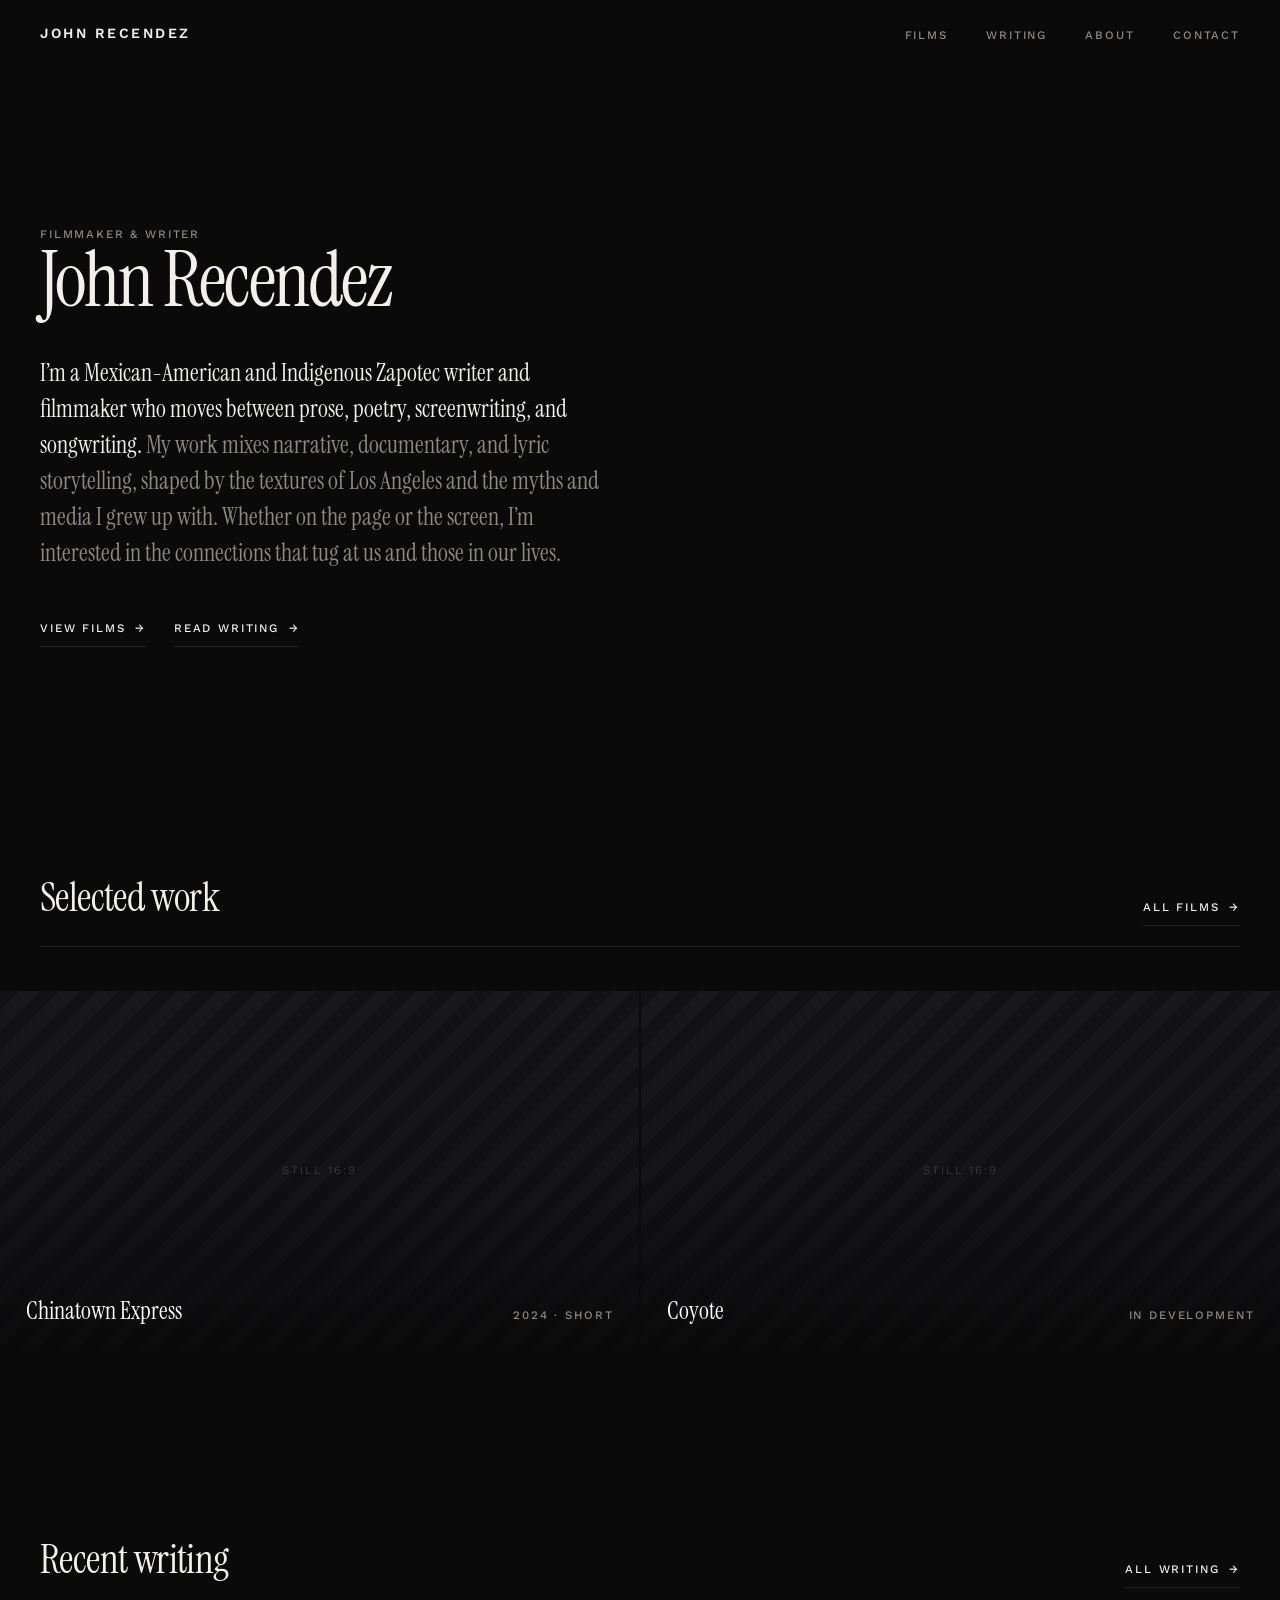
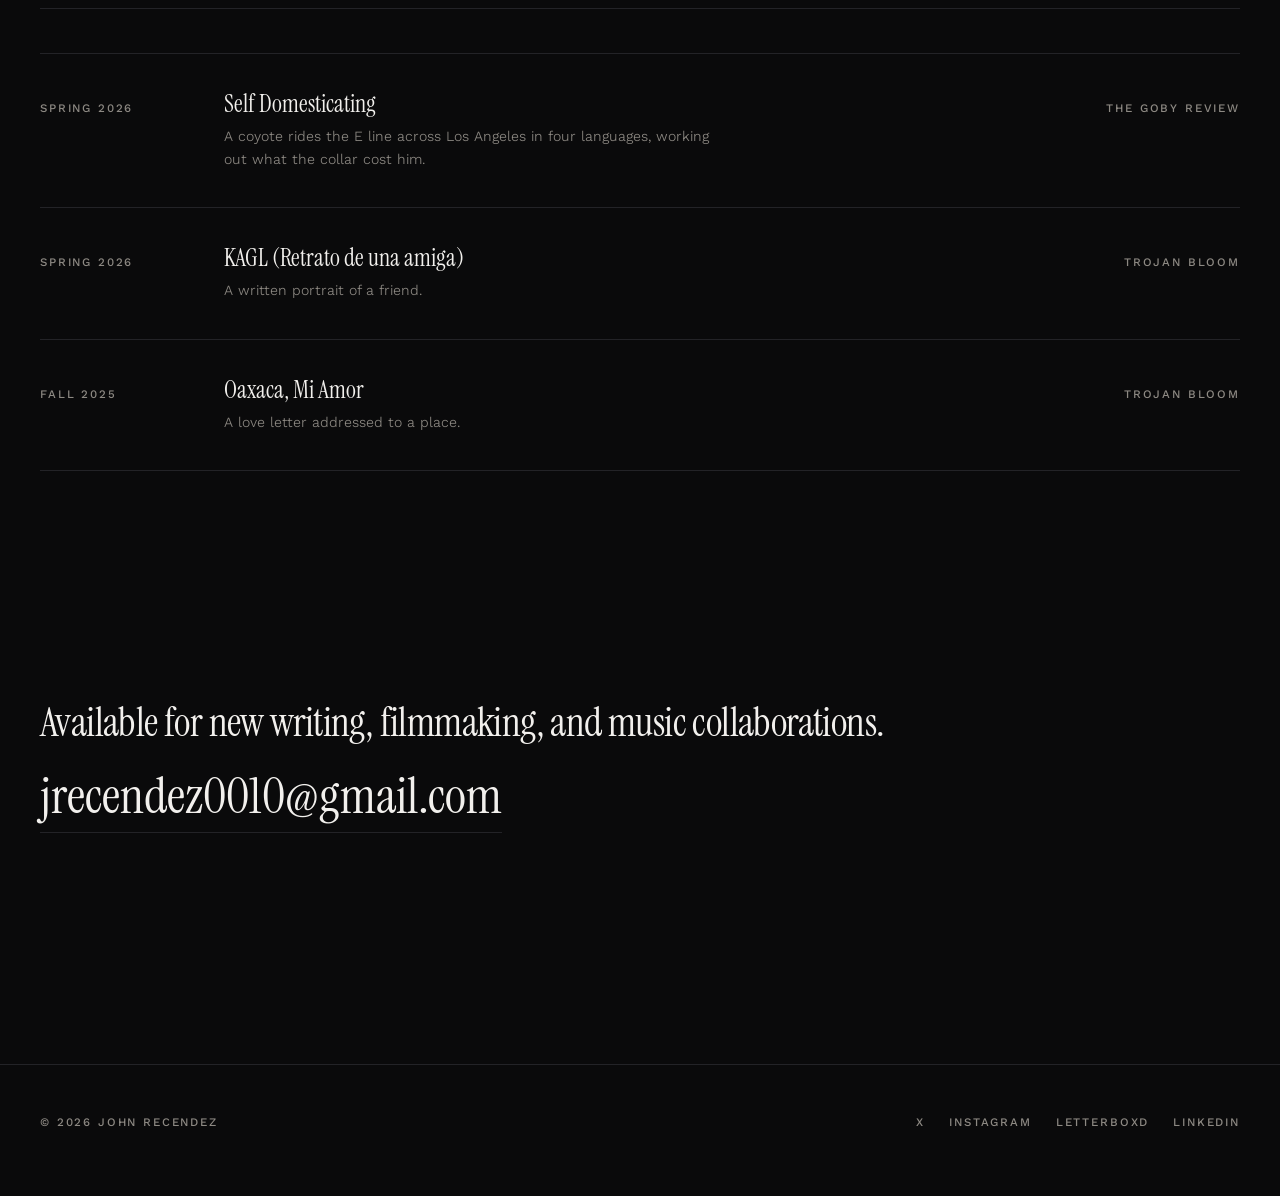
<file: index.html>
<!doctype html>
<html lang="en">
<head>
<meta charset="utf-8">
<meta name="viewport" content="width=device-width, initial-scale=1">

<title>John Recendez — Filmmaker &amp; Writer</title>
<meta name="description" content="John Recendez is a filmmaker and writer. Selected films, poems, and contact.">
<meta name="author" content="John Recendez">
<meta name="theme-color" content="#0a0a0b">

<meta property="og:type" content="website">
<meta property="og:title" content="John Recendez — Filmmaker &amp; Writer">
<meta property="og:description" content="Selected films, poems, and contact.">
<meta property="og:url" content="https://johnrecendez.github.io/John-Portfolio/">
<meta property="og:image" content="https://johnrecendez.github.io/John-Portfolio/assets/img/og.jpg">
<meta name="twitter:card" content="summary_large_image">
<link rel="canonical" href="https://johnrecendez.github.io/John-Portfolio/">

<link rel="icon" href="data:image/svg+xml,<svg xmlns='http://www.w3.org/2000/svg' viewBox='0 0 100 100'><rect width='100' height='100' fill='%230a0a0b'/><text x='50' y='72' font-size='64' font-family='Georgia,serif' fill='%23f2f0ed' text-anchor='middle'>R</text></svg>">

<link rel="preconnect" href="https://fonts.googleapis.com">
<link rel="preconnect" href="https://fonts.gstatic.com" crossorigin>
<link rel="stylesheet" href="https://fonts.googleapis.com/css2?family=Instrument+Serif:ital@0;1&family=Work+Sans:wght@300;400;500;600&display=swap">
<link rel="stylesheet" href="./assets/css/style.css">
</head>

<body>
<a class="skip-link" href="#main">Skip to content</a>

<header class="site-header">
  <nav class="nav wrap" aria-label="Primary">
    <a class="nav__brand" href="./">John Recendez</a>
    <button class="nav__toggle" type="button" aria-expanded="false" aria-controls="nav-menu">
      <span class="nav__toggle-bar" aria-hidden="true"></span>
      <span class="sr-only">Menu</span>
    </button>
    <ul class="nav__menu" id="nav-menu">
      <li><a href="./films.html">Films</a></li>
      <li><a href="./writing.html">Writing</a></li>
      <li><a href="./about.html">About</a></li>
      <li><a href="./about.html#contact">Contact</a></li>
    </ul>
  </nav>
</header>

<main id="main">

  <!-- ── HERO ───────────────────────────────────────────────── -->
  <section class="hero">
    <div class="wrap">
      <p class="label" data-reveal>Filmmaker &amp; Writer</p>
      <h1 class="hero__name" data-reveal>John Recendez</h1>
      <p class="hero__lede" data-reveal style="max-width:52ch">
        <em>I&rsquo;m a Mexican-American and Indigenous Zapotec writer and filmmaker
        who moves between prose, poetry, screenwriting, and songwriting.</em>
        My work mixes narrative, documentary, and lyric storytelling, shaped by
        the textures of Los Angeles and the myths and media I grew up with.
        Whether on the page or the screen, I&rsquo;m interested in the connections
        that tug at us and those in our lives.
      </p>
      <div class="hero__actions" data-reveal>
        <a class="arrow" href="./films.html">View films</a>
        <a class="arrow" href="./writing.html">Read writing</a>
      </div>
    </div>
  </section>

  <!-- ── SELECTED FILMS ─────────────────────────────────────── -->
  <section class="section section--tight" aria-labelledby="sel-title">
    <div class="wrap">
      <div class="section__head" data-reveal>
        <h2 class="section__title" id="sel-title">Selected work</h2>
        <a class="arrow" href="./films.html">All films</a>
      </div>
    </div>

    <!-- Full-bleed: intentionally outside .wrap -->
    <div class="film-grid film-grid--two" data-reveal>

      <!-- Add one <a> per film. Swap the placeholder for:
           <img src="./assets/img/films/still-name.jpg" alt="" loading="lazy" width="1600" height="900"> -->
      <a class="tile" href="./chinatown-express.html">
        <span class="tile__placeholder">Still 16:9</span>
        <span class="tile__scrim" aria-hidden="true"></span>
        <span class="tile__caption">
          <span class="tile__title">Chinatown Express</span>
          <span class="tile__meta label">2024 &middot; Short</span>
        </span>
      </a>

      <!-- Coyote: placeholder until the film is ready. Swap this <span> for
           <a class="tile" href="./coyote.html"> once it has a page. -->
      <span class="tile">
        <span class="tile__placeholder">Still 16:9</span>
        <span class="tile__scrim" aria-hidden="true"></span>
        <span class="tile__caption">
          <span class="tile__title">Coyote</span>
          <span class="tile__meta label">In development</span>
        </span>
      </span>

    </div>
  </section>

  <!-- ── RECENT WRITING ─────────────────────────────────────── -->
  <section class="section" aria-labelledby="wr-title">
    <div class="wrap">
      <div class="section__head" data-reveal>
        <h2 class="section__title" id="wr-title">Recent writing</h2>
        <a class="arrow" href="./writing.html">All writing</a>
      </div>

      <ul class="entries">
        <!-- EDIT: three most recent pieces; full list on writing.html -->
        <li data-reveal>
          <a class="entry" href="./writing/self-domesticating.html">
            <span class="label">Spring 2026</span>
            <span>
              <span class="entry__title">Self Domesticating</span>
              <span class="entry__excerpt">A coyote rides the E line across Los Angeles in four languages, working out what the collar cost him.</span>
            </span>
            <span class="entry__where label">The Goby Review</span>
          </a>
        </li>
        <li data-reveal>
          <a class="entry" href="./writing/kagl.html">
            <span class="label">Spring 2026</span>
            <span>
              <span class="entry__title">KAGL (Retrato de una amiga)</span>
              <span class="entry__excerpt">A written portrait of a friend.</span>
            </span>
            <span class="entry__where label">Trojan Bloom</span>
          </a>
        </li>
        <li data-reveal>
          <a class="entry" href="./writing/oaxaca-mi-amor.html">
            <span class="label">Fall 2025</span>
            <span>
              <span class="entry__title">Oaxaca, Mi Amor</span>
              <span class="entry__excerpt">A love letter addressed to a place.</span>
            </span>
            <span class="entry__where label">Trojan Bloom</span>
          </a>
        </li>
      </ul>
    </div>
  </section>

  <!-- ── CONTACT ────────────────────────────────────────────── -->
  <section class="section" id="contact" aria-labelledby="ct-title">
    <div class="wrap">
      <h2 class="section__title" id="ct-title" data-reveal style="margin-bottom:1.5rem">Available for new writing, filmmaking, and music collaborations.</h2>
      <p data-reveal>
        <a class="contact-email" href="mailto:jrecendez0010@gmail.com">jrecendez0010@gmail.com</a>
      </p>
    </div>
  </section>

</main>

<footer class="site-footer">
  <div class="wrap site-footer__inner">
    <p class="label">&copy; <span data-year>2026</span> John Recendez</p>
    <ul class="social label">
      <li><a href="https://x.com/guseofname" rel="me noopener" target="_blank">X</a></li>
      <li><a href="https://www.instagram.com/jjohner_" rel="me noopener" target="_blank">Instagram</a></li>
      <li><a href="https://letterboxd.com/johner_/" rel="me noopener" target="_blank">Letterboxd</a></li>
      <li><a href="https://www.linkedin.com/in/john-recendez/" rel="me noopener" target="_blank">LinkedIn</a></li>
    </ul>
  </div>
</footer>

<script src="./assets/js/main.js" defer></script>
</body>
</html>
</file>
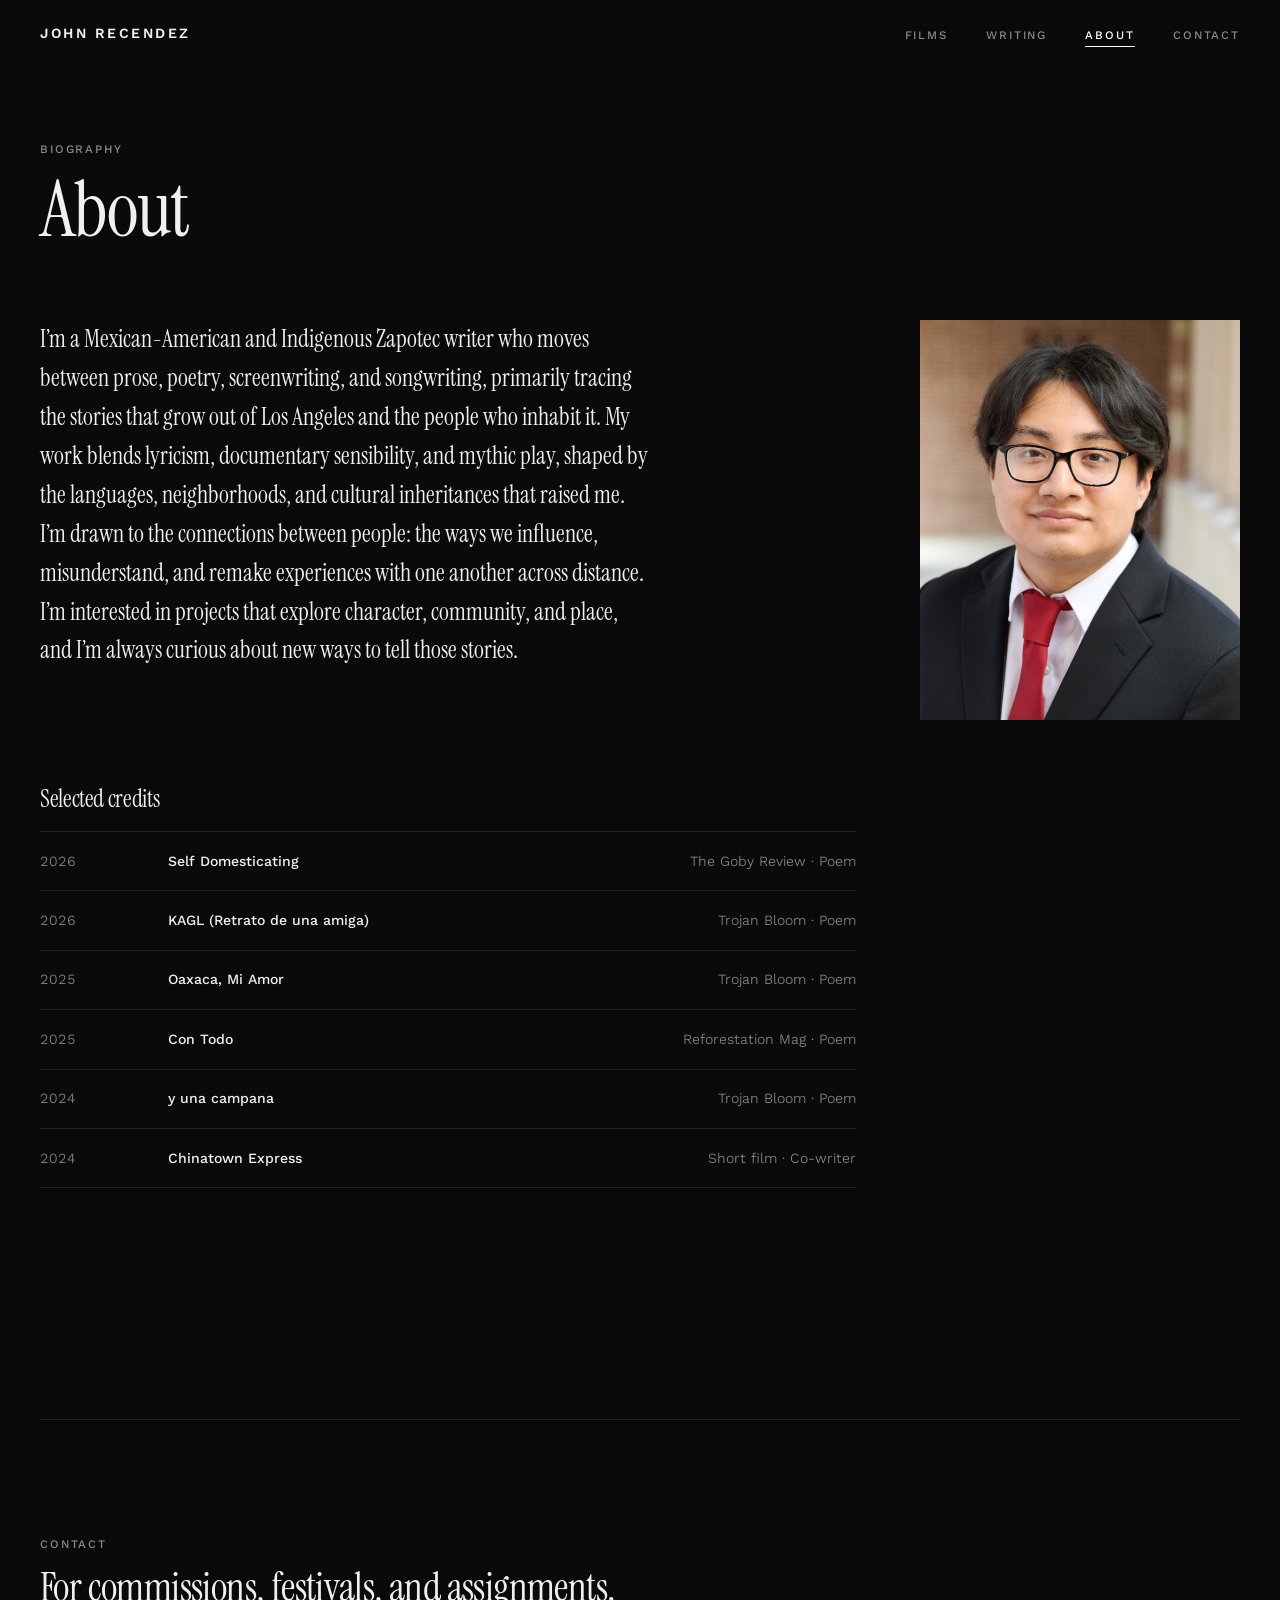
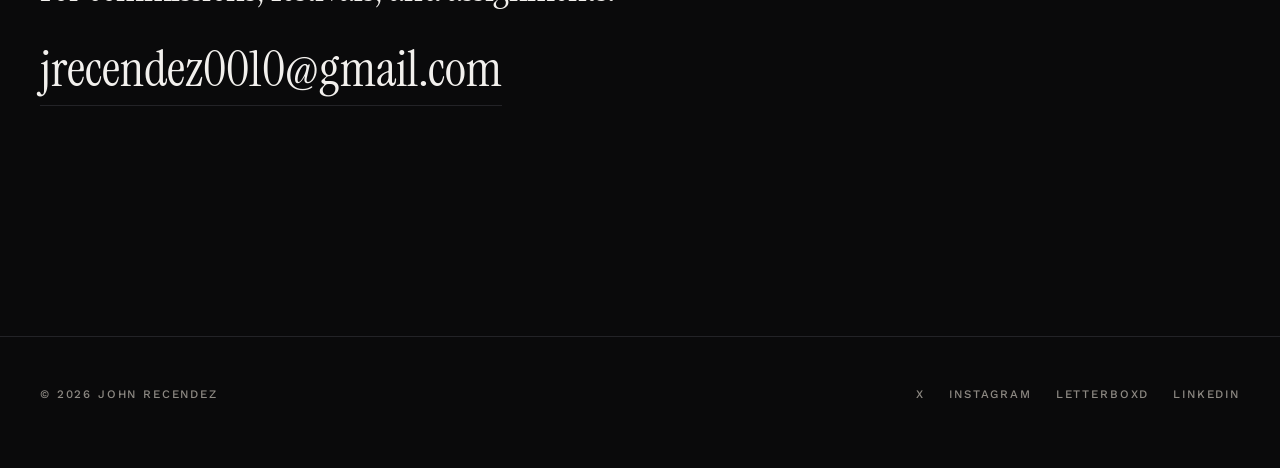
<file: about.html>
<!doctype html>
<html lang="en">
<head>
<meta charset="utf-8">
<meta name="viewport" content="width=device-width, initial-scale=1">

<title>About — John Recendez</title>
<meta name="description" content="About John Recendez — filmmaker and writer. Biography, credits, and contact.">
<meta name="theme-color" content="#0a0a0b">
<meta property="og:type" content="profile">
<meta property="og:title" content="About — John Recendez">
<meta property="og:description" content="Biography, credits, and contact.">
<meta property="og:url" content="https://johnrecendez.github.io/John-Portfolio/about.html">
<meta property="og:image" content="https://johnrecendez.github.io/John-Portfolio/assets/img/og.jpg">
<meta name="twitter:card" content="summary_large_image">
<link rel="canonical" href="https://johnrecendez.github.io/John-Portfolio/about.html">

<link rel="icon" href="data:image/svg+xml,<svg xmlns='http://www.w3.org/2000/svg' viewBox='0 0 100 100'><rect width='100' height='100' fill='%230a0a0b'/><text x='50' y='72' font-size='64' font-family='Georgia,serif' fill='%23f2f0ed' text-anchor='middle'>R</text></svg>">
<link rel="preconnect" href="https://fonts.googleapis.com">
<link rel="preconnect" href="https://fonts.gstatic.com" crossorigin>
<link rel="stylesheet" href="https://fonts.googleapis.com/css2?family=Instrument+Serif:ital@0;1&family=Work+Sans:wght@300;400;500;600&display=swap">
<link rel="stylesheet" href="./assets/css/style.css">
</head>

<body>
<a class="skip-link" href="#main">Skip to content</a>

<header class="site-header">
  <nav class="nav wrap" aria-label="Primary">
    <a class="nav__brand" href="./">John Recendez</a>
    <button class="nav__toggle" type="button" aria-expanded="false" aria-controls="nav-menu">
      <span class="nav__toggle-bar" aria-hidden="true"></span>
      <span class="sr-only">Menu</span>
    </button>
    <ul class="nav__menu" id="nav-menu">
      <li><a href="./films.html">Films</a></li>
      <li><a href="./writing.html">Writing</a></li>
      <li><a href="./about.html" aria-current="page">About</a></li>
      <li><a href="#contact">Contact</a></li>
    </ul>
  </nav>
</header>

<main id="main">

  <section class="section section--tight">
    <div class="wrap">
      <p class="label" data-reveal>Biography</p>
      <h1 class="section__title" data-reveal style="font-size:var(--step-3);line-height:1;margin-top:.75rem">About</h1>
    </div>
  </section>

  <section class="section" style="padding-top:0">
    <div class="wrap about">

      <div data-reveal>
        <div class="prose" style="max-width:var(--measure)">
          <p>
            I&rsquo;m a Mexican-American and Indigenous Zapotec writer who moves between
            prose, poetry, screenwriting, and songwriting, primarily tracing the
            stories that grow out of Los Angeles and the people who inhabit it. My
            work blends lyricism, documentary sensibility, and mythic play, shaped
            by the languages, neighborhoods, and cultural inheritances that raised
            me. I&rsquo;m drawn to the connections between people: the ways we influence,
            misunderstand, and remake experiences with one another across distance.
            I&rsquo;m interested in projects that explore character, community, and place,
            and I&rsquo;m always curious about new ways to tell those stories.
          </p>
        </div>

        <h2 class="section__title" style="font-size:var(--step-1);margin:var(--section-y) 0 0">Selected credits</h2>
        <dl class="cv" style="margin-top:1.25rem">
          <!-- One row per credit: Year · What · Role/Note.
               Rows with no year are undated on the site; fill them in as they land. -->
          <div class="cv__row">
            <dt class="cv__year">2026</dt>
            <dd><strong style="font-weight:500">Self Domesticating</strong></dd>
            <dd class="cv__note">The Goby Review &middot; Poem</dd>
          </div>
          <div class="cv__row">
            <dt class="cv__year">2026</dt>
            <dd><strong style="font-weight:500">KAGL (Retrato de una amiga)</strong></dd>
            <dd class="cv__note">Trojan Bloom &middot; Poem</dd>
          </div>
          <div class="cv__row">
            <dt class="cv__year">2025</dt>
            <dd><strong style="font-weight:500">Oaxaca, Mi Amor</strong></dd>
            <dd class="cv__note">Trojan Bloom &middot; Poem</dd>
          </div>
          <div class="cv__row">
            <dt class="cv__year">2025</dt>
            <dd><strong style="font-weight:500">Con Todo</strong></dd>
            <dd class="cv__note">Reforestation Mag &middot; Poem</dd>
          </div>
          <div class="cv__row">
            <dt class="cv__year">2024</dt>
            <dd><strong style="font-weight:500">y una campana</strong></dd>
            <dd class="cv__note">Trojan Bloom &middot; Poem</dd>
          </div>
          <div class="cv__row">
            <dt class="cv__year">2024</dt>
            <dd><strong style="font-weight:500">Chinatown Express</strong></dd>
            <dd class="cv__note">Short film &middot; Co-writer</dd>
          </div>
        </dl>
        <!-- Drop a PDF at assets/resume.pdf and uncomment to offer it:
        <p style="margin-top:2.5rem">
          <a class="arrow" href="./assets/resume.pdf">Download full CV</a>
        </p>
        -->
      </div>

      <aside data-reveal>
        <div class="about__portrait">
          <!-- Source is square; the 4:5 frame crops the sides via object-fit. -->
          <img src="./assets/img/portrait.jpg" alt="Portrait of John Recendez"
               width="800" height="800">
        </div>
        <!-- <p class="label" style="margin-top:1rem">Photo &mdash; Name</p> -->
      </aside>

    </div>
  </section>

  <!-- ── CONTACT ────────────────────────────────────────────── -->
  <section class="section" id="contact" aria-labelledby="ct-title">
    <div class="wrap">
      <hr class="rule" style="margin-bottom:var(--section-y)">
      <p class="label" data-reveal>Contact</p>
      <h2 class="section__title" id="ct-title" data-reveal style="margin:.75rem 0 2rem">
        For commissions, festivals, and assignments.
      </h2>
      <p data-reveal>
        <a class="contact-email" href="mailto:jrecendez0010@gmail.com">jrecendez0010@gmail.com</a>
      </p>
    </div>
  </section>

</main>

<footer class="site-footer">
  <div class="wrap site-footer__inner">
    <p class="label">&copy; <span data-year>2026</span> John Recendez</p>
    <ul class="social label">
      <li><a href="https://x.com/guseofname" rel="me noopener" target="_blank">X</a></li>
      <li><a href="https://www.instagram.com/jjohner_" rel="me noopener" target="_blank">Instagram</a></li>
      <li><a href="https://letterboxd.com/johner_/" rel="me noopener" target="_blank">Letterboxd</a></li>
      <li><a href="https://www.linkedin.com/in/john-recendez/" rel="me noopener" target="_blank">LinkedIn</a></li>
    </ul>
  </div>
</footer>

<script src="./assets/js/main.js" defer></script>
</body>
</html>
</file>
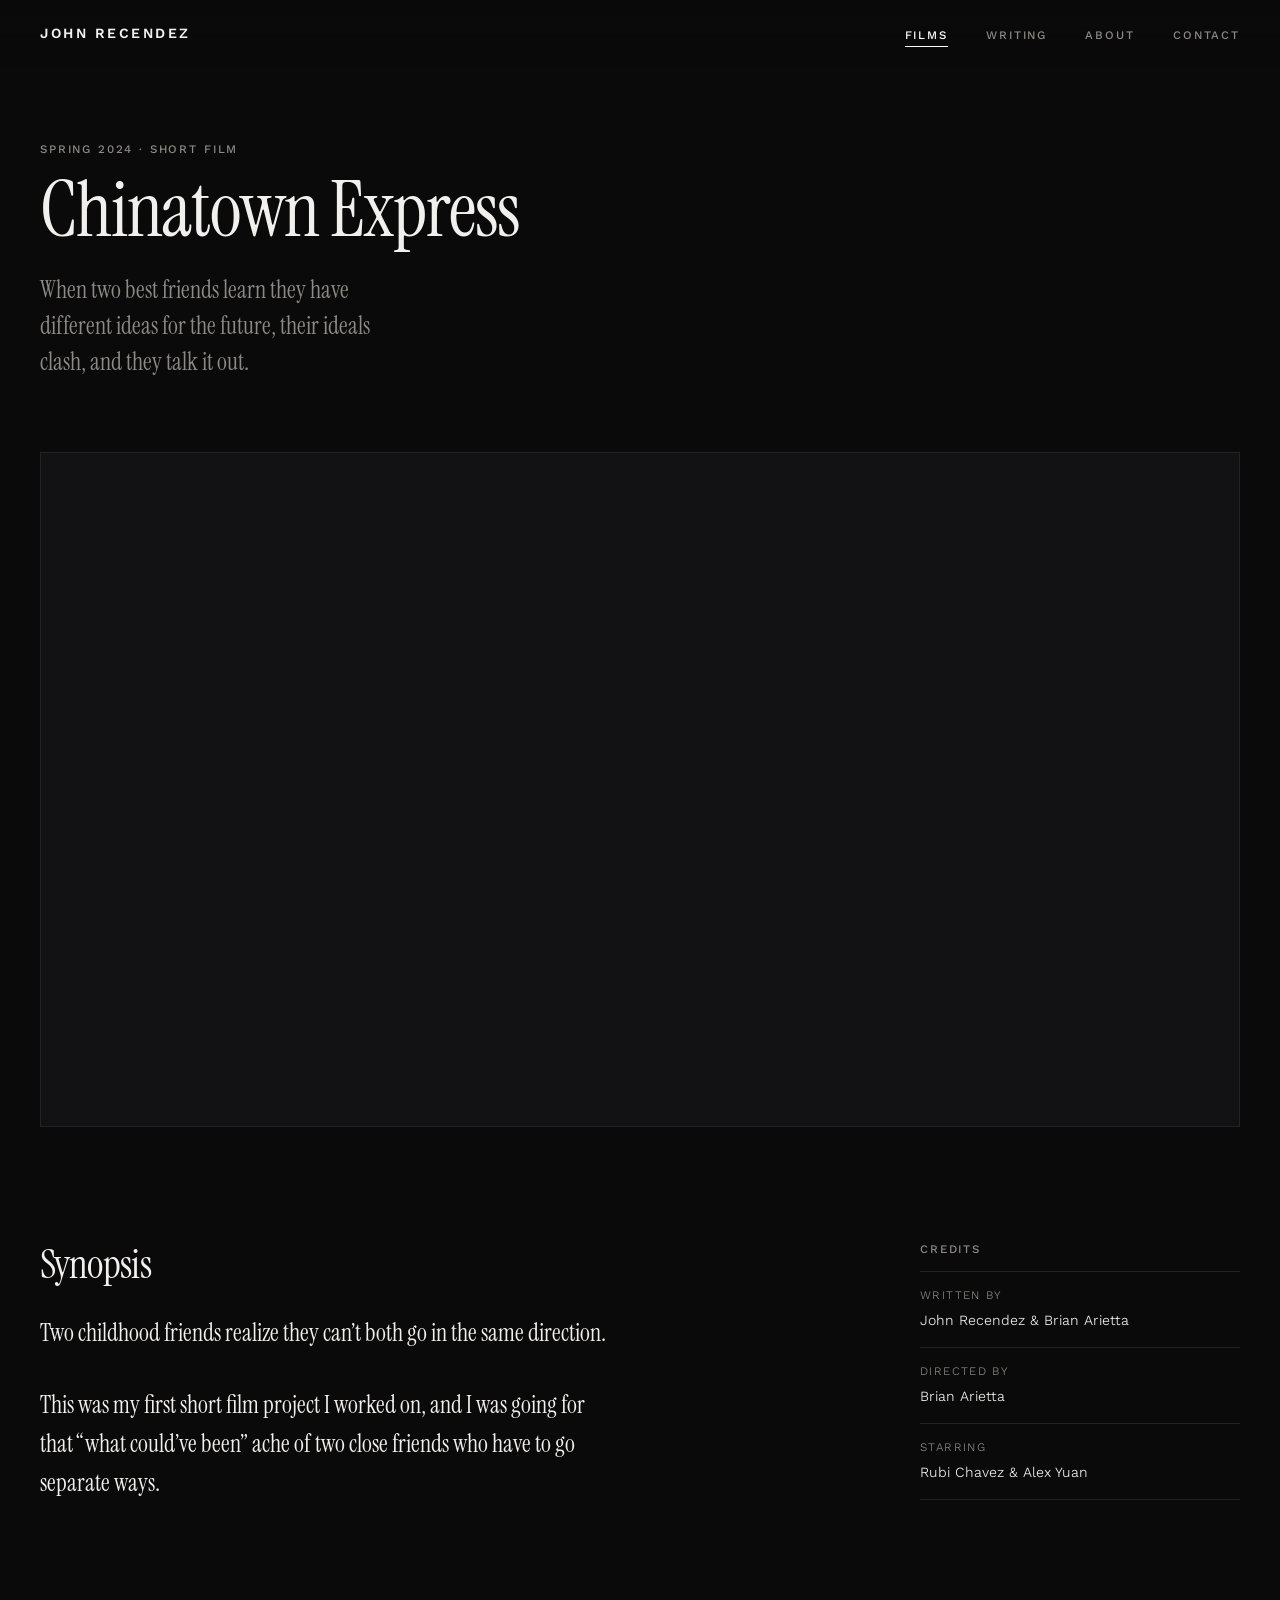
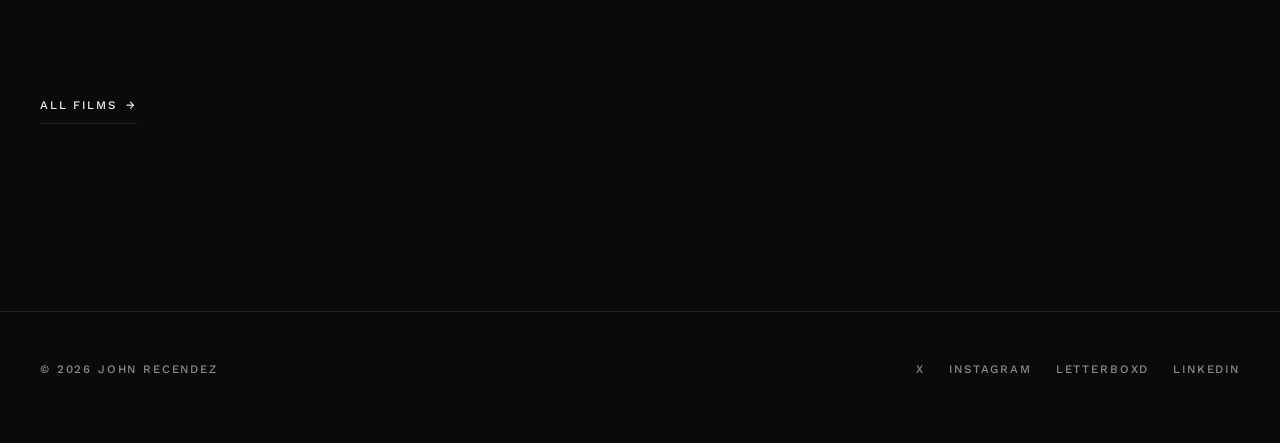
<file: chinatown-express.html>
<!doctype html>
<html lang="en">
<head>
<meta charset="utf-8">
<meta name="viewport" content="width=device-width, initial-scale=1">

<title>Chinatown Express — John Recendez</title>
<meta name="description" content="Chinatown Express (2024), a short film written by John Recendez and Brian Arietta, directed by Brian Arietta.">
<meta name="theme-color" content="#0a0a0b">
<meta property="og:type" content="video.movie">
<meta property="og:title" content="Chinatown Express — John Recendez">
<meta property="og:description" content="When two best friends learn they have different ideas for the future, their ideals clash, and they talk it out.">
<meta property="og:url" content="https://johnrecendez.github.io/John-Portfolio/chinatown-express.html">
<meta property="og:image" content="https://johnrecendez.github.io/John-Portfolio/assets/img/og.jpg"><!-- swap for this film's still once one exists -->
<meta name="twitter:card" content="summary_large_image">
<link rel="canonical" href="https://johnrecendez.github.io/John-Portfolio/chinatown-express.html">

<link rel="icon" href="data:image/svg+xml,<svg xmlns='http://www.w3.org/2000/svg' viewBox='0 0 100 100'><rect width='100' height='100' fill='%230a0a0b'/><text x='50' y='72' font-size='64' font-family='Georgia,serif' fill='%23f2f0ed' text-anchor='middle'>R</text></svg>">
<link rel="preconnect" href="https://fonts.googleapis.com">
<link rel="preconnect" href="https://fonts.gstatic.com" crossorigin>
<link rel="stylesheet" href="https://fonts.googleapis.com/css2?family=Instrument+Serif:ital@0;1&family=Work+Sans:wght@300;400;500;600&display=swap">
<link rel="stylesheet" href="./assets/css/style.css">
</head>

<body>
<a class="skip-link" href="#main">Skip to content</a>

<header class="site-header">
  <nav class="nav wrap" aria-label="Primary">
    <a class="nav__brand" href="./">John Recendez</a>
    <button class="nav__toggle" type="button" aria-expanded="false" aria-controls="nav-menu">
      <span class="nav__toggle-bar" aria-hidden="true"></span>
      <span class="sr-only">Menu</span>
    </button>
    <ul class="nav__menu" id="nav-menu">
      <li><a href="./films.html" aria-current="page">Films</a></li>
      <li><a href="./writing.html">Writing</a></li>
      <li><a href="./about.html">About</a></li>
      <li><a href="./about.html#contact">Contact</a></li>
    </ul>
  </nav>
</header>

<main id="main">

  <!-- No hero still yet. Drop a 21:9 image in assets/img/films/ and uncomment:
  <div class="film-hero__still">
    <img src="./assets/img/films/chinatown-express-hero.jpg" alt="" width="2100" height="900">
  </div>
  -->

  <section class="section section--tight">
    <div class="wrap">
      <p class="label" data-reveal>Spring 2024 &middot; Short Film</p><!-- add runtime here once confirmed -->
      <h1 data-reveal style="font-family:var(--serif);font-size:var(--step-3);line-height:1;margin-top:.75rem">
        Chinatown Express
      </h1>
      <p class="hero__lede" data-reveal style="margin-top:1.5rem">
        When two best friends learn they have different ideas for the future,
        their ideals clash, and they talk it out.
      </p>
    </div>
  </section>

  <!-- ── PLAYER ─────────────────────────────────────────────── -->
  <section class="section" style="padding-top:0">
    <div class="wrap">
      <div class="embed" data-reveal>
        <iframe src="https://www.youtube-nocookie.com/embed/2XXYaEnXWBc"
                title="Chinatown Express — short film"
                allow="accelerometer; clipboard-write; encrypted-media; picture-in-picture"
                allowfullscreen></iframe>
      </div>
    </div>
  </section>

  <!-- ── SYNOPSIS + CREDITS ─────────────────────────────────── -->
  <section class="section" style="padding-top:0">
    <div class="wrap about">

      <div class="prose" data-reveal style="max-width:var(--measure)">
        <h2 style="margin-top:0;font-size:var(--step-2)">Synopsis</h2>
        <p>
          Two childhood friends realize they can&rsquo;t both go in the same direction.
        </p>
        <p>
          This was my first short film project I worked on, and I was going for
          that &ldquo;what could&rsquo;ve been&rdquo; ache of two close friends who have to go
          separate ways.
        </p>
      </div>

      <aside data-reveal>
        <h2 class="label" style="margin-bottom:1rem">Credits</h2>
        <dl class="credits">
          <div class="credit"><dt>Written by</dt><dd>John Recendez &amp; Brian Arietta</dd></div>
          <div class="credit"><dt>Directed by</dt><dd>Brian Arietta</dd></div>
          <div class="credit"><dt>Starring</dt><dd>Rubi Chavez &amp; Alex Yuan</dd></div>
        </dl>
      </aside>

    </div>
  </section>

  <section class="section--tight">
    <div class="wrap">
      <a class="arrow" href="./films.html">All films</a>
    </div>
  </section>

</main>

<footer class="site-footer">
  <div class="wrap site-footer__inner">
    <p class="label">&copy; <span data-year>2026</span> John Recendez</p>
    <ul class="social label">
      <li><a href="https://x.com/guseofname" rel="me noopener" target="_blank">X</a></li>
      <li><a href="https://www.instagram.com/jjohner_" rel="me noopener" target="_blank">Instagram</a></li>
      <li><a href="https://letterboxd.com/johner_/" rel="me noopener" target="_blank">Letterboxd</a></li>
      <li><a href="https://www.linkedin.com/in/john-recendez/" rel="me noopener" target="_blank">LinkedIn</a></li>
    </ul>
  </div>
</footer>

<script src="./assets/js/main.js" defer></script>
</body>
</html>
</file>
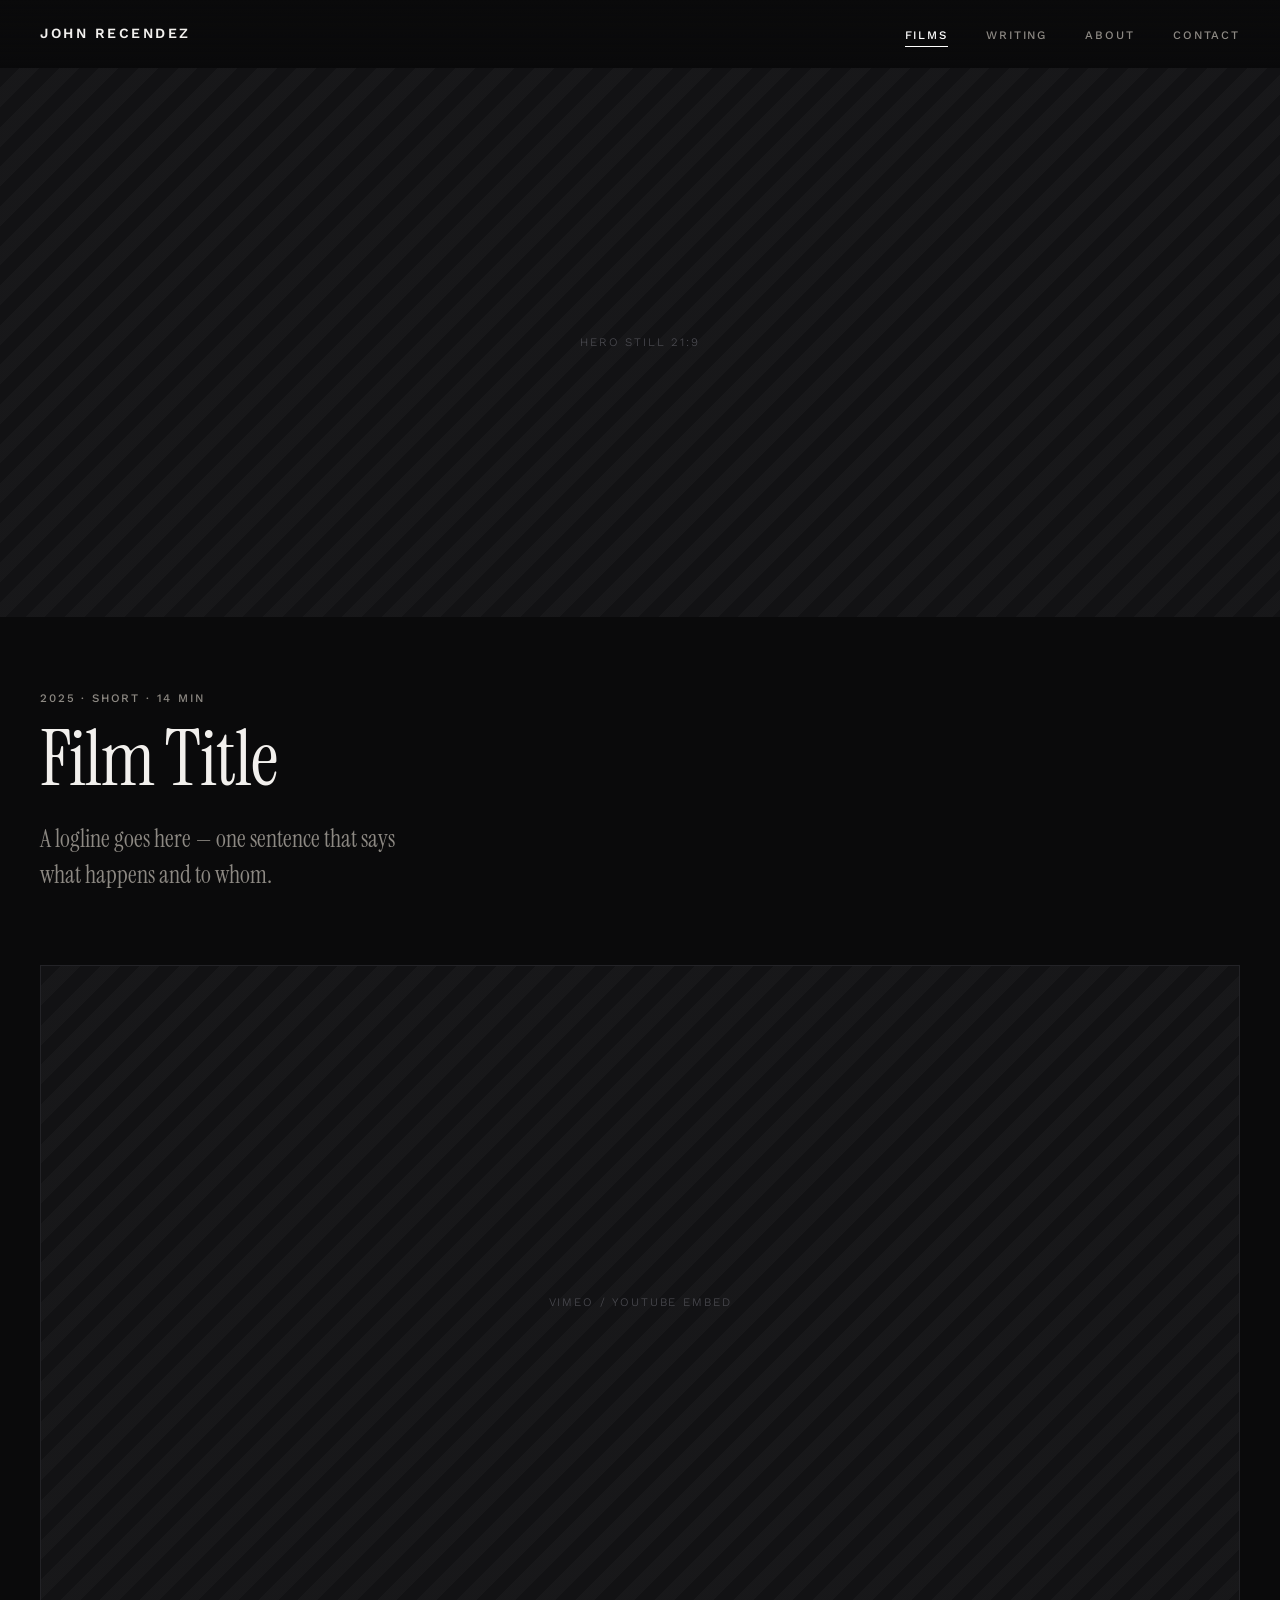
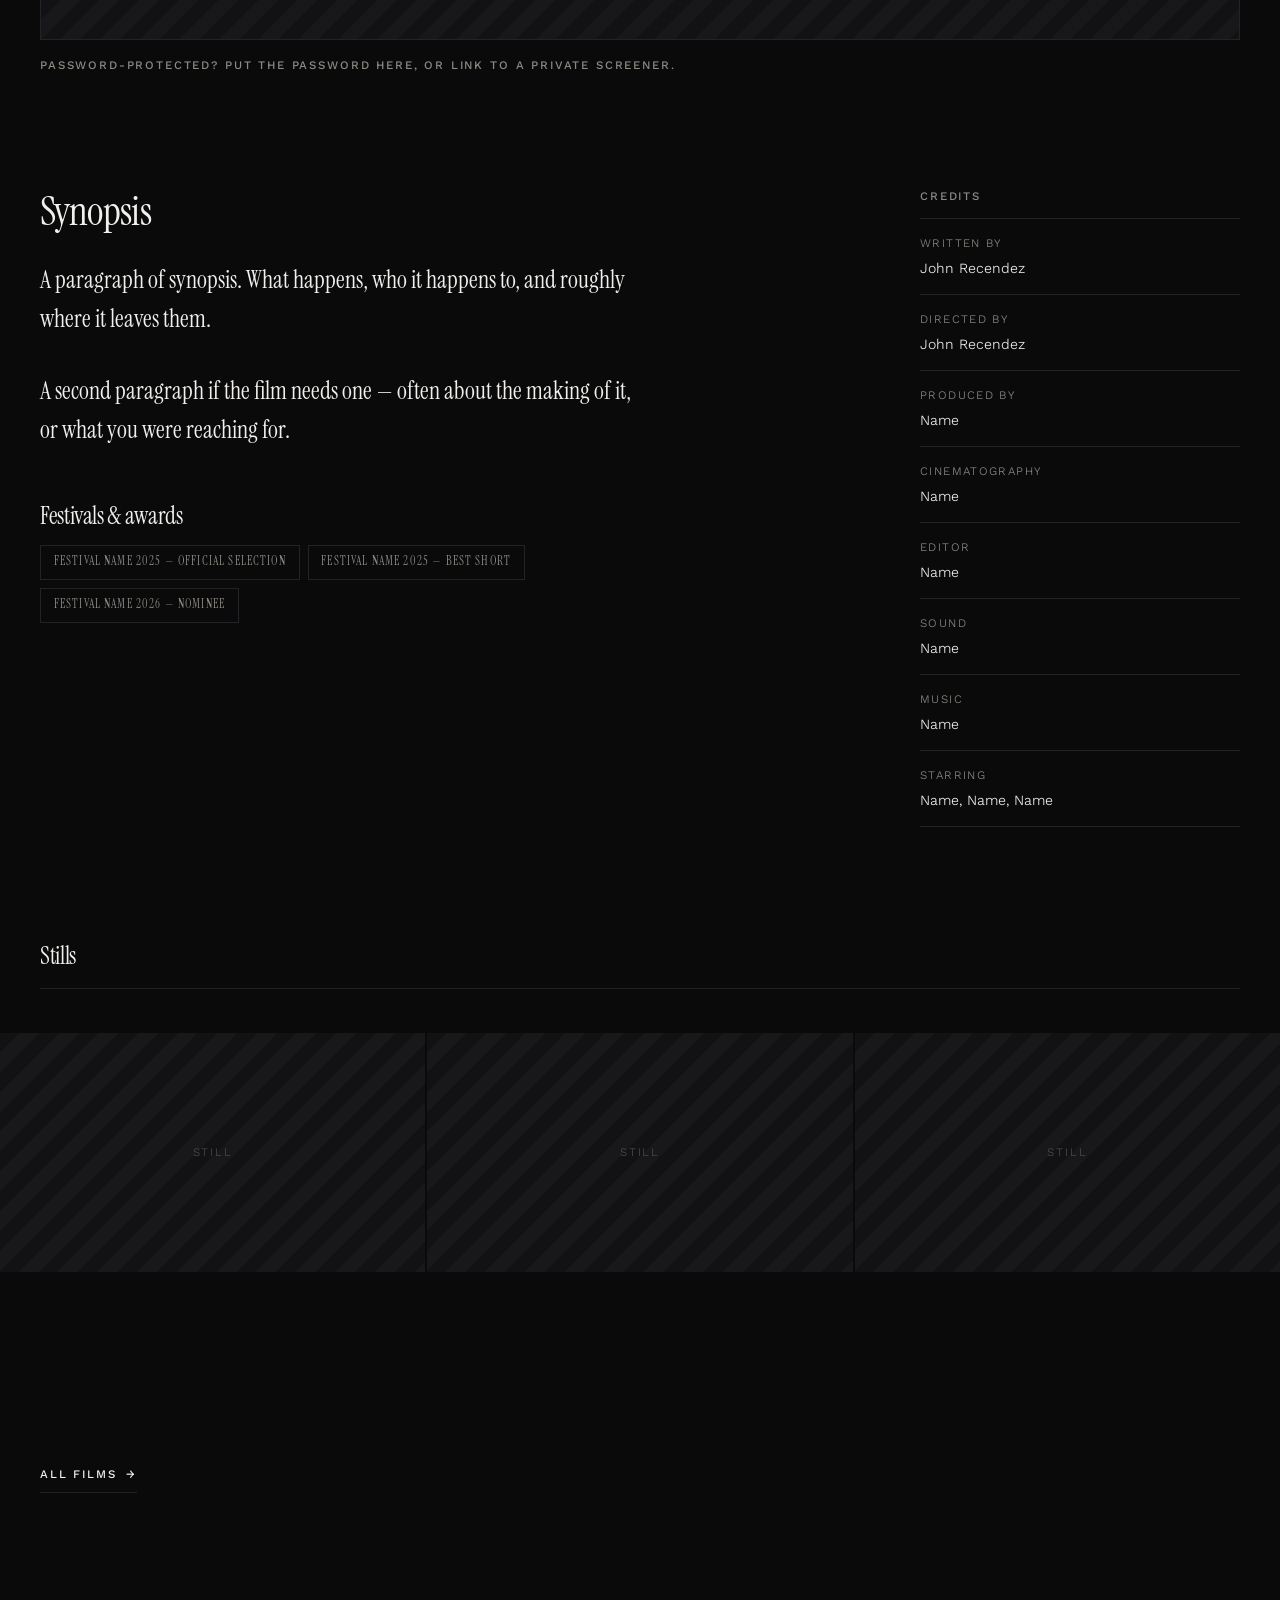
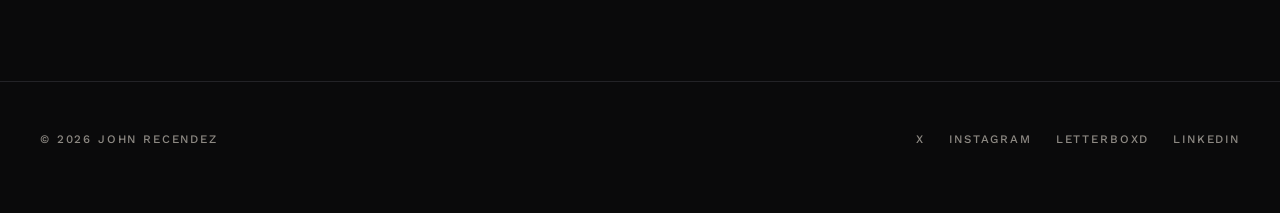
<file: film-template.html>
<!doctype html>
<html lang="en">
<head>
<meta charset="utf-8">
<meta name="viewport" content="width=device-width, initial-scale=1">

<!-- ============================================================
     FILM PAGE TEMPLATE
     Copy this file once per film — e.g. films/the-quiet-part.html —
     then replace every EDIT: marker. Keep the file name url-safe.
     ============================================================ -->

<title>Film Title — John Recendez</title><!-- EDIT -->
<meta name="description" content="Film Title (2025), a short film written and directed by John Recendez."><!-- EDIT -->
<meta name="theme-color" content="#0a0a0b">
<meta property="og:type" content="video.movie">
<meta property="og:title" content="Film Title — John Recendez"><!-- EDIT -->
<meta property="og:description" content="A short film written and directed by John Recendez."><!-- EDIT -->
<meta property="og:url" content="https://johnrecendez.github.io/John-Portfolio/film-template.html"><!-- EDIT -->
<meta property="og:image" content="https://johnrecendez.github.io/John-Portfolio/assets/img/og.jpg"><!-- EDIT: this film's still -->
<meta name="twitter:card" content="summary_large_image">
<link rel="canonical" href="https://johnrecendez.github.io/John-Portfolio/film-template.html"><!-- EDIT -->

<link rel="icon" href="data:image/svg+xml,<svg xmlns='http://www.w3.org/2000/svg' viewBox='0 0 100 100'><rect width='100' height='100' fill='%230a0a0b'/><text x='50' y='72' font-size='64' font-family='Georgia,serif' fill='%23f2f0ed' text-anchor='middle'>R</text></svg>">
<link rel="preconnect" href="https://fonts.googleapis.com">
<link rel="preconnect" href="https://fonts.gstatic.com" crossorigin>
<link rel="stylesheet" href="https://fonts.googleapis.com/css2?family=Instrument+Serif:ital@0;1&family=Work+Sans:wght@300;400;500;600&display=swap">
<link rel="stylesheet" href="./assets/css/style.css">
</head>

<body>
<a class="skip-link" href="#main">Skip to content</a>

<header class="site-header">
  <nav class="nav wrap" aria-label="Primary">
    <a class="nav__brand" href="./">John Recendez</a>
    <button class="nav__toggle" type="button" aria-expanded="false" aria-controls="nav-menu">
      <span class="nav__toggle-bar" aria-hidden="true"></span>
      <span class="sr-only">Menu</span>
    </button>
    <ul class="nav__menu" id="nav-menu">
      <li><a href="./films.html" aria-current="page">Films</a></li>
      <li><a href="./writing.html">Writing</a></li>
      <li><a href="./about.html">About</a></li>
      <li><a href="./about.html#contact">Contact</a></li>
    </ul>
  </nav>
</header>

<main id="main">

  <!-- ── HERO STILL — full-bleed, 21:9 ──────────────────────── -->
  <div class="film-hero__still">
    <!-- EDIT: <img src="./assets/img/films/title-hero.jpg" alt="" width="2100" height="900"> -->
    <span class="tile__placeholder">Hero still 21:9</span>
  </div>

  <section class="section section--tight">
    <div class="wrap">
      <p class="label" data-reveal>2025 · Short · 14 min</p><!-- EDIT -->
      <h1 data-reveal style="font-family:var(--serif);font-size:var(--step-3);line-height:1;margin-top:.75rem">
        Film Title<!-- EDIT -->
      </h1>
      <p class="hero__lede" data-reveal style="margin-top:1.5rem">
        <!-- EDIT: the logline. One sentence. -->
        A logline goes here — one sentence that says what happens and to whom.
      </p>
    </div>
  </section>

  <!-- ── PLAYER ─────────────────────────────────────────────── -->
  <section class="section" style="padding-top:0">
    <div class="wrap">
      <div class="embed" data-reveal>
        <!-- EDIT: paste the Vimeo or YouTube embed. Keep title= for screen readers.
             Vimeo:  <iframe src="https://player.vimeo.com/video/VIDEO_ID" title="Film Title" allow="autoplay; fullscreen; picture-in-picture" allowfullscreen></iframe>
             YouTube: <iframe src="https://www.youtube-nocookie.com/embed/VIDEO_ID" title="Film Title" allow="accelerometer; clipboard-write; encrypted-media; picture-in-picture" allowfullscreen></iframe>
             Until then, the placeholder below stands in. -->
        <span class="tile__placeholder">Vimeo / YouTube embed</span>
      </div>
      <p class="label" data-reveal style="margin-top:1rem">
        Password-protected? Put the password here, or link to a private screener.
      </p>
    </div>
  </section>

  <!-- ── SYNOPSIS + CREDITS ─────────────────────────────────── -->
  <section class="section" style="padding-top:0">
    <div class="wrap about">

      <div class="prose" data-reveal style="max-width:var(--measure)">
        <h2 style="margin-top:0;font-size:var(--step-2)">Synopsis</h2>
        <p>
          <!-- EDIT: two or three paragraphs. What the film is about, and what
               you were after. Resist explaining it. -->
          A paragraph of synopsis. What happens, who it happens to, and roughly
          where it leaves them.
        </p>
        <p>
          A second paragraph if the film needs one — often about the making of
          it, or what you were reaching for.
        </p>

        <h2 style="font-size:var(--step-1)">Festivals &amp; awards</h2>
        <ul class="laurels" style="margin-top:1rem">
          <!-- EDIT: one <li> per selection; delete the section if empty -->
          <li>Festival Name 2025 — Official Selection</li>
          <li>Festival Name 2025 — Best Short</li>
          <li>Festival Name 2026 — Nominee</li>
        </ul>
      </div>

      <aside data-reveal>
        <h2 class="label" style="margin-bottom:1rem">Credits</h2>
        <dl class="credits">
          <!-- EDIT: one block per credit line -->
          <div class="credit"><dt>Written by</dt><dd>John Recendez</dd></div>
          <div class="credit"><dt>Directed by</dt><dd>John Recendez</dd></div>
          <div class="credit"><dt>Produced by</dt><dd>Name</dd></div>
          <div class="credit"><dt>Cinematography</dt><dd>Name</dd></div>
          <div class="credit"><dt>Editor</dt><dd>Name</dd></div>
          <div class="credit"><dt>Sound</dt><dd>Name</dd></div>
          <div class="credit"><dt>Music</dt><dd>Name</dd></div>
          <div class="credit"><dt>Starring</dt><dd>Name, Name, Name</dd></div>
        </dl>
      </aside>

    </div>
  </section>

  <!-- ── STILLS ─────────────────────────────────────────────── -->
  <section class="section" style="padding-top:0">
    <div class="wrap">
      <div class="section__head" data-reveal>
        <h2 class="section__title" style="font-size:var(--step-1)">Stills</h2>
      </div>
    </div>
    <div class="film-grid" data-reveal>
      <!-- EDIT: replace each with <img src="..." alt="" loading="lazy"> inside .tile -->
      <span class="tile"><span class="tile__placeholder">Still</span></span>
      <span class="tile"><span class="tile__placeholder">Still</span></span>
      <span class="tile"><span class="tile__placeholder">Still</span></span>
    </div>
  </section>

  <section class="section--tight">
    <div class="wrap">
      <a class="arrow" href="./films.html">All films</a>
    </div>
  </section>

</main>

<footer class="site-footer">
  <div class="wrap site-footer__inner">
    <p class="label">&copy; <span data-year>2026</span> John Recendez</p>
    <ul class="social label">
      <li><a href="https://x.com/guseofname" rel="me noopener" target="_blank">X</a></li>
      <li><a href="https://www.instagram.com/jjohner_" rel="me noopener" target="_blank">Instagram</a></li>
      <li><a href="https://letterboxd.com/johner_/" rel="me noopener" target="_blank">Letterboxd</a></li>
      <li><a href="https://www.linkedin.com/in/john-recendez/" rel="me noopener" target="_blank">LinkedIn</a></li>
    </ul>
  </div>
</footer>

<script src="./assets/js/main.js" defer></script>
</body>
</html>
</file>
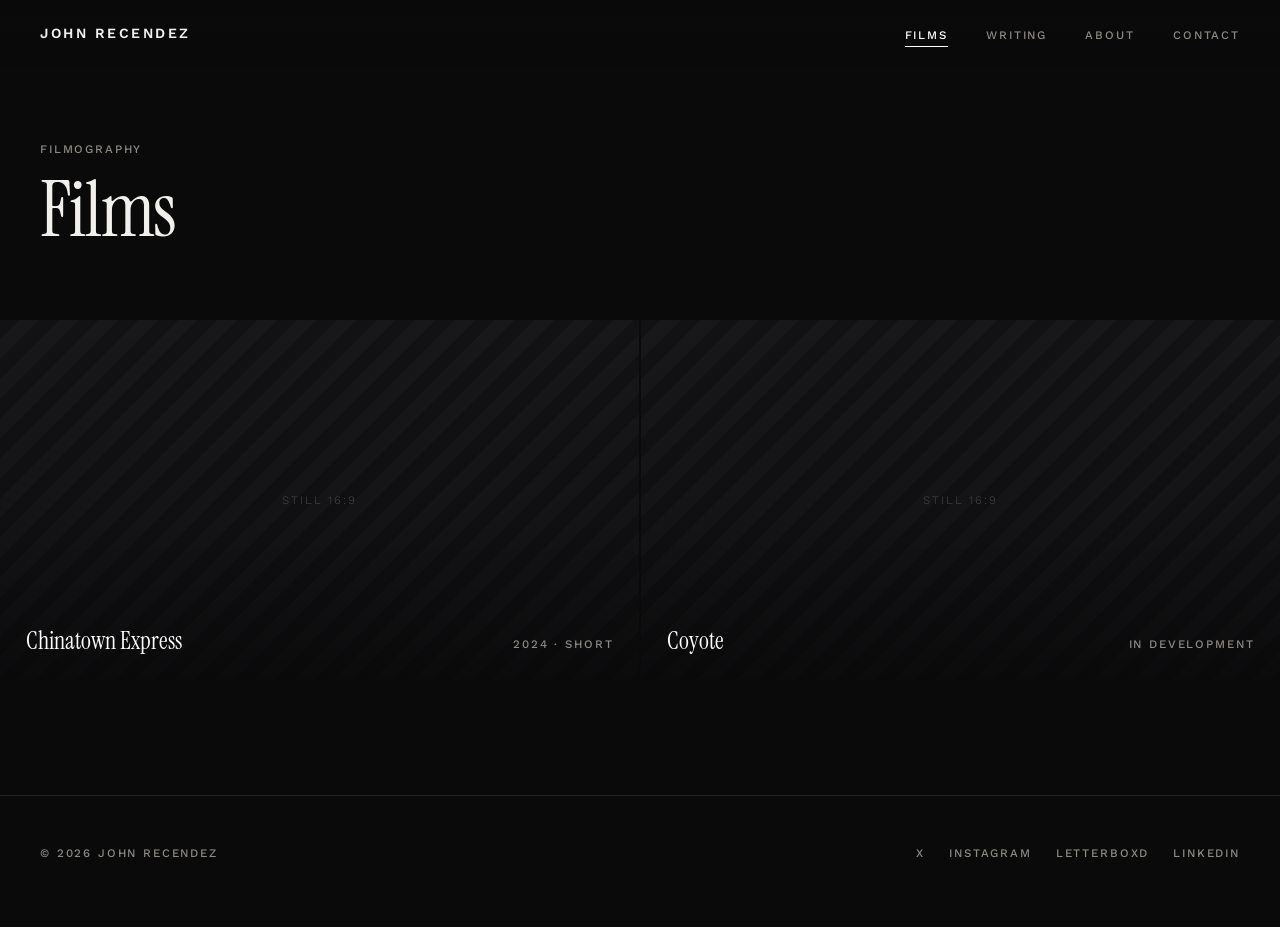
<file: films.html>
<!doctype html>
<html lang="en">
<head>
<meta charset="utf-8">
<meta name="viewport" content="width=device-width, initial-scale=1">

<title>Films — John Recendez</title>
<meta name="description" content="Complete filmography of John Recendez — narrative shorts and documentary work.">
<meta name="theme-color" content="#0a0a0b">
<meta property="og:type" content="website">
<meta property="og:title" content="Films — John Recendez">
<meta property="og:description" content="Narrative shorts and documentary work.">
<meta property="og:url" content="https://johnrecendez.github.io/John-Portfolio/films.html">
<meta property="og:image" content="https://johnrecendez.github.io/John-Portfolio/assets/img/og.jpg">
<meta name="twitter:card" content="summary_large_image">
<link rel="canonical" href="https://johnrecendez.github.io/John-Portfolio/films.html">

<link rel="icon" href="data:image/svg+xml,<svg xmlns='http://www.w3.org/2000/svg' viewBox='0 0 100 100'><rect width='100' height='100' fill='%230a0a0b'/><text x='50' y='72' font-size='64' font-family='Georgia,serif' fill='%23f2f0ed' text-anchor='middle'>R</text></svg>">
<link rel="preconnect" href="https://fonts.googleapis.com">
<link rel="preconnect" href="https://fonts.gstatic.com" crossorigin>
<link rel="stylesheet" href="https://fonts.googleapis.com/css2?family=Instrument+Serif:ital@0;1&family=Work+Sans:wght@300;400;500;600&display=swap">
<link rel="stylesheet" href="./assets/css/style.css">
</head>

<body>
<a class="skip-link" href="#main">Skip to content</a>

<header class="site-header">
  <nav class="nav wrap" aria-label="Primary">
    <a class="nav__brand" href="./">John Recendez</a>
    <button class="nav__toggle" type="button" aria-expanded="false" aria-controls="nav-menu">
      <span class="nav__toggle-bar" aria-hidden="true"></span>
      <span class="sr-only">Menu</span>
    </button>
    <ul class="nav__menu" id="nav-menu">
      <li><a href="./films.html" aria-current="page">Films</a></li>
      <li><a href="./writing.html">Writing</a></li>
      <li><a href="./about.html">About</a></li>
      <li><a href="./about.html#contact">Contact</a></li>
    </ul>
  </nav>
</header>

<main id="main">

  <section class="section section--tight">
    <div class="wrap">
      <p class="label" data-reveal>Filmography</p>
      <h1 class="section__title" data-reveal style="font-size:var(--step-3);line-height:1;margin-top:.75rem">Films</h1>
      <!-- Optional: one line framing the body of work.
      <p class="hero__lede" data-reveal style="margin-top:1.5rem">&hellip;</p>
      -->
    </div>
  </section>

  <!-- Full-bleed grid, denser than the home page -->
  <section aria-label="All films">
    <div class="film-grid film-grid--two" data-reveal>

      <!-- One <a> per film. Swap the placeholder for:
           <img src="./assets/img/films/still-name.jpg" alt="" loading="lazy" width="1600" height="900"> -->
      <a class="tile" href="./chinatown-express.html">
        <span class="tile__placeholder">Still 16:9</span>
        <span class="tile__scrim" aria-hidden="true"></span>
        <span class="tile__caption">
          <span class="tile__title">Chinatown Express</span>
          <span class="tile__meta label">2024 &middot; Short</span>
        </span>
      </a>

      <!-- Coyote: placeholder until the film is ready. Swap this <span> for
           <a class="tile" href="./coyote.html"> once it has a page. -->
      <span class="tile">
        <span class="tile__placeholder">Still 16:9</span>
        <span class="tile__scrim" aria-hidden="true"></span>
        <span class="tile__caption">
          <span class="tile__title">Coyote</span>
          <span class="tile__meta label">In development</span>
        </span>
      </span>

    </div>
  </section>

</main>

<footer class="site-footer">
  <div class="wrap site-footer__inner">
    <p class="label">&copy; <span data-year>2026</span> John Recendez</p>
    <ul class="social label">
      <li><a href="https://x.com/guseofname" rel="me noopener" target="_blank">X</a></li>
      <li><a href="https://www.instagram.com/jjohner_" rel="me noopener" target="_blank">Instagram</a></li>
      <li><a href="https://letterboxd.com/johner_/" rel="me noopener" target="_blank">Letterboxd</a></li>
      <li><a href="https://www.linkedin.com/in/john-recendez/" rel="me noopener" target="_blank">LinkedIn</a></li>
    </ul>
  </div>
</footer>

<script src="./assets/js/main.js" defer></script>
</body>
</html>
</file>
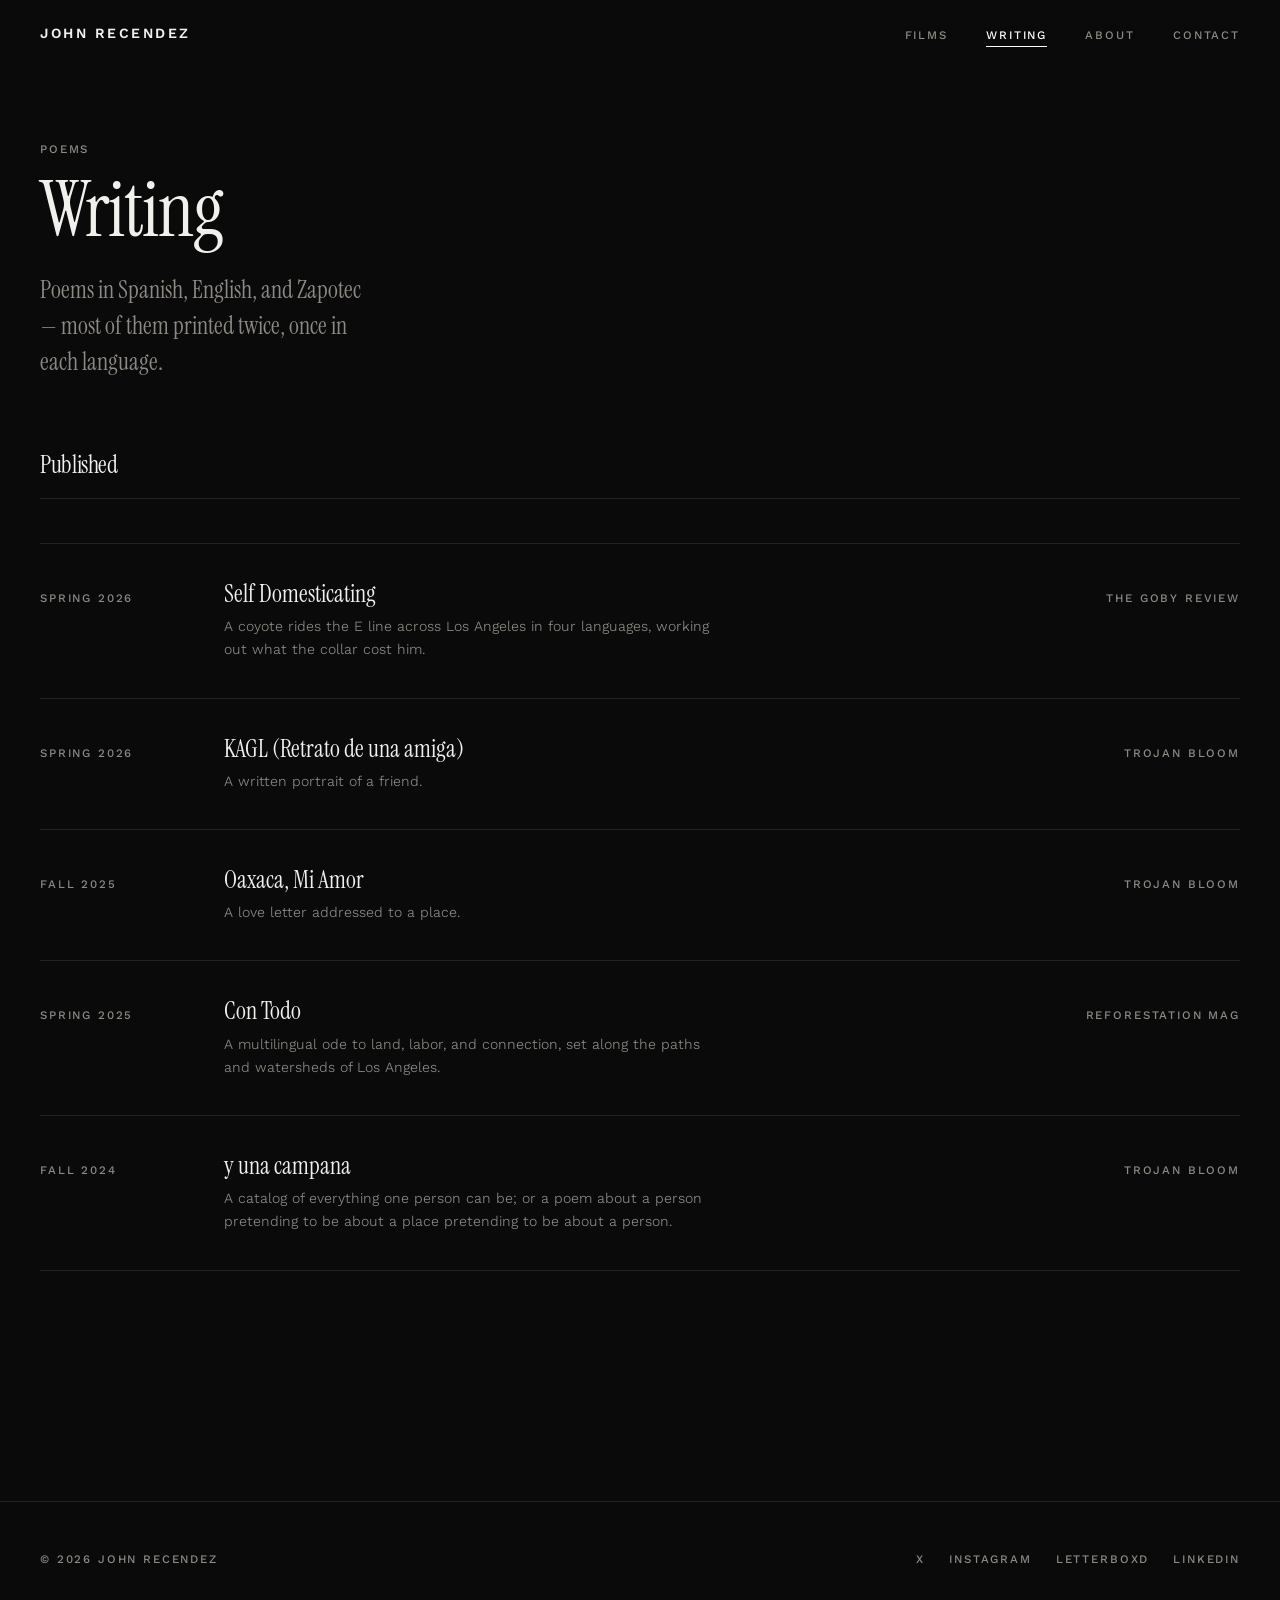
<file: writing.html>
<!doctype html>
<html lang="en">
<head>
<meta charset="utf-8">
<meta name="viewport" content="width=device-width, initial-scale=1">

<title>Writing — John Recendez</title>
<meta name="description" content="Poems by John Recendez, published in Trojan Bloom, The Goby Review, and Reforestation Mag.">
<meta name="theme-color" content="#0a0a0b">
<meta property="og:type" content="website">
<meta property="og:title" content="Writing — John Recendez">
<meta property="og:description" content="Poems published in Trojan Bloom, The Goby Review, and Reforestation Mag.">
<meta property="og:url" content="https://johnrecendez.github.io/John-Portfolio/writing.html">
<meta property="og:image" content="https://johnrecendez.github.io/John-Portfolio/assets/img/og.jpg">
<meta name="twitter:card" content="summary_large_image">
<link rel="canonical" href="https://johnrecendez.github.io/John-Portfolio/writing.html">

<link rel="icon" href="data:image/svg+xml,<svg xmlns='http://www.w3.org/2000/svg' viewBox='0 0 100 100'><rect width='100' height='100' fill='%230a0a0b'/><text x='50' y='72' font-size='64' font-family='Georgia,serif' fill='%23f2f0ed' text-anchor='middle'>R</text></svg>">
<link rel="preconnect" href="https://fonts.googleapis.com">
<link rel="preconnect" href="https://fonts.gstatic.com" crossorigin>
<link rel="stylesheet" href="https://fonts.googleapis.com/css2?family=Instrument+Serif:ital@0;1&family=Work+Sans:wght@300;400;500;600&display=swap">
<link rel="stylesheet" href="./assets/css/style.css">
</head>

<body>
<a class="skip-link" href="#main">Skip to content</a>

<header class="site-header">
  <nav class="nav wrap" aria-label="Primary">
    <a class="nav__brand" href="./">John Recendez</a>
    <button class="nav__toggle" type="button" aria-expanded="false" aria-controls="nav-menu">
      <span class="nav__toggle-bar" aria-hidden="true"></span>
      <span class="sr-only">Menu</span>
    </button>
    <ul class="nav__menu" id="nav-menu">
      <li><a href="./films.html">Films</a></li>
      <li><a href="./writing.html" aria-current="page">Writing</a></li>
      <li><a href="./about.html">About</a></li>
      <li><a href="./about.html#contact">Contact</a></li>
    </ul>
  </nav>
</header>

<main id="main">

  <section class="section section--tight">
    <div class="wrap">
      <p class="label" data-reveal>Poems</p>
      <h1 class="section__title" data-reveal style="font-size:var(--step-3);line-height:1;margin-top:.75rem">Writing</h1>
      <p class="hero__lede" data-reveal style="margin-top:1.5rem">
        <!-- EDIT: one line on what you write about. -->
        Poems in Spanish, English, and Zapotec — most of them printed twice,
        once in each language.
      </p>
    </div>
  </section>

  <section class="section" style="padding-top:0">
    <div class="wrap">

      <div class="section__head" data-reveal>
        <h2 class="section__title" style="font-size:var(--step-1)">Published</h2>
      </div>

      <!-- Order is newest first. -->
      <ul class="entries">
        <li data-reveal>
          <a class="entry" href="./writing/self-domesticating.html">
            <span class="label">Spring 2026</span>
            <span>
              <span class="entry__title">Self Domesticating</span>
              <span class="entry__excerpt">A coyote rides the E line across Los Angeles in four languages, working out what the collar cost him.</span>
            </span>
            <span class="entry__where label">The Goby Review</span>
          </a>
        </li>
        <li data-reveal>
          <a class="entry" href="./writing/kagl.html">
            <span class="label">Spring 2026</span>
            <span>
              <span class="entry__title">KAGL (Retrato de una amiga)</span>
              <span class="entry__excerpt">A written portrait of a friend.</span>
            </span>
            <span class="entry__where label">Trojan Bloom</span>
          </a>
        </li>
        <li data-reveal>
          <a class="entry" href="./writing/oaxaca-mi-amor.html">
            <span class="label">Fall 2025</span>
            <span>
              <span class="entry__title">Oaxaca, Mi Amor</span>
              <span class="entry__excerpt">A love letter addressed to a place.</span>
            </span>
            <span class="entry__where label">Trojan Bloom</span>
          </a>
        </li>
        <li data-reveal>
          <a class="entry" href="./writing/con-todo.html">
            <span class="label">Spring 2025</span>
            <span>
              <span class="entry__title">Con Todo</span>
              <span class="entry__excerpt">A multilingual ode to land, labor, and connection, set along the paths and watersheds of Los Angeles.</span>
            </span>
            <span class="entry__where label">Reforestation Mag</span>
          </a>
        </li>
        <li data-reveal>
          <a class="entry" href="./writing/y-una-campana.html">
            <span class="label">Fall 2024</span>
            <span>
              <span class="entry__title">y una campana</span>
              <span class="entry__excerpt">A catalog of everything one person can be; or a poem about a person pretending to be about a place pretending to be about a person.</span>
            </span>
            <span class="entry__where label">Trojan Bloom</span>
          </a>
        </li>
      </ul>

    </div>
  </section>

</main>

<footer class="site-footer">
  <div class="wrap site-footer__inner">
    <p class="label">&copy; <span data-year>2026</span> John Recendez</p>
    <ul class="social label">
      <li><a href="https://x.com/guseofname" rel="me noopener" target="_blank">X</a></li>
      <li><a href="https://www.instagram.com/jjohner_" rel="me noopener" target="_blank">Instagram</a></li>
      <li><a href="https://letterboxd.com/johner_/" rel="me noopener" target="_blank">Letterboxd</a></li>
      <li><a href="https://www.linkedin.com/in/john-recendez/" rel="me noopener" target="_blank">LinkedIn</a></li>
    </ul>
  </div>
</footer>

<script src="./assets/js/main.js" defer></script>
</body>
</html>
</file>
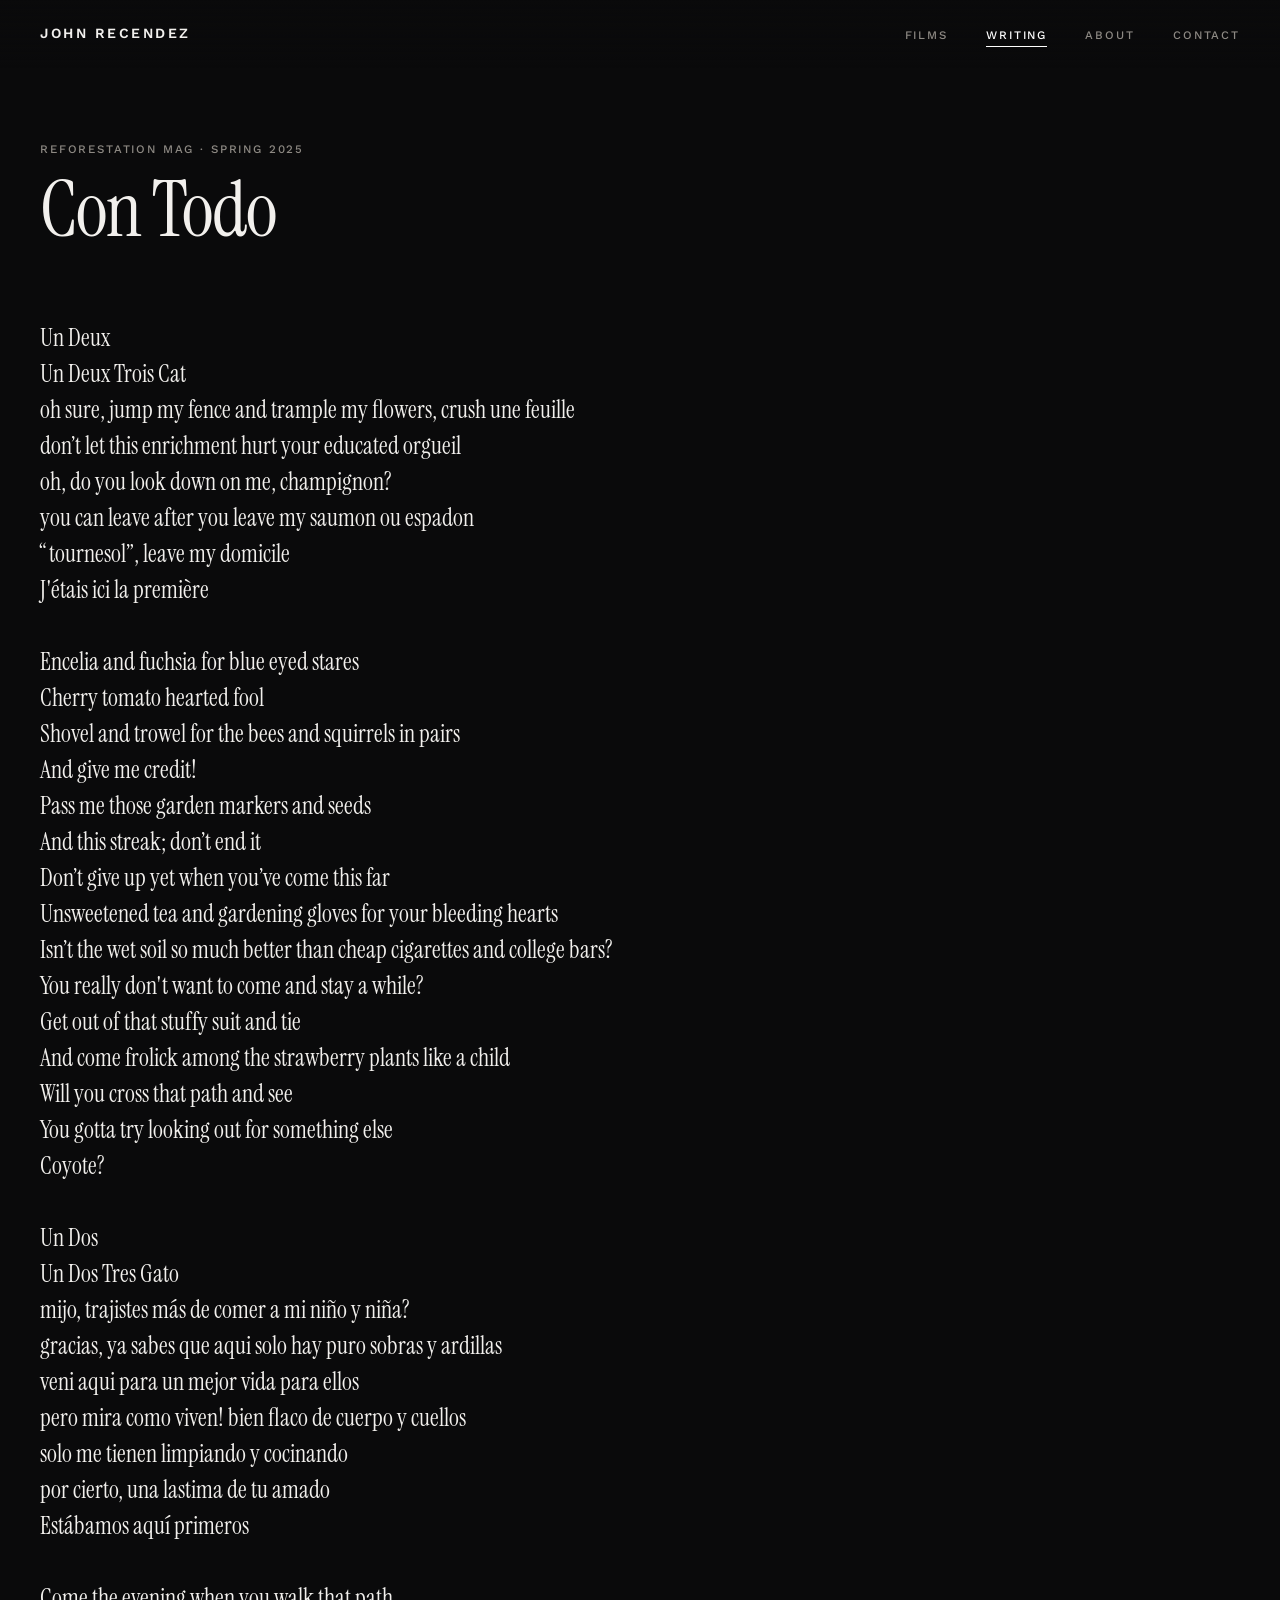
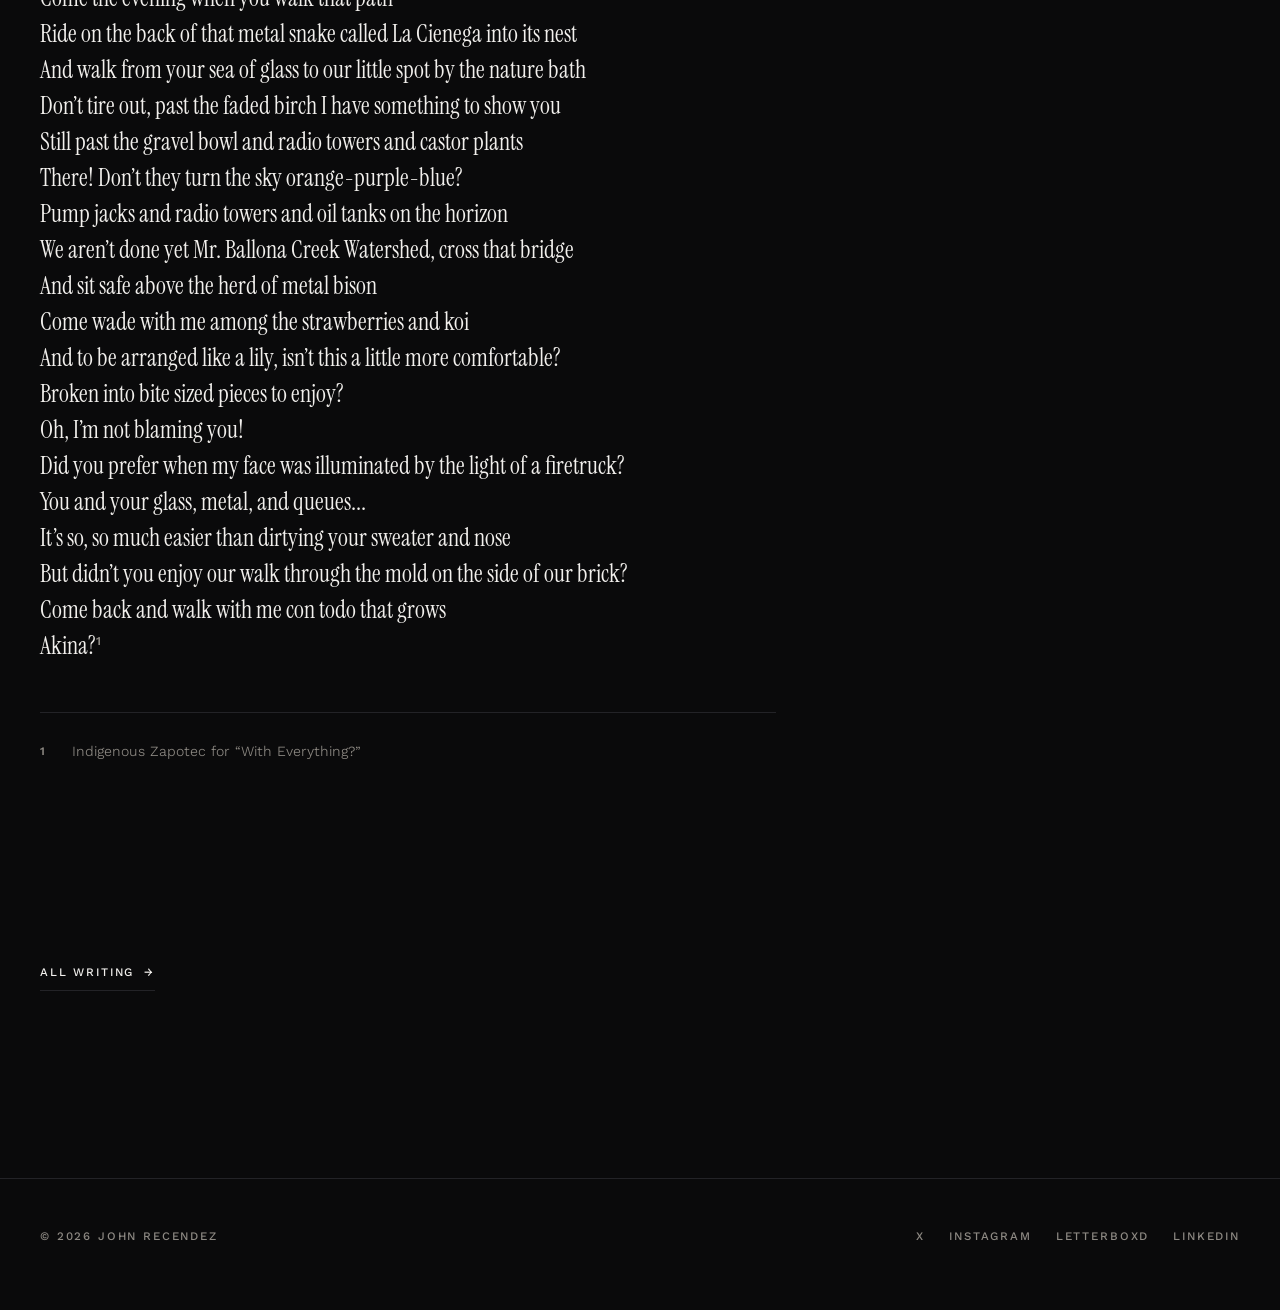
<file: writing/con-todo.html>
<!doctype html>
<html lang="en">
<head>
<meta charset="utf-8">
<meta name="viewport" content="width=device-width, initial-scale=1">

<title>Con Todo — John Recendez</title>
<meta name="description" content="A poem by John Recendez, featured in Reforestation Mag.">
<meta name="theme-color" content="#0a0a0b">
<meta property="og:type" content="article">
<meta property="og:title" content="Con Todo — John Recendez">
<meta property="og:description" content="A poem by John Recendez, featured in Reforestation Mag.">
<meta property="og:url" content="https://johnrecendez.github.io/John-Portfolio/writing/con-todo.html">
<meta property="og:image" content="https://johnrecendez.github.io/John-Portfolio/assets/img/og.jpg">
<meta name="twitter:card" content="summary_large_image">
<link rel="canonical" href="https://johnrecendez.github.io/John-Portfolio/writing/con-todo.html">

<link rel="icon" href="data:image/svg+xml,<svg xmlns='http://www.w3.org/2000/svg' viewBox='0 0 100 100'><rect width='100' height='100' fill='%230a0a0b'/><text x='50' y='72' font-size='64' font-family='Georgia,serif' fill='%23f2f0ed' text-anchor='middle'>R</text></svg>">
<link rel="preconnect" href="https://fonts.googleapis.com">
<link rel="preconnect" href="https://fonts.gstatic.com" crossorigin>
<link rel="stylesheet" href="https://fonts.googleapis.com/css2?family=Instrument+Serif:ital@0;1&family=Work+Sans:wght@300;400;500;600&display=swap">
<link rel="stylesheet" href="../assets/css/style.css">
</head>

<body>
<a class="skip-link" href="#main">Skip to content</a>

<header class="site-header">
  <nav class="nav wrap" aria-label="Primary">
    <a class="nav__brand" href="../">John Recendez</a>
    <button class="nav__toggle" type="button" aria-expanded="false" aria-controls="nav-menu">
      <span class="nav__toggle-bar" aria-hidden="true"></span>
      <span class="sr-only">Menu</span>
    </button>
    <ul class="nav__menu" id="nav-menu">
      <li><a href="../films.html">Films</a></li>
      <li><a href="../writing.html" aria-current="page">Writing</a></li>
      <li><a href="../about.html">About</a></li>
      <li><a href="../about.html#contact">Contact</a></li>
    </ul>
  </nav>
</header>

<main id="main">

  <section class="section section--tight">
    <div class="wrap">
      <p class="label" data-reveal>Reforestation Mag &middot; Spring 2025</p>
      <h1 class="piece__title" data-reveal>Con Todo</h1>
    </div>
  </section>

  <section class="section" style="padding-top:0">
    <div class="wrap">

      <article data-reveal>
        <div class="poem">
          <p class="poem__stanza">
            <span class="poem__line">Un Deux</span>
            <span class="poem__line">Un Deux Trois Cat</span>
            <span class="poem__line">oh sure, jump my fence and trample my flowers, crush une feuille</span>
            <span class="poem__line">don&rsquo;t let this enrichment hurt your educated orgueil</span>
            <span class="poem__line">oh, do you look down on me, champignon?</span>
            <span class="poem__line">you can leave after you leave my saumon ou espadon</span>
            <span class="poem__line">&ldquo;tournesol&rdquo;, leave my domicile</span>
            <span class="poem__line" lang="fr">J'&eacute;tais ici la premi&egrave;re</span>
          </p>
          <p class="poem__stanza">
            <span class="poem__line">Encelia and fuchsia for blue eyed stares</span>
            <span class="poem__line">Cherry tomato hearted fool</span>
            <span class="poem__line">Shovel and trowel for the bees and squirrels in pairs</span>
            <span class="poem__line">And give me credit!</span>
            <span class="poem__line">Pass me those garden markers and seeds</span>
            <span class="poem__line">And this streak; don&rsquo;t end it</span>
            <span class="poem__line">Don&rsquo;t give up yet when you&rsquo;ve come this far</span>
            <span class="poem__line">Unsweetened tea and gardening gloves for your bleeding hearts</span>
            <span class="poem__line">Isn&rsquo;t the wet soil so much better than cheap cigarettes and college bars?</span>
            <span class="poem__line">You really don't want to come and stay a while?</span>
            <span class="poem__line">Get out of that stuffy suit and tie</span>
            <span class="poem__line">And come frolick among the strawberry plants like a child</span>
            <span class="poem__line">Will you cross that path and see</span>
            <span class="poem__line">You gotta try looking out for something else</span>
            <span class="poem__line">Coyote?</span>
          </p>
          <p class="poem__stanza" lang="es">
            <span class="poem__line">Un Dos</span>
            <span class="poem__line">Un Dos Tres Gato</span>
            <span class="poem__line">mijo, trajistes m&aacute;s de comer a mi ni&ntilde;o y ni&ntilde;a?</span>
            <span class="poem__line">gracias, ya sabes que aqui solo hay puro sobras y ardillas</span>
            <span class="poem__line">veni aqui para un mejor vida para ellos</span>
            <span class="poem__line">pero mira como viven! bien flaco de cuerpo y cuellos</span>
            <span class="poem__line">solo me tienen limpiando y cocinando</span>
            <span class="poem__line">por cierto, una lastima de tu amado</span>
            <span class="poem__line">Est&aacute;bamos aqu&iacute; primeros</span>
          </p>
          <p class="poem__stanza">
            <span class="poem__line">Come the evening when you walk that path</span>
            <span class="poem__line">Ride on the back of that metal snake called La Cienega into its nest</span>
            <span class="poem__line">And walk from your sea of glass to our little spot by the nature bath</span>
            <span class="poem__line">Don&rsquo;t tire out, past the faded birch I have something to show you</span>
            <span class="poem__line">Still past the gravel bowl and radio towers and castor plants</span>
            <span class="poem__line">There! Don&rsquo;t they turn the sky orange-purple-blue?</span>
            <span class="poem__line">Pump jacks and radio towers and oil tanks on the horizon</span>
            <span class="poem__line">We aren&rsquo;t done yet Mr. Ballona Creek Watershed, cross that bridge</span>
            <span class="poem__line">And sit safe above the herd of metal bison</span>
            <span class="poem__line">Come wade with me among the strawberries and koi</span>
            <span class="poem__line">And to be arranged like a lily, isn&rsquo;t this a little more comfortable?</span>
            <span class="poem__line">Broken into bite sized pieces to enjoy?</span>
            <span class="poem__line">Oh, I&rsquo;m not blaming you!</span>
            <span class="poem__line">Did you prefer when my face was illuminated by the light of a firetruck?</span>
            <span class="poem__line">You and your glass, metal, and queues...</span>
            <span class="poem__line">It&rsquo;s so, so much easier than dirtying your sweater and nose</span>
            <span class="poem__line">But didn&rsquo;t you enjoy our walk through the mold on the side of our brick?</span>
            <span class="poem__line">Come back and walk with me con todo that grows</span>
            <span class="poem__line">Akina?<sup><a href="#n1">1</a></sup></span>
          </p>
        </div>

        <ol class="notes">
          <li id="n1">Indigenous Zapotec for &ldquo;With Everything?&rdquo;</li>
        </ol>
      </article>

    </div>
  </section>

  <section class="section--tight">
    <div class="wrap">
      <a class="arrow" href="../writing.html">All writing</a>
    </div>
  </section>

</main>

<footer class="site-footer">
  <div class="wrap site-footer__inner">
    <p class="label">&copy; <span data-year>2026</span> John Recendez</p>
    <ul class="social label">
      <li><a href="https://x.com/guseofname" rel="me noopener" target="_blank">X</a></li>
      <li><a href="https://www.instagram.com/jjohner_" rel="me noopener" target="_blank">Instagram</a></li>
      <li><a href="https://letterboxd.com/johner_/" rel="me noopener" target="_blank">Letterboxd</a></li>
      <li><a href="https://www.linkedin.com/in/john-recendez/" rel="me noopener" target="_blank">LinkedIn</a></li>
    </ul>
  </div>
</footer>

<script src="../assets/js/main.js" defer></script>
</body>
</html>
</file>
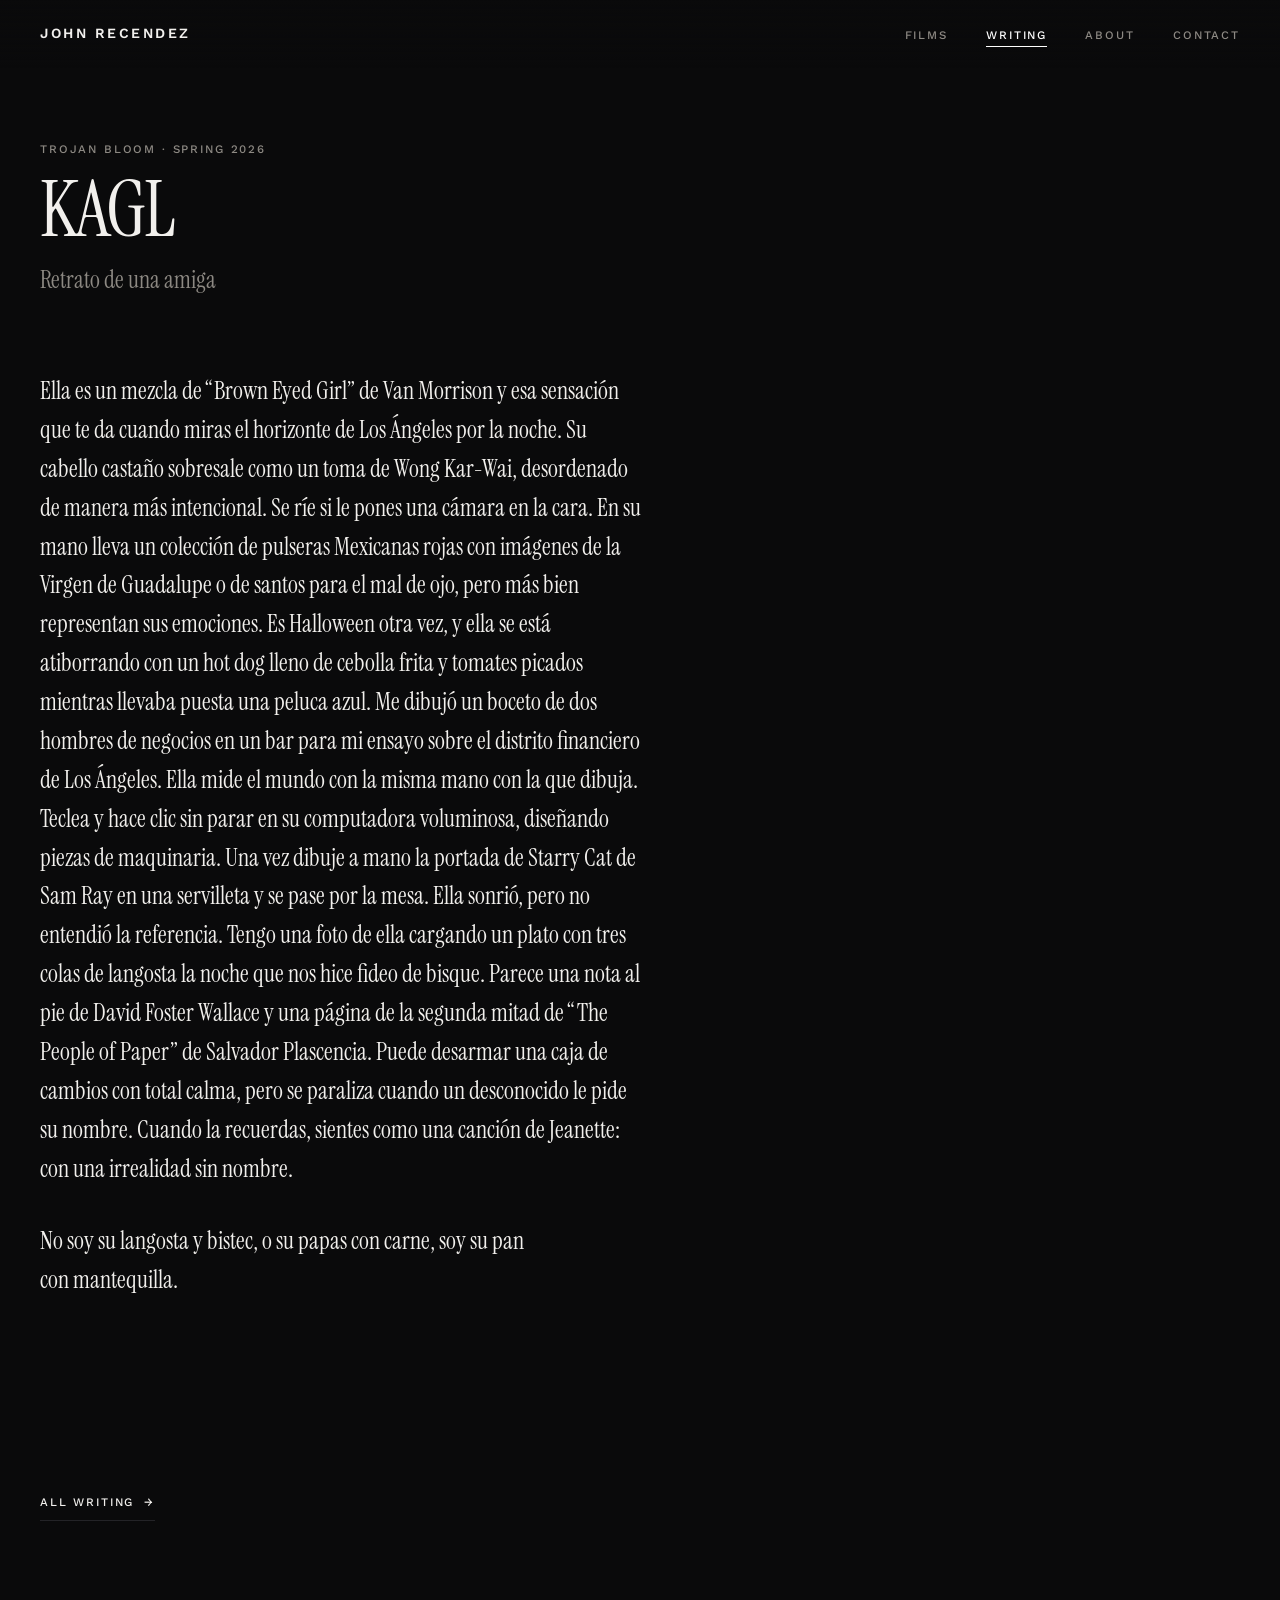
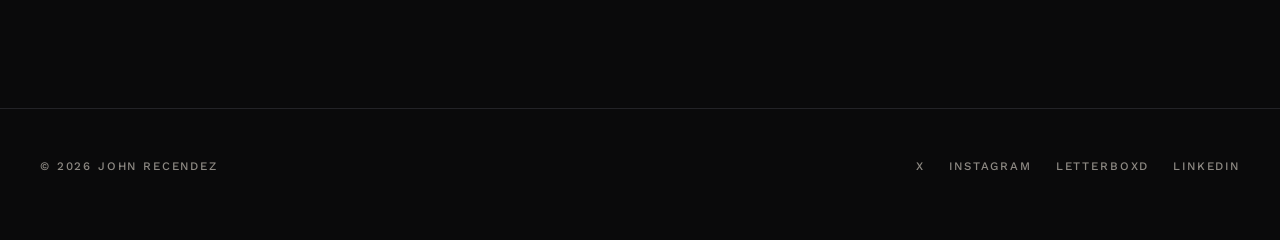
<file: writing/kagl.html>
<!doctype html>
<html lang="en">
<head>
<meta charset="utf-8">
<meta name="viewport" content="width=device-width, initial-scale=1">

<title>KAGL (Retrato de una amiga) — John Recendez</title>
<meta name="description" content="A prose poem by John Recendez, featured in Trojan Bloom, Spring 2026.">
<meta name="theme-color" content="#0a0a0b">
<meta property="og:type" content="article">
<meta property="og:title" content="KAGL (Retrato de una amiga) — John Recendez">
<meta property="og:description" content="A prose poem by John Recendez, featured in Trojan Bloom, Spring 2026.">
<meta property="og:url" content="https://johnrecendez.github.io/John-Portfolio/writing/kagl.html">
<meta property="og:image" content="https://johnrecendez.github.io/John-Portfolio/assets/img/og.jpg">
<meta name="twitter:card" content="summary_large_image">
<link rel="canonical" href="https://johnrecendez.github.io/John-Portfolio/writing/kagl.html">

<link rel="icon" href="data:image/svg+xml,<svg xmlns='http://www.w3.org/2000/svg' viewBox='0 0 100 100'><rect width='100' height='100' fill='%230a0a0b'/><text x='50' y='72' font-size='64' font-family='Georgia,serif' fill='%23f2f0ed' text-anchor='middle'>R</text></svg>">
<link rel="preconnect" href="https://fonts.googleapis.com">
<link rel="preconnect" href="https://fonts.gstatic.com" crossorigin>
<link rel="stylesheet" href="https://fonts.googleapis.com/css2?family=Instrument+Serif:ital@0;1&family=Work+Sans:wght@300;400;500;600&display=swap">
<link rel="stylesheet" href="../assets/css/style.css">
</head>

<body>
<a class="skip-link" href="#main">Skip to content</a>

<header class="site-header">
  <nav class="nav wrap" aria-label="Primary">
    <a class="nav__brand" href="../">John Recendez</a>
    <button class="nav__toggle" type="button" aria-expanded="false" aria-controls="nav-menu">
      <span class="nav__toggle-bar" aria-hidden="true"></span>
      <span class="sr-only">Menu</span>
    </button>
    <ul class="nav__menu" id="nav-menu">
      <li><a href="../films.html">Films</a></li>
      <li><a href="../writing.html" aria-current="page">Writing</a></li>
      <li><a href="../about.html">About</a></li>
      <li><a href="../about.html#contact">Contact</a></li>
    </ul>
  </nav>
</header>

<main id="main">

  <section class="section section--tight">
    <div class="wrap">
      <p class="label" data-reveal>Trojan Bloom &middot; Spring 2026</p>
      <h1 class="piece__title" data-reveal>KAGL</h1>
      <p class="piece__sub" data-reveal>Retrato de una amiga</p>
    </div>
  </section>

  <section class="section" style="padding-top:0">
    <div class="wrap">
      <article class="prose" data-reveal lang="es" style="max-width:var(--measure)">
        <p>
          Ella es un mezcla de &ldquo;Brown Eyed Girl&rdquo; de Van Morrison y esa sensaci&oacute;n
          que te da cuando miras el horizonte de Los &Aacute;ngeles por la noche. Su cabello
          casta&ntilde;o sobresale como un toma de Wong Kar-Wai, desordenado de manera m&aacute;s
          intencional. Se r&iacute;e si le pones una c&aacute;mara en la cara. En su mano lleva un
          colecci&oacute;n de pulseras Mexicanas rojas con im&aacute;genes de la Virgen de Guadalupe
          o de santos para el mal de ojo, pero m&aacute;s bien representan sus emociones. Es
          Halloween otra vez, y ella se est&aacute; atiborrando con un hot dog lleno de cebolla
          frita y tomates picados mientras llevaba puesta una peluca azul. Me dibuj&oacute; un
          boceto de dos hombres de negocios en un bar para mi ensayo sobre el distrito
          financiero de Los &Aacute;ngeles. Ella mide el mundo con la misma mano con la que
          dibuja. Teclea y hace clic sin parar en su computadora voluminosa, dise&ntilde;ando
          piezas de maquinaria. Una vez dibuje a mano la portada de Starry Cat de Sam Ray
          en una servilleta y se pase por la mesa. Ella sonri&oacute;, pero no entendi&oacute; la
          referencia. Tengo una foto de ella cargando un plato con tres colas de langosta
          la noche que nos hice fideo de bisque. Parece una nota al pie de David Foster
          Wallace y una p&aacute;gina de la segunda mitad de &ldquo;The People of Paper&rdquo; de Salvador
          Plascencia. Puede desarmar una caja de cambios con total calma, pero se paraliza
          cuando un desconocido le pide su nombre. Cuando la recuerdas, sientes como una
          canci&oacute;n de Jeanette: con una irrealidad sin nombre.
        </p>
        <p>
          No soy su langosta y bistec, o su papas con carne, soy su pan con mantequilla.
        </p>
      </article>
    </div>
  </section>

  <section class="section--tight">
    <div class="wrap">
      <a class="arrow" href="../writing.html">All writing</a>
    </div>
  </section>

</main>

<footer class="site-footer">
  <div class="wrap site-footer__inner">
    <p class="label">&copy; <span data-year>2026</span> John Recendez</p>
    <ul class="social label">
      <li><a href="https://x.com/guseofname" rel="me noopener" target="_blank">X</a></li>
      <li><a href="https://www.instagram.com/jjohner_" rel="me noopener" target="_blank">Instagram</a></li>
      <li><a href="https://letterboxd.com/johner_/" rel="me noopener" target="_blank">Letterboxd</a></li>
      <li><a href="https://www.linkedin.com/in/john-recendez/" rel="me noopener" target="_blank">LinkedIn</a></li>
    </ul>
  </div>
</footer>

<script src="../assets/js/main.js" defer></script>
</body>
</html>
</file>
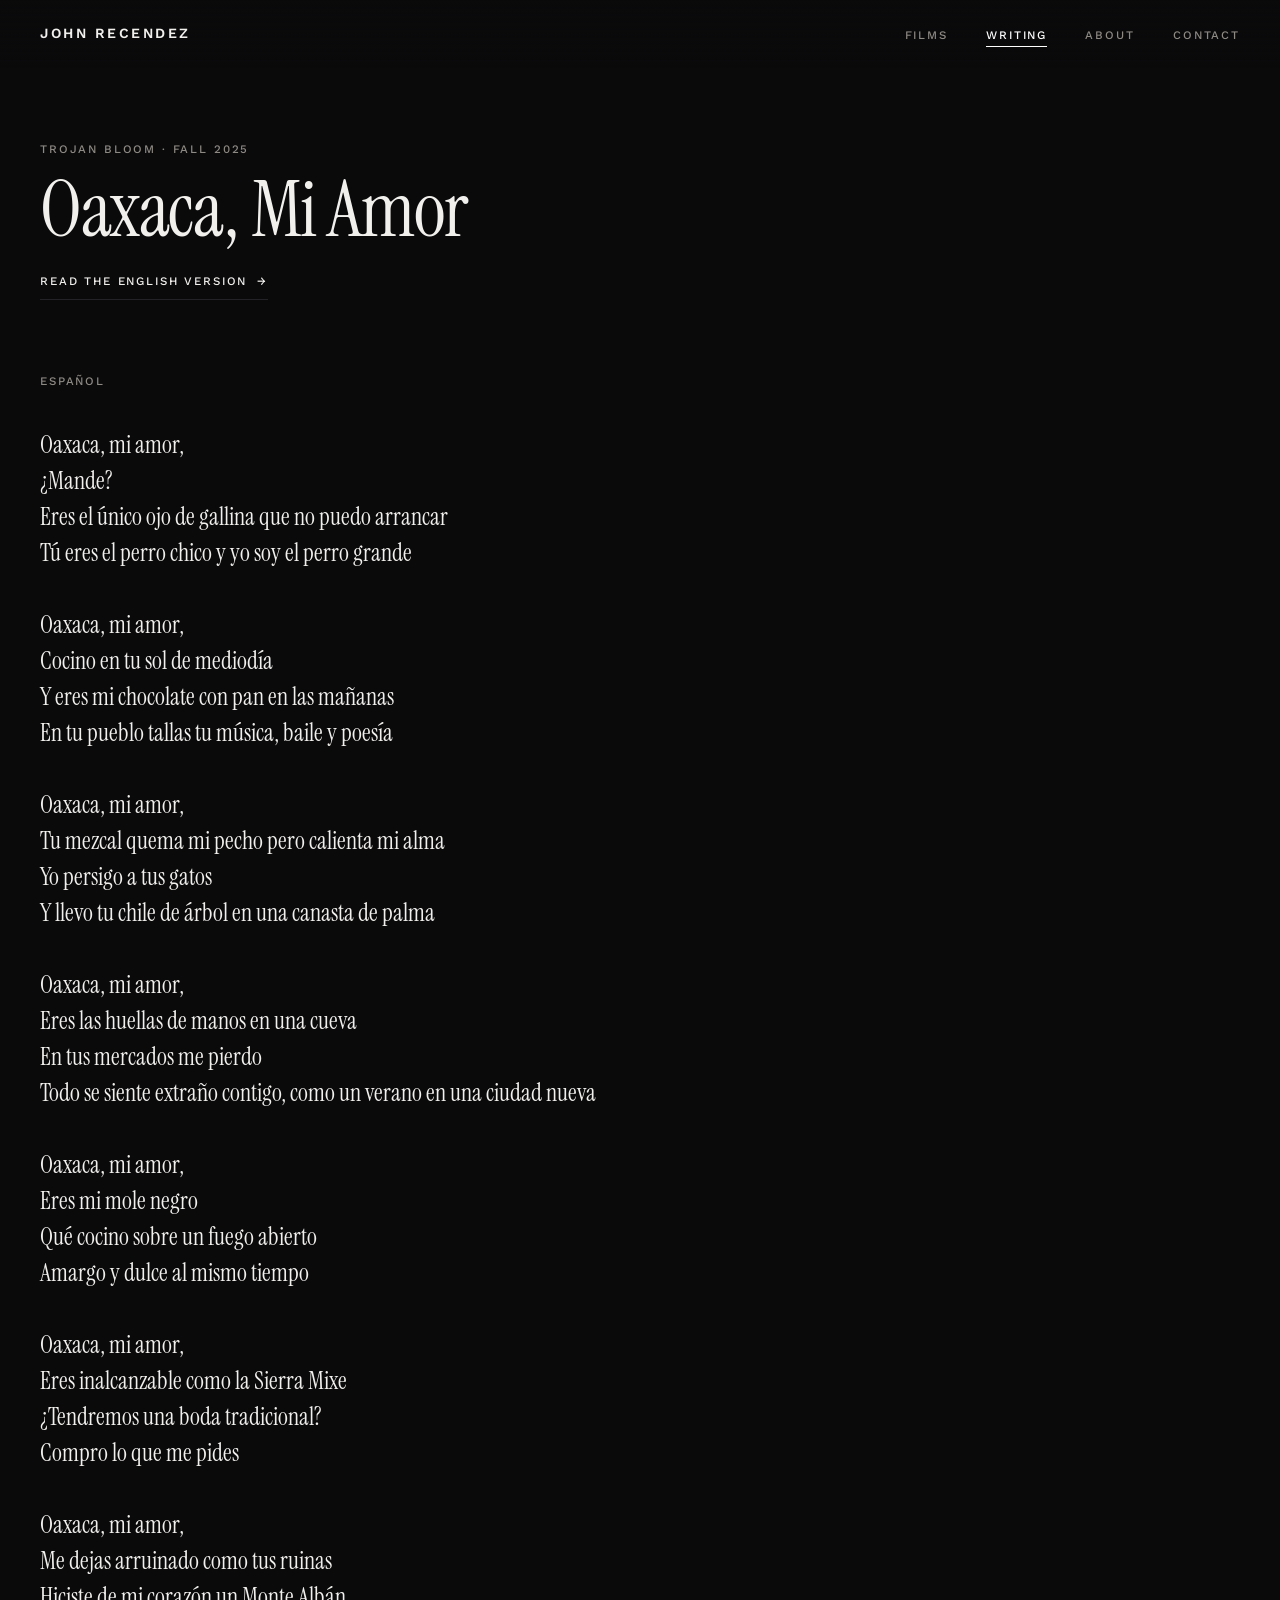
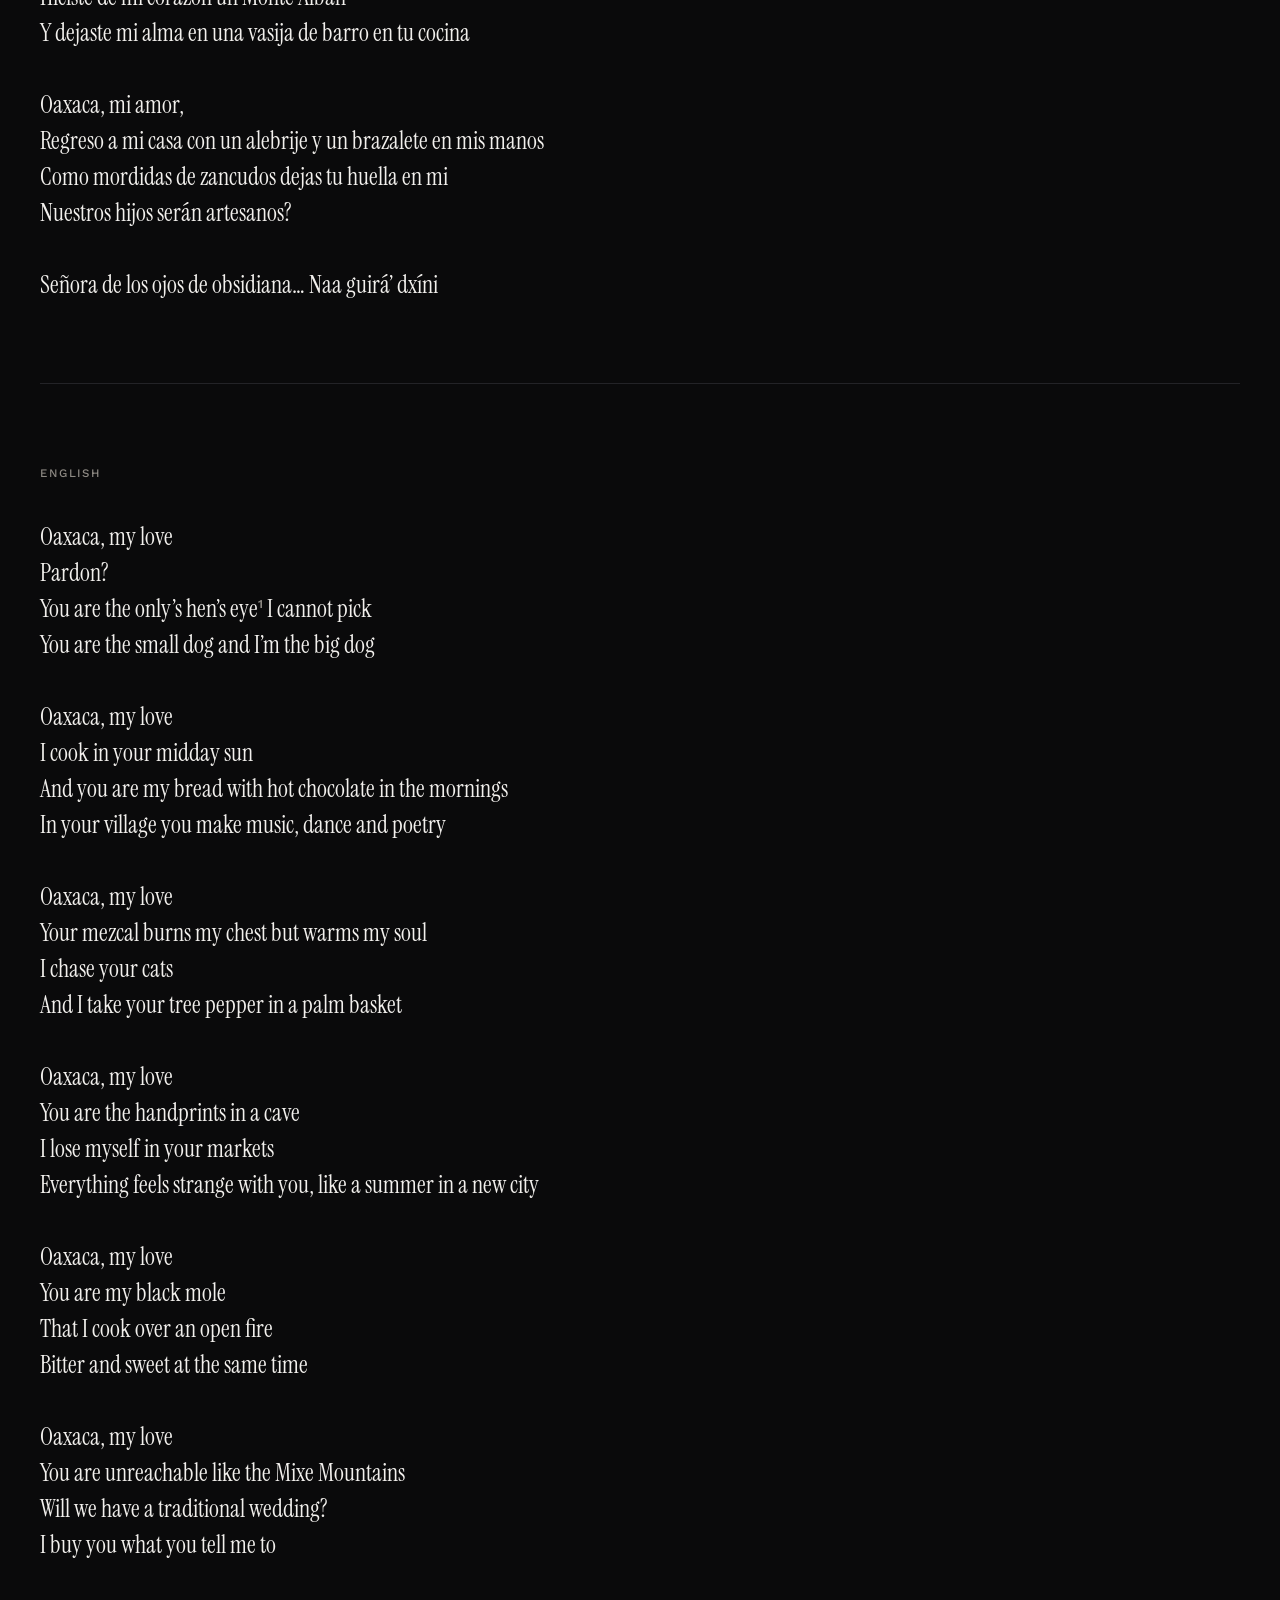
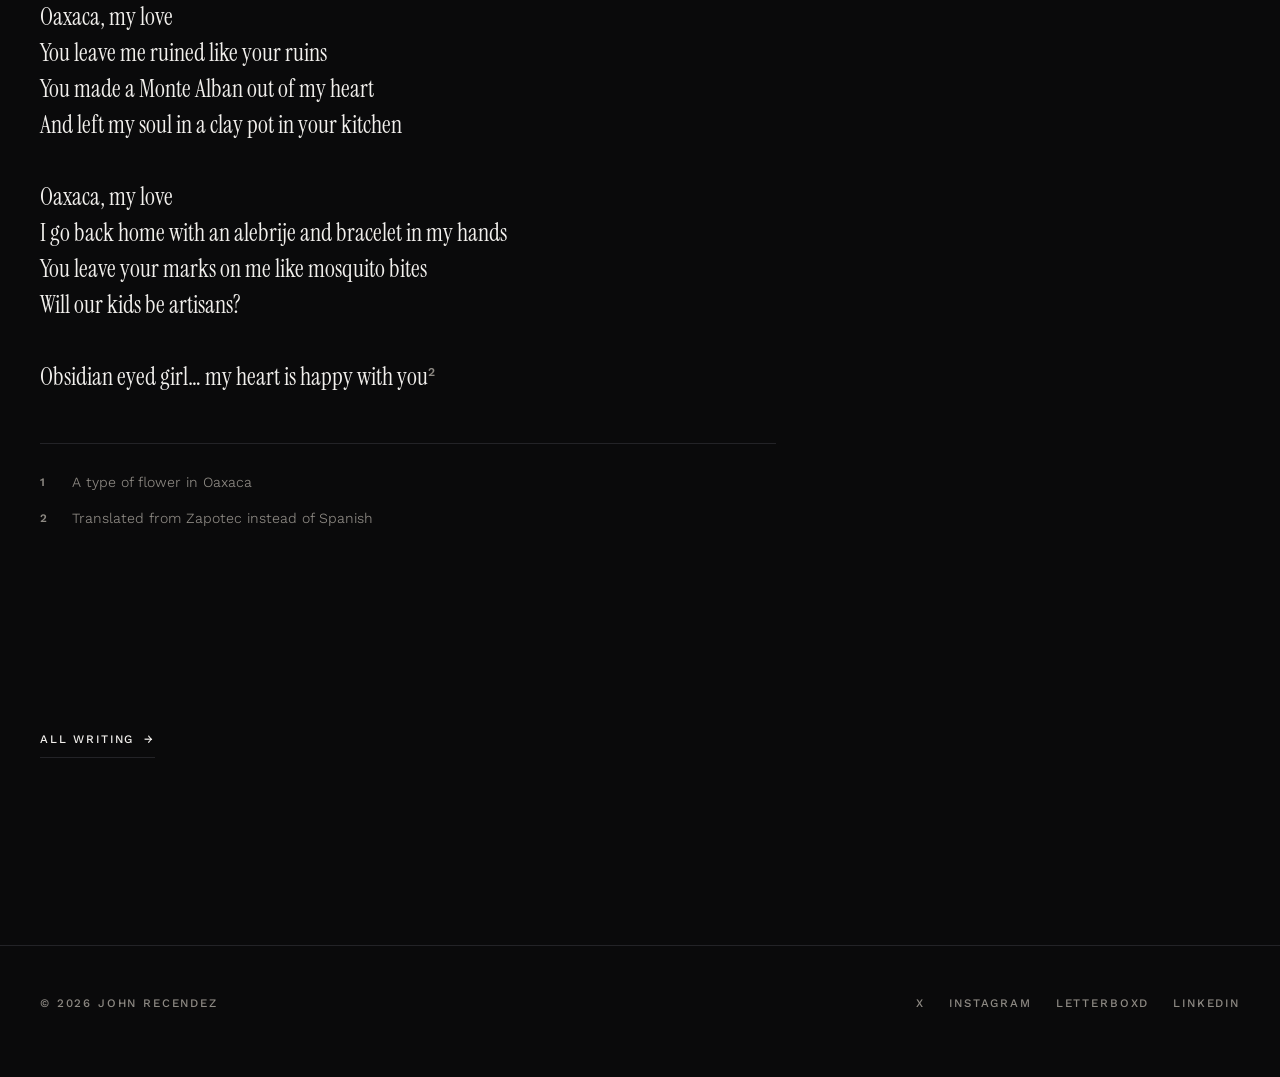
<file: writing/oaxaca-mi-amor.html>
<!doctype html>
<html lang="en">
<head>
<meta charset="utf-8">
<meta name="viewport" content="width=device-width, initial-scale=1">

<title>Oaxaca, Mi Amor — John Recendez</title>
<meta name="description" content="A poem by John Recendez, featured in Trojan Bloom, Fall 2025.">
<meta name="theme-color" content="#0a0a0b">
<meta property="og:type" content="article">
<meta property="og:title" content="Oaxaca, Mi Amor — John Recendez">
<meta property="og:description" content="A poem by John Recendez, featured in Trojan Bloom, Fall 2025.">
<meta property="og:url" content="https://johnrecendez.github.io/John-Portfolio/writing/oaxaca-mi-amor.html">
<meta property="og:image" content="https://johnrecendez.github.io/John-Portfolio/assets/img/og.jpg">
<meta name="twitter:card" content="summary_large_image">
<link rel="canonical" href="https://johnrecendez.github.io/John-Portfolio/writing/oaxaca-mi-amor.html">

<link rel="icon" href="data:image/svg+xml,<svg xmlns='http://www.w3.org/2000/svg' viewBox='0 0 100 100'><rect width='100' height='100' fill='%230a0a0b'/><text x='50' y='72' font-size='64' font-family='Georgia,serif' fill='%23f2f0ed' text-anchor='middle'>R</text></svg>">
<link rel="preconnect" href="https://fonts.googleapis.com">
<link rel="preconnect" href="https://fonts.gstatic.com" crossorigin>
<link rel="stylesheet" href="https://fonts.googleapis.com/css2?family=Instrument+Serif:ital@0;1&family=Work+Sans:wght@300;400;500;600&display=swap">
<link rel="stylesheet" href="../assets/css/style.css">
</head>

<body>
<a class="skip-link" href="#main">Skip to content</a>

<header class="site-header">
  <nav class="nav wrap" aria-label="Primary">
    <a class="nav__brand" href="../">John Recendez</a>
    <button class="nav__toggle" type="button" aria-expanded="false" aria-controls="nav-menu">
      <span class="nav__toggle-bar" aria-hidden="true"></span>
      <span class="sr-only">Menu</span>
    </button>
    <ul class="nav__menu" id="nav-menu">
      <li><a href="../films.html">Films</a></li>
      <li><a href="../writing.html" aria-current="page">Writing</a></li>
      <li><a href="../about.html">About</a></li>
      <li><a href="../about.html#contact">Contact</a></li>
    </ul>
  </nav>
</header>

<main id="main">

  <section class="section section--tight">
    <div class="wrap">
      <p class="label" data-reveal>Trojan Bloom &middot; Fall 2025</p>
      <h1 class="piece__title" data-reveal>Oaxaca, Mi Amor</h1>
      <div class="piece-meta" data-reveal>
        <a class="arrow" href="#english">Read the English version</a>
      </div>
    </div>
  </section>

  <section class="section" style="padding-top:0">
    <div class="wrap">

      <article class="version" id="original" data-reveal lang="es">
        <p class="label version__label" lang="en">Espa&ntilde;ol</p>

        <div class="poem">
          <p class="poem__stanza">
            <span class="poem__line">Oaxaca, mi amor,</span>
            <span class="poem__line">&iquest;Mande?</span>
            <span class="poem__line">Eres el &uacute;nico ojo de gallina que no puedo arrancar</span>
            <span class="poem__line">T&uacute; eres el perro chico y yo soy el perro grande</span>
          </p>
          <p class="poem__stanza">
            <span class="poem__line">Oaxaca, mi amor,</span>
            <span class="poem__line">Cocino en tu sol de mediod&iacute;a</span>
            <span class="poem__line">Y eres mi chocolate con pan en las ma&ntilde;anas</span>
            <span class="poem__line">En tu pueblo tallas tu m&uacute;sica, baile y poes&iacute;a</span>
          </p>
          <p class="poem__stanza">
            <span class="poem__line">Oaxaca, mi amor,</span>
            <span class="poem__line">Tu mezcal quema mi pecho pero calienta mi alma</span>
            <span class="poem__line">Yo persigo a tus gatos</span>
            <span class="poem__line">Y llevo tu chile de &aacute;rbol en una canasta de palma</span>
          </p>
          <p class="poem__stanza">
            <span class="poem__line">Oaxaca, mi amor,</span>
            <span class="poem__line">Eres las huellas de manos en una cueva</span>
            <span class="poem__line">En tus mercados me pierdo</span>
            <span class="poem__line">Todo se siente extra&ntilde;o contigo, como un verano en una ciudad nueva</span>
          </p>
          <p class="poem__stanza">
            <span class="poem__line">Oaxaca, mi amor,</span>
            <span class="poem__line">Eres mi mole negro</span>
            <span class="poem__line">Qu&eacute; cocino sobre un fuego abierto</span>
            <span class="poem__line">Amargo y dulce al mismo tiempo</span>
          </p>
          <p class="poem__stanza">
            <span class="poem__line">Oaxaca, mi amor,</span>
            <span class="poem__line">Eres inalcanzable como la Sierra Mixe</span>
            <span class="poem__line">&iquest;Tendremos una boda tradicional?</span>
            <span class="poem__line">Compro lo que me pides</span>
          </p>
          <p class="poem__stanza">
            <span class="poem__line">Oaxaca, mi amor,</span>
            <span class="poem__line">Me dejas arruinado como tus ruinas</span>
            <span class="poem__line">Hiciste de mi coraz&oacute;n un Monte Alb&aacute;n</span>
            <span class="poem__line">Y dejaste mi alma en una vasija de barro en tu cocina</span>
          </p>
          <p class="poem__stanza">
            <span class="poem__line">Oaxaca, mi amor,</span>
            <span class="poem__line">Regreso a mi casa con un alebrije y un brazalete en mis manos</span>
            <span class="poem__line">Como mordidas de zancudos dejas tu huella en mi</span>
            <span class="poem__line">Nuestros hijos ser&aacute;n artesanos?</span>
          </p>
          <p class="poem__stanza">
            <span class="poem__line">Se&ntilde;ora de los ojos de obsidiana&hellip; Naa guir&aacute;&rsquo; dx&iacute;ni</span>
          </p>
        </div>
      </article>

      <article class="version" id="english" data-reveal>
        <p class="label version__label">English</p>

        <div class="poem">
          <p class="poem__stanza">
            <span class="poem__line">Oaxaca, my love</span>
            <span class="poem__line">Pardon?</span>
            <span class="poem__line">You are the only&rsquo;s hen&rsquo;s eye<sup><a href="#n1">1</a></sup> I cannot pick</span>
            <span class="poem__line">You are the small dog and I&rsquo;m the big dog</span>
          </p>
          <p class="poem__stanza">
            <span class="poem__line">Oaxaca, my love</span>
            <span class="poem__line">I cook in your midday sun</span>
            <span class="poem__line">And you are my bread with hot chocolate in the mornings</span>
            <span class="poem__line">In your village you make music, dance and poetry</span>
          </p>
          <p class="poem__stanza">
            <span class="poem__line">Oaxaca, my love</span>
            <span class="poem__line">Your mezcal burns my chest but warms my soul</span>
            <span class="poem__line">I chase your cats</span>
            <span class="poem__line">And I take your tree pepper in a palm basket</span>
          </p>
          <p class="poem__stanza">
            <span class="poem__line">Oaxaca, my love</span>
            <span class="poem__line">You are the handprints in a cave</span>
            <span class="poem__line">I lose myself in your markets</span>
            <span class="poem__line">Everything feels strange with you, like a summer in a new city</span>
          </p>
          <p class="poem__stanza">
            <span class="poem__line">Oaxaca, my love</span>
            <span class="poem__line">You are my black mole</span>
            <span class="poem__line">That I cook over an open fire</span>
            <span class="poem__line">Bitter and sweet at the same time</span>
          </p>
          <p class="poem__stanza">
            <span class="poem__line">Oaxaca, my love</span>
            <span class="poem__line">You are unreachable like the Mixe Mountains</span>
            <span class="poem__line">Will we have a traditional wedding?</span>
            <span class="poem__line">I buy you what you tell me to</span>
          </p>
          <p class="poem__stanza">
            <span class="poem__line">Oaxaca, my love</span>
            <span class="poem__line">You leave me ruined like your ruins</span>
            <span class="poem__line">You made a Monte Alban out of my heart</span>
            <span class="poem__line">And left my soul in a clay pot in your kitchen</span>
          </p>
          <p class="poem__stanza">
            <span class="poem__line">Oaxaca, my love</span>
            <span class="poem__line">I go back home with an alebrije and bracelet in my hands</span>
            <span class="poem__line">You leave your marks on me like mosquito bites</span>
            <span class="poem__line">Will our kids be artisans?</span>
          </p>
          <p class="poem__stanza">
            <span class="poem__line">Obsidian eyed girl&hellip; my heart is happy with you<sup><a href="#n2">2</a></sup></span>
          </p>
        </div>

        <ol class="notes">
          <li id="n1">A type of flower in Oaxaca</li>
          <li id="n2">Translated from Zapotec instead of Spanish</li>
        </ol>
      </article>

    </div>
  </section>

  <section class="section--tight">
    <div class="wrap">
      <a class="arrow" href="../writing.html">All writing</a>
    </div>
  </section>

</main>

<footer class="site-footer">
  <div class="wrap site-footer__inner">
    <p class="label">&copy; <span data-year>2026</span> John Recendez</p>
    <ul class="social label">
      <li><a href="https://x.com/guseofname" rel="me noopener" target="_blank">X</a></li>
      <li><a href="https://www.instagram.com/jjohner_" rel="me noopener" target="_blank">Instagram</a></li>
      <li><a href="https://letterboxd.com/johner_/" rel="me noopener" target="_blank">Letterboxd</a></li>
      <li><a href="https://www.linkedin.com/in/john-recendez/" rel="me noopener" target="_blank">LinkedIn</a></li>
    </ul>
  </div>
</footer>

<script src="../assets/js/main.js" defer></script>
</body>
</html>
</file>
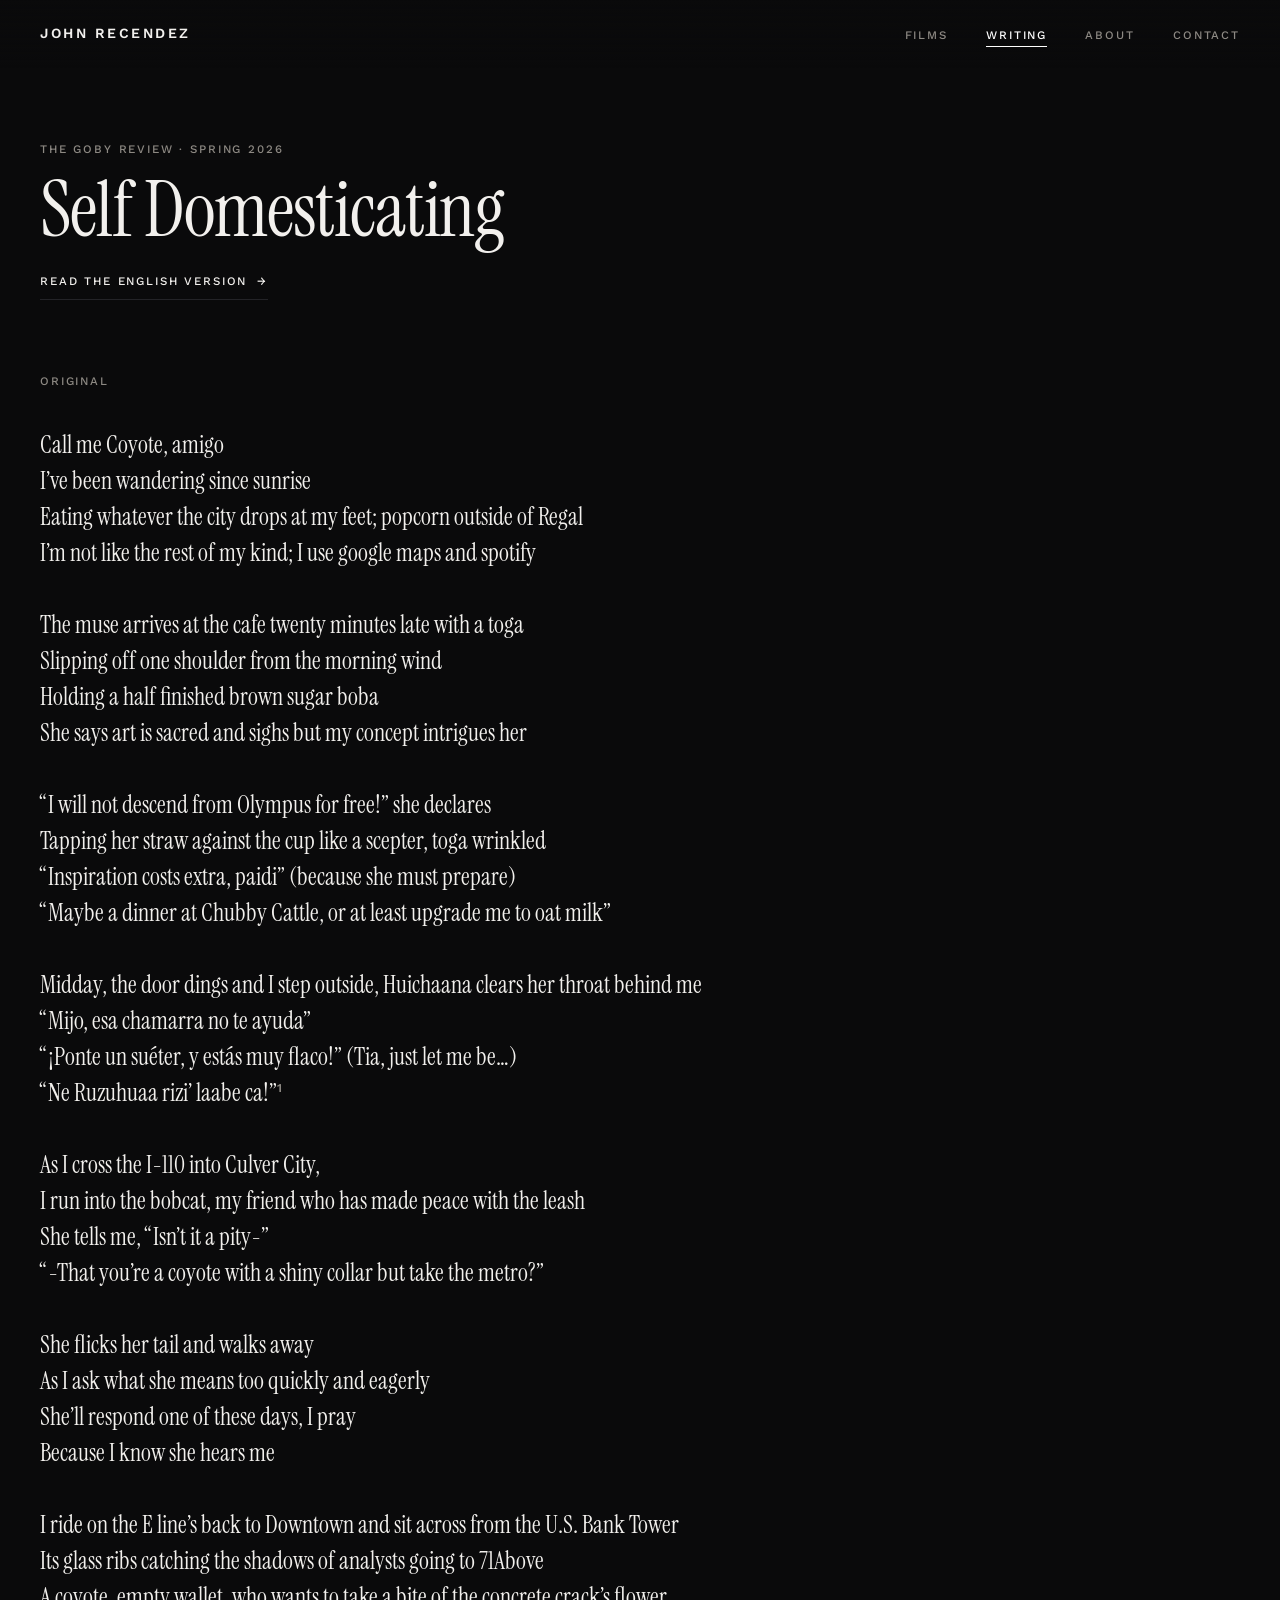
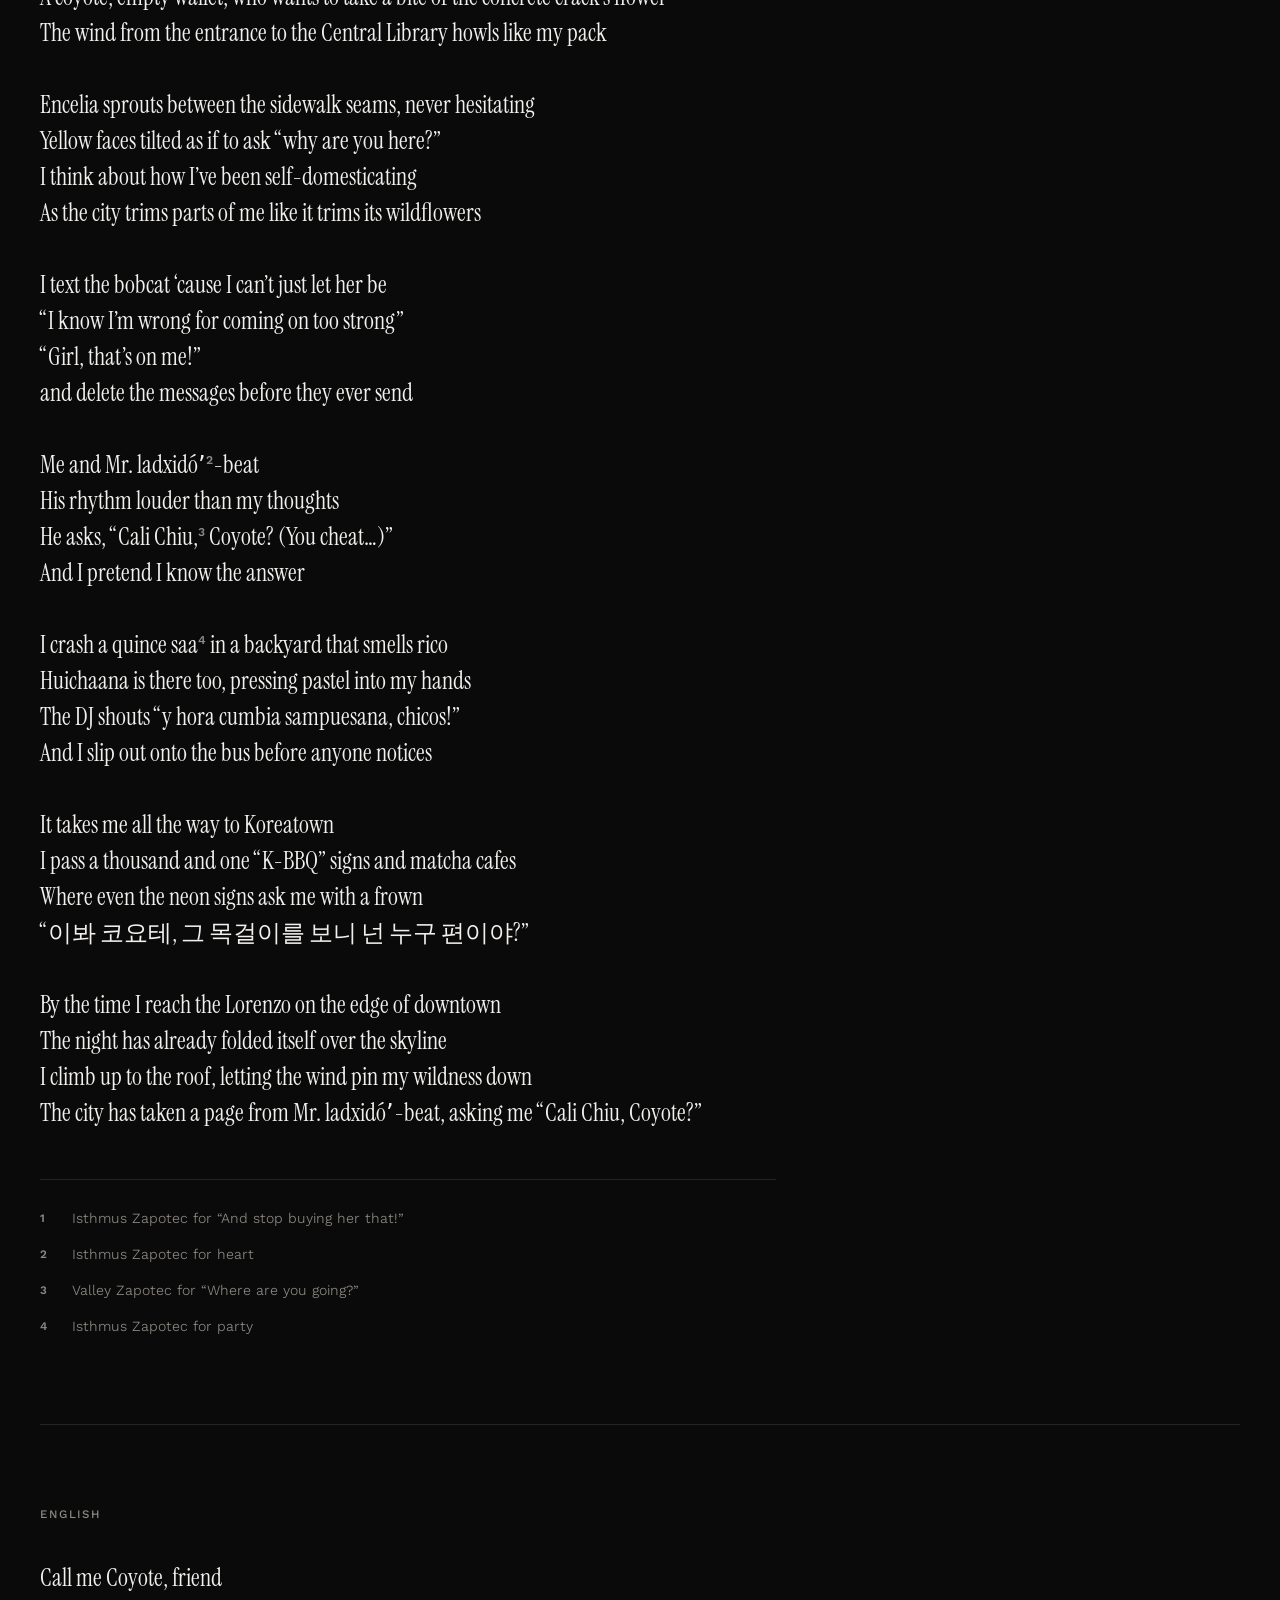
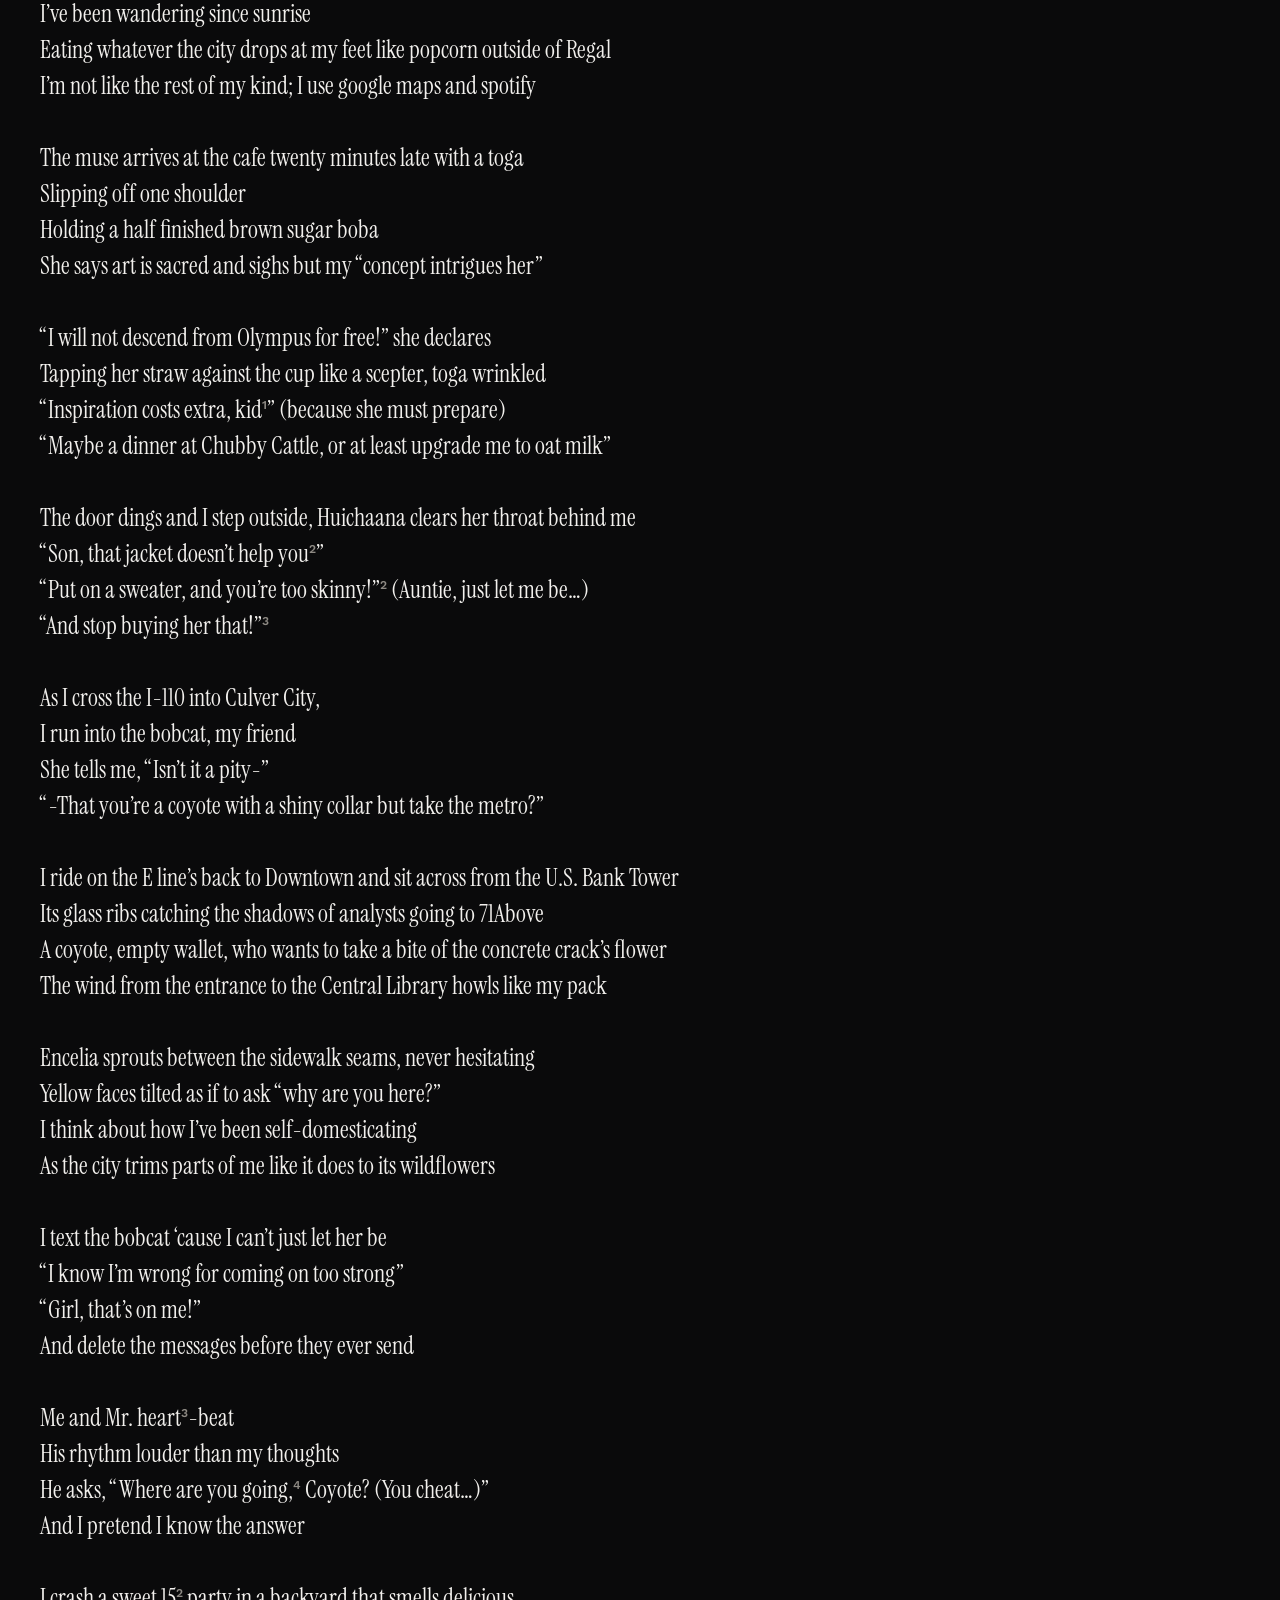
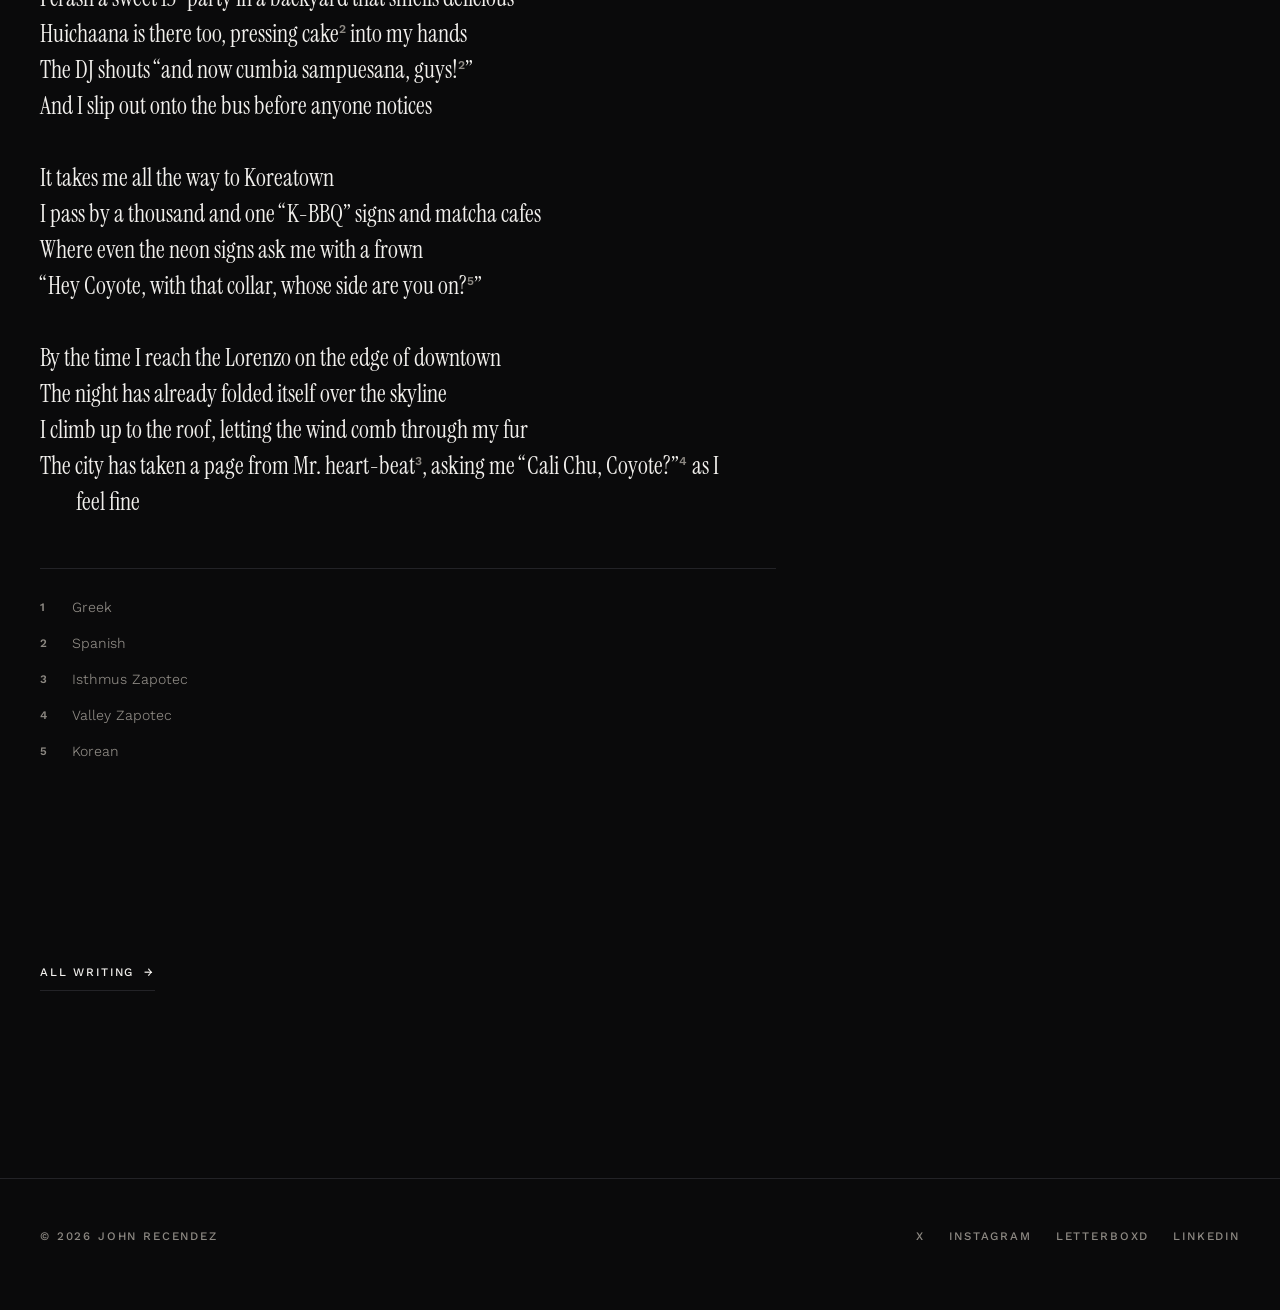
<file: writing/self-domesticating.html>
<!doctype html>
<html lang="en">
<head>
<meta charset="utf-8">
<meta name="viewport" content="width=device-width, initial-scale=1">

<title>Self Domesticating — John Recendez</title>
<meta name="description" content="A poem by John Recendez, featured in The Goby Review, Spring 2026.">
<meta name="theme-color" content="#0a0a0b">
<meta property="og:type" content="article">
<meta property="og:title" content="Self Domesticating — John Recendez">
<meta property="og:description" content="A poem by John Recendez, featured in The Goby Review, Spring 2026.">
<meta property="og:url" content="https://johnrecendez.github.io/John-Portfolio/writing/self-domesticating.html">
<meta property="og:image" content="https://johnrecendez.github.io/John-Portfolio/assets/img/og.jpg">
<meta name="twitter:card" content="summary_large_image">
<link rel="canonical" href="https://johnrecendez.github.io/John-Portfolio/writing/self-domesticating.html">

<link rel="icon" href="data:image/svg+xml,<svg xmlns='http://www.w3.org/2000/svg' viewBox='0 0 100 100'><rect width='100' height='100' fill='%230a0a0b'/><text x='50' y='72' font-size='64' font-family='Georgia,serif' fill='%23f2f0ed' text-anchor='middle'>R</text></svg>">
<link rel="preconnect" href="https://fonts.googleapis.com">
<link rel="preconnect" href="https://fonts.gstatic.com" crossorigin>
<link rel="stylesheet" href="https://fonts.googleapis.com/css2?family=Instrument+Serif:ital@0;1&family=Work+Sans:wght@300;400;500;600&display=swap">
<link rel="stylesheet" href="../assets/css/style.css">
</head>

<body>
<a class="skip-link" href="#main">Skip to content</a>

<header class="site-header">
  <nav class="nav wrap" aria-label="Primary">
    <a class="nav__brand" href="../">John Recendez</a>
    <button class="nav__toggle" type="button" aria-expanded="false" aria-controls="nav-menu">
      <span class="nav__toggle-bar" aria-hidden="true"></span>
      <span class="sr-only">Menu</span>
    </button>
    <ul class="nav__menu" id="nav-menu">
      <li><a href="../films.html">Films</a></li>
      <li><a href="../writing.html" aria-current="page">Writing</a></li>
      <li><a href="../about.html">About</a></li>
      <li><a href="../about.html#contact">Contact</a></li>
    </ul>
  </nav>
</header>

<main id="main">

  <section class="section section--tight">
    <div class="wrap">
      <p class="label" data-reveal>The Goby Review &middot; Spring 2026</p>
      <h1 class="piece__title" data-reveal>Self Domesticating</h1>
      <div class="piece-meta" data-reveal>
        <a class="arrow" href="#english">Read the English version</a>
      </div>
    </div>
  </section>

  <section class="section" style="padding-top:0">
    <div class="wrap">

      <article class="version" id="original" data-reveal>
        <p class="label version__label">Original</p>

        <div class="poem">
          <p class="poem__stanza">
            <span class="poem__line">Call me Coyote, amigo</span>
            <span class="poem__line">I&rsquo;ve been wandering since sunrise</span>
            <span class="poem__line">Eating whatever the city drops at my feet; popcorn outside of Regal</span>
            <span class="poem__line">I&rsquo;m not like the rest of my kind; I use google maps and spotify</span>
          </p>
          <p class="poem__stanza">
            <span class="poem__line">The muse arrives at the cafe twenty minutes late with a toga</span>
            <span class="poem__line">Slipping off one shoulder from the morning wind</span>
            <span class="poem__line">Holding a half finished brown sugar boba</span>
            <span class="poem__line">She says art is sacred and sighs but my concept intrigues her</span>
          </p>
          <p class="poem__stanza">
            <span class="poem__line">&ldquo;I will not descend from Olympus for free!&rdquo; she declares</span>
            <span class="poem__line">Tapping her straw against the cup like a scepter, toga wrinkled</span>
            <span class="poem__line">&ldquo;Inspiration costs extra, paidi&rdquo; (because she must prepare)</span>
            <span class="poem__line">&ldquo;Maybe a dinner at Chubby Cattle, or at least upgrade me to oat milk&rdquo;</span>
          </p>
          <p class="poem__stanza">
            <span class="poem__line">Midday, the door dings and I step outside, Huichaana clears her throat behind me</span>
            <span class="poem__line">&ldquo;Mijo, esa chamarra no te ayuda&rdquo;</span>
            <span class="poem__line">&ldquo;&iexcl;Ponte un su&eacute;ter, y est&aacute;s muy flaco!&rdquo; (Tia, just let me be&hellip;)</span>
            <span class="poem__line">&ldquo;Ne Ruzuhuaa rizi&rsquo; laabe ca!&rdquo;<sup><a href="#o-n1">1</a></sup></span>
          </p>
          <p class="poem__stanza">
            <span class="poem__line">As I cross the I-110 into Culver City,</span>
            <span class="poem__line">I run into the bobcat, my friend who has made peace with the leash</span>
            <span class="poem__line">She tells me, &ldquo;Isn&rsquo;t it a pity-&rdquo;</span>
            <span class="poem__line">&ldquo;-That you&rsquo;re a coyote with a shiny collar but take the metro?&rdquo;</span>
          </p>
          <p class="poem__stanza">
            <span class="poem__line">She flicks her tail and walks away</span>
            <span class="poem__line">As I ask what she means too quickly and eagerly</span>
            <span class="poem__line">She&rsquo;ll respond one of these days, I pray</span>
            <span class="poem__line">Because I know she hears me</span>
          </p>
          <p class="poem__stanza">
            <span class="poem__line">I ride on the E line&rsquo;s back to Downtown and sit across from the U.S. Bank Tower</span>
            <span class="poem__line">Its glass ribs catching the shadows of analysts going to 71Above</span>
            <span class="poem__line">A coyote, empty wallet, who wants to take a bite of the concrete crack&rsquo;s flower</span>
            <span class="poem__line">The wind from the entrance to the Central Library howls like my pack</span>
          </p>
          <p class="poem__stanza">
            <span class="poem__line">Encelia sprouts between the sidewalk seams, never hesitating</span>
            <span class="poem__line">Yellow faces tilted as if to ask &ldquo;why are you here?&rdquo;</span>
            <span class="poem__line">I think about how I&rsquo;ve been self-domesticating</span>
            <span class="poem__line">As the city trims parts of me like it trims its wildflowers</span>
          </p>
          <p class="poem__stanza">
            <span class="poem__line">I text the bobcat &lsquo;cause I can&rsquo;t just let her be</span>
            <span class="poem__line">&ldquo;I know I&rsquo;m wrong for coming on too strong&rdquo;</span>
            <span class="poem__line">&ldquo;Girl, that&rsquo;s on me!&rdquo;</span>
            <span class="poem__line">and delete the messages before they ever send</span>
          </p>
          <p class="poem__stanza">
            <span class="poem__line">Me and Mr. ladxidóʼ<sup><a href="#o-n2">2</a></sup>-beat</span>
            <span class="poem__line">His rhythm louder than my thoughts</span>
            <span class="poem__line">He asks, &ldquo;Cali Chiu,<sup><a href="#o-n3">3</a></sup> Coyote? (You cheat&hellip;)&rdquo;</span>
            <span class="poem__line">And I pretend I know the answer</span>
          </p>
          <p class="poem__stanza">
            <span class="poem__line">I crash a quince saa<sup><a href="#o-n4">4</a></sup> in a backyard that smells rico</span>
            <span class="poem__line">Huichaana is there too, pressing pastel into my hands</span>
            <span class="poem__line">The DJ shouts &ldquo;y hora cumbia sampuesana, chicos!&rdquo;</span>
            <span class="poem__line">And I slip out onto the bus before anyone notices</span>
          </p>
          <p class="poem__stanza">
            <span class="poem__line">It takes me all the way to Koreatown</span>
            <span class="poem__line">I pass a thousand and one &ldquo;K-BBQ&rdquo; signs and matcha cafes</span>
            <span class="poem__line">Where even the neon signs ask me with a frown</span>
            <span class="poem__line" lang="ko">&ldquo;이봐 코요테, 그 목걸이를 보니 넌 누구 편이야?&rdquo;</span>
          </p>
          <p class="poem__stanza">
            <span class="poem__line">By the time I reach the Lorenzo on the edge of downtown</span>
            <span class="poem__line">The night has already folded itself over the skyline</span>
            <span class="poem__line">I climb up to the roof, letting the wind pin my wildness down</span>
            <span class="poem__line">The city has taken a page from Mr. ladxidóʼ-beat, asking me &ldquo;Cali Chiu, Coyote?&rdquo;</span>
          </p>
        </div>

        <ol class="notes">
          <li id="o-n1">Isthmus Zapotec for &ldquo;And stop buying her that!&rdquo;</li>
          <li id="o-n2">Isthmus Zapotec for heart</li>
          <li id="o-n3">Valley Zapotec for &ldquo;Where are you going?&rdquo;</li>
          <li id="o-n4">Isthmus Zapotec for party</li>
        </ol>
      </article>

      <article class="version" id="english" data-reveal>
        <p class="label version__label">English</p>

        <div class="poem">
          <p class="poem__stanza">
            <span class="poem__line">Call me Coyote, friend</span>
            <span class="poem__line">I&rsquo;ve been wandering since sunrise</span>
            <span class="poem__line">Eating whatever the city drops at my feet like popcorn outside of Regal</span>
            <span class="poem__line">I&rsquo;m not like the rest of my kind; I use google maps and spotify</span>
          </p>
          <p class="poem__stanza">
            <span class="poem__line">The muse arrives at the cafe twenty minutes late with a toga</span>
            <span class="poem__line">Slipping off one shoulder</span>
            <span class="poem__line">Holding a half finished brown sugar boba</span>
            <span class="poem__line">She says art is sacred and sighs but my &ldquo;concept intrigues her&rdquo;</span>
          </p>
          <p class="poem__stanza">
            <span class="poem__line">&ldquo;I will not descend from Olympus for free!&rdquo; she declares</span>
            <span class="poem__line">Tapping her straw against the cup like a scepter, toga wrinkled</span>
            <span class="poem__line">&ldquo;Inspiration costs extra, kid<sup><a href="#e-n1">1</a></sup>&rdquo; (because she must prepare)</span>
            <span class="poem__line">&ldquo;Maybe a dinner at Chubby Cattle, or at least upgrade me to oat milk&rdquo;</span>
          </p>
          <p class="poem__stanza">
            <span class="poem__line">The door dings and I step outside, Huichaana clears her throat behind me</span>
            <span class="poem__line">&ldquo;Son, that jacket doesn&rsquo;t help you<sup><a href="#e-n2">2</a></sup>&rdquo;</span>
            <span class="poem__line">&ldquo;Put on a sweater, and you&rsquo;re too skinny!&rdquo;<sup><a href="#e-n2">2</a></sup> (Auntie, just let me be&hellip;)</span>
            <span class="poem__line">&ldquo;And stop buying her that!&rdquo;<sup><a href="#e-n3">3</a></sup></span>
          </p>
          <p class="poem__stanza">
            <span class="poem__line">As I cross the I-110 into Culver City,</span>
            <span class="poem__line">I run into the bobcat, my friend</span>
            <span class="poem__line">She tells me, &ldquo;Isn&rsquo;t it a pity-&rdquo;</span>
            <span class="poem__line">&ldquo;-That you&rsquo;re a coyote with a shiny collar but take the metro?&rdquo;</span>
          </p>
          <p class="poem__stanza">
            <span class="poem__line">I ride on the E line&rsquo;s back to Downtown and sit across from the U.S. Bank Tower</span>
            <span class="poem__line">Its glass ribs catching the shadows of analysts going to 71Above</span>
            <span class="poem__line">A coyote, empty wallet, who wants to take a bite of the concrete crack&rsquo;s flower</span>
            <span class="poem__line">The wind from the entrance to the Central Library howls like my pack</span>
          </p>
          <p class="poem__stanza">
            <span class="poem__line">Encelia sprouts between the sidewalk seams, never hesitating</span>
            <span class="poem__line">Yellow faces tilted as if to ask &ldquo;why are you here?&rdquo;</span>
            <span class="poem__line">I think about how I&rsquo;ve been self-domesticating</span>
            <span class="poem__line">As the city trims parts of me like it does to its wildflowers</span>
          </p>
          <p class="poem__stanza">
            <span class="poem__line">I text the bobcat &lsquo;cause I can&rsquo;t just let her be</span>
            <span class="poem__line">&ldquo;I know I&rsquo;m wrong for coming on too strong&rdquo;</span>
            <span class="poem__line">&ldquo;Girl, that&rsquo;s on me!&rdquo;</span>
            <span class="poem__line">And delete the messages before they ever send</span>
          </p>
          <p class="poem__stanza">
            <span class="poem__line">Me and Mr. heart<sup><a href="#e-n3">3</a></sup>-beat</span>
            <span class="poem__line">His rhythm louder than my thoughts</span>
            <span class="poem__line">He asks, &ldquo;Where are you going,<sup><a href="#e-n4">4</a></sup> Coyote? (You cheat&hellip;)&rdquo;</span>
            <span class="poem__line">And I pretend I know the answer</span>
          </p>
          <p class="poem__stanza">
            <span class="poem__line">I crash a sweet 15<sup><a href="#e-n2">2</a></sup> party in a backyard that smells delicious</span>
            <span class="poem__line">Huichaana is there too, pressing cake<sup><a href="#e-n2">2</a></sup> into my hands</span>
            <span class="poem__line">The DJ shouts &ldquo;and now cumbia sampuesana, guys!<sup><a href="#e-n2">2</a></sup>&rdquo;</span>
            <span class="poem__line">And I slip out onto the bus before anyone notices</span>
          </p>
          <p class="poem__stanza">
            <span class="poem__line">It takes me all the way to Koreatown</span>
            <span class="poem__line">I pass by a thousand and one &ldquo;K-BBQ&rdquo; signs and matcha cafes</span>
            <span class="poem__line">Where even the neon signs ask me with a frown</span>
            <span class="poem__line">&ldquo;Hey Coyote, with that collar, whose side are you on?<sup><a href="#e-n5">5</a></sup>&rdquo;</span>
          </p>
          <p class="poem__stanza">
            <span class="poem__line">By the time I reach the Lorenzo on the edge of downtown</span>
            <span class="poem__line">The night has already folded itself over the skyline</span>
            <span class="poem__line">I climb up to the roof, letting the wind comb through my fur</span>
            <span class="poem__line">The city has taken a page from Mr. heart-beat<sup><a href="#e-n3">3</a></sup>, asking me &ldquo;Cali Chu, Coyote?&rdquo;<sup><a href="#e-n4">4</a></sup> as I feel fine</span>
          </p>
        </div>

        <ol class="notes">
          <li id="e-n1">Greek</li>
          <li id="e-n2">Spanish</li>
          <li id="e-n3">Isthmus Zapotec</li>
          <li id="e-n4">Valley Zapotec</li>
          <li id="e-n5">Korean</li>
        </ol>
      </article>

    </div>
  </section>

  <section class="section--tight">
    <div class="wrap">
      <a class="arrow" href="../writing.html">All writing</a>
    </div>
  </section>

</main>

<footer class="site-footer">
  <div class="wrap site-footer__inner">
    <p class="label">&copy; <span data-year>2026</span> John Recendez</p>
    <ul class="social label">
      <li><a href="https://x.com/guseofname" rel="me noopener" target="_blank">X</a></li>
      <li><a href="https://www.instagram.com/jjohner_" rel="me noopener" target="_blank">Instagram</a></li>
      <li><a href="https://letterboxd.com/johner_/" rel="me noopener" target="_blank">Letterboxd</a></li>
      <li><a href="https://www.linkedin.com/in/john-recendez/" rel="me noopener" target="_blank">LinkedIn</a></li>
    </ul>
  </div>
</footer>

<script src="../assets/js/main.js" defer></script>
</body>
</html>
</file>
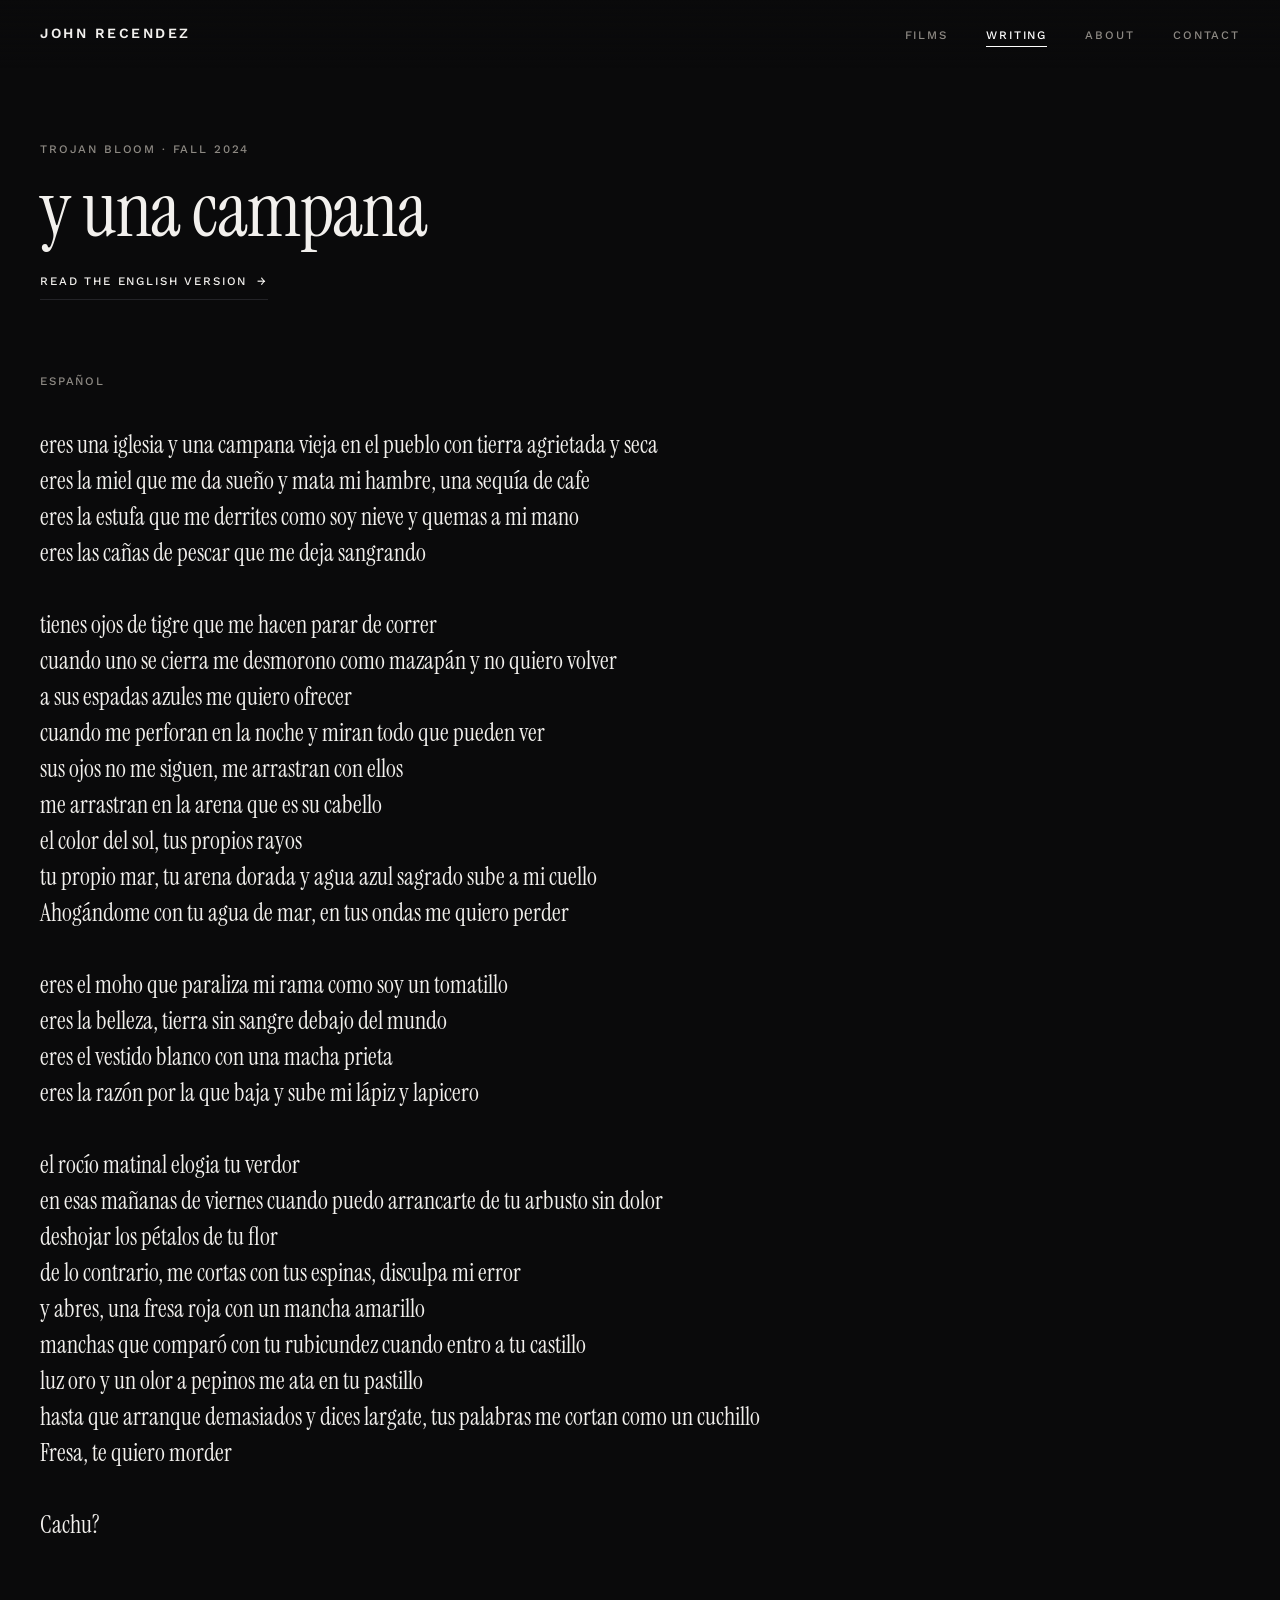
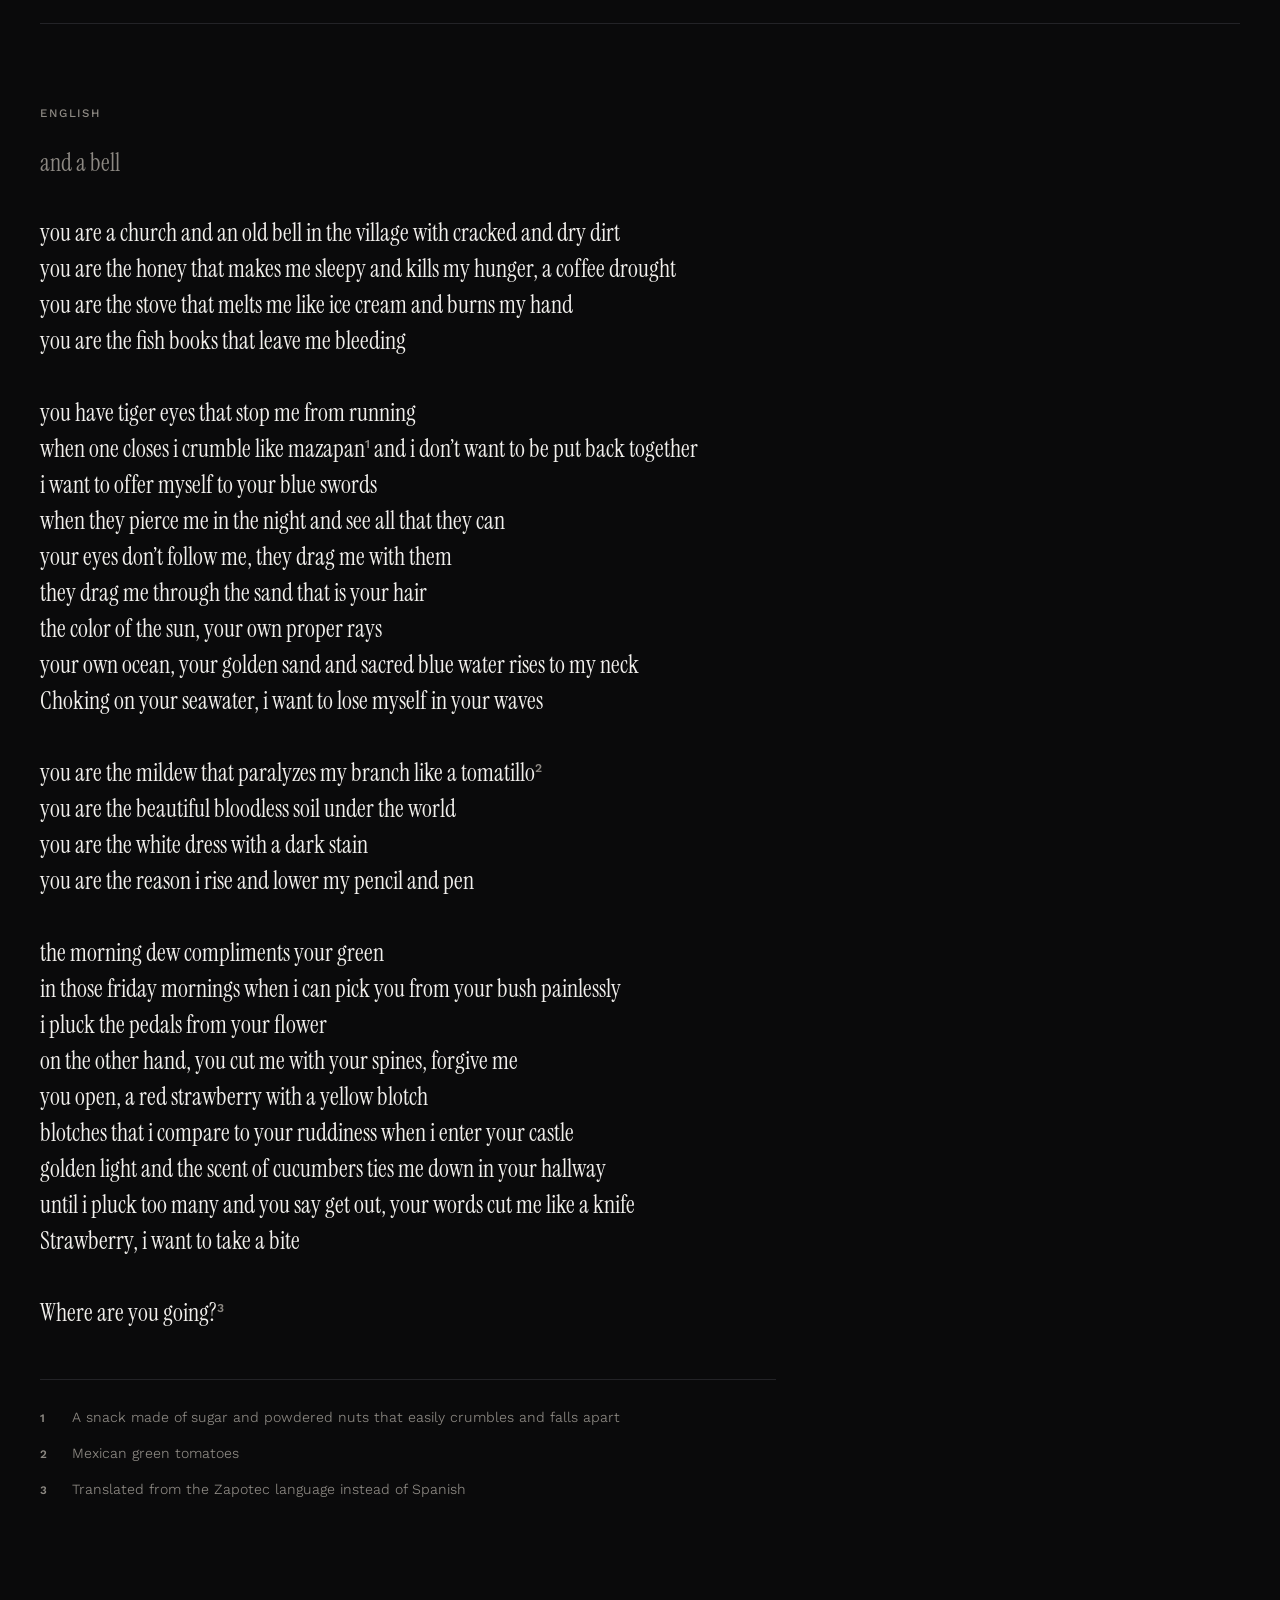
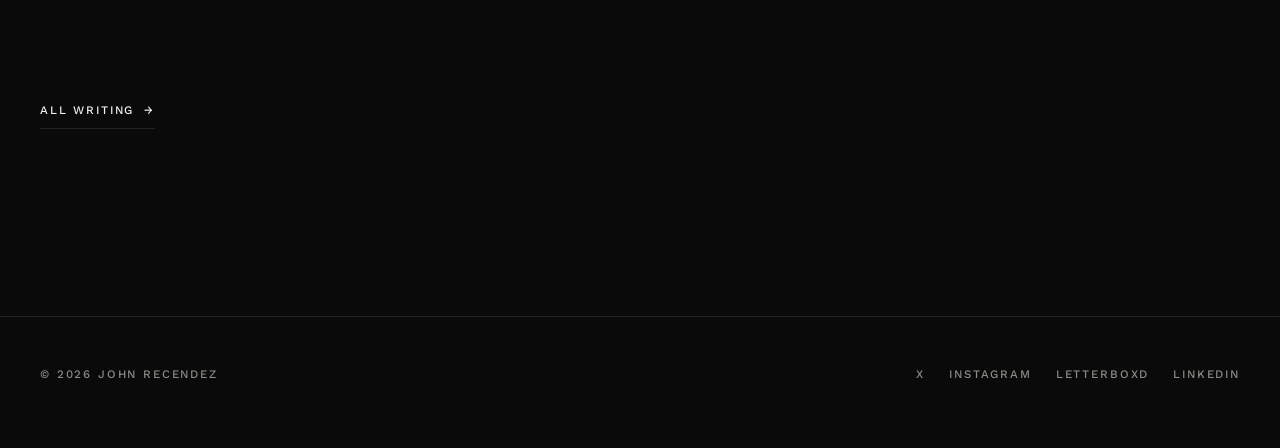
<file: writing/y-una-campana.html>
<!doctype html>
<html lang="en">
<head>
<meta charset="utf-8">
<meta name="viewport" content="width=device-width, initial-scale=1">

<title>y una campana — John Recendez</title>
<meta name="description" content="A poem by John Recendez, featured in Trojan Bloom, Fall 2024.">
<meta name="theme-color" content="#0a0a0b">
<meta property="og:type" content="article">
<meta property="og:title" content="y una campana — John Recendez">
<meta property="og:description" content="A poem by John Recendez, featured in Trojan Bloom, Fall 2024.">
<meta property="og:url" content="https://johnrecendez.github.io/John-Portfolio/writing/y-una-campana.html">
<meta property="og:image" content="https://johnrecendez.github.io/John-Portfolio/assets/img/og.jpg">
<meta name="twitter:card" content="summary_large_image">
<link rel="canonical" href="https://johnrecendez.github.io/John-Portfolio/writing/y-una-campana.html">

<link rel="icon" href="data:image/svg+xml,<svg xmlns='http://www.w3.org/2000/svg' viewBox='0 0 100 100'><rect width='100' height='100' fill='%230a0a0b'/><text x='50' y='72' font-size='64' font-family='Georgia,serif' fill='%23f2f0ed' text-anchor='middle'>R</text></svg>">
<link rel="preconnect" href="https://fonts.googleapis.com">
<link rel="preconnect" href="https://fonts.gstatic.com" crossorigin>
<link rel="stylesheet" href="https://fonts.googleapis.com/css2?family=Instrument+Serif:ital@0;1&family=Work+Sans:wght@300;400;500;600&display=swap">
<link rel="stylesheet" href="../assets/css/style.css">
</head>

<body>
<a class="skip-link" href="#main">Skip to content</a>

<header class="site-header">
  <nav class="nav wrap" aria-label="Primary">
    <a class="nav__brand" href="../">John Recendez</a>
    <button class="nav__toggle" type="button" aria-expanded="false" aria-controls="nav-menu">
      <span class="nav__toggle-bar" aria-hidden="true"></span>
      <span class="sr-only">Menu</span>
    </button>
    <ul class="nav__menu" id="nav-menu">
      <li><a href="../films.html">Films</a></li>
      <li><a href="../writing.html" aria-current="page">Writing</a></li>
      <li><a href="../about.html">About</a></li>
      <li><a href="../about.html#contact">Contact</a></li>
    </ul>
  </nav>
</header>

<main id="main">

  <section class="section section--tight">
    <div class="wrap">
      <p class="label" data-reveal>Trojan Bloom &middot; Fall 2024</p>
      <h1 class="piece__title" data-reveal>y una campana</h1>
      <div class="piece-meta" data-reveal>
        <a class="arrow" href="#english">Read the English version</a>
      </div>
    </div>
  </section>

  <section class="section" style="padding-top:0">
    <div class="wrap">

      <article class="version" id="original" data-reveal lang="es">
        <p class="label version__label" lang="en">Espa&ntilde;ol</p>

        <div class="poem">
          <p class="poem__stanza">
            <span class="poem__line">eres una iglesia y una campana vieja en el pueblo con tierra agrietada y seca</span>
            <span class="poem__line">eres la miel que me da sue&ntilde;o y mata mi hambre, una sequ&iacute;a de cafe</span>
            <span class="poem__line">eres la estufa que me derrites como soy nieve y quemas a mi mano</span>
            <span class="poem__line">eres las ca&ntilde;as de pescar que me deja sangrando</span>
          </p>
          <p class="poem__stanza">
            <span class="poem__line">tienes ojos de tigre que me hacen parar de correr</span>
            <span class="poem__line">cuando uno se cierra me desmorono como mazap&aacute;n y no quiero volver</span>
            <span class="poem__line">a sus espadas azules me quiero ofrecer</span>
            <span class="poem__line">cuando me perforan en la noche y miran todo que pueden ver</span>
            <span class="poem__line">sus ojos no me siguen, me arrastran con ellos</span>
            <span class="poem__line">me arrastran en la arena que es su cabello</span>
            <span class="poem__line">el color del sol, tus propios rayos</span>
            <span class="poem__line">tu propio mar, tu arena dorada y agua azul sagrado sube a mi cuello</span>
            <span class="poem__line">Ahog&aacute;ndome con tu agua de mar, en tus ondas me quiero perder</span>
          </p>
          <p class="poem__stanza">
            <span class="poem__line">eres el moho que paraliza mi rama como soy un tomatillo</span>
            <span class="poem__line">eres la belleza, tierra sin sangre debajo del mundo</span>
            <span class="poem__line">eres el vestido blanco con una macha prieta</span>
            <span class="poem__line">eres la raz&oacute;n por la que baja y sube mi l&aacute;piz y lapicero</span>
          </p>
          <p class="poem__stanza">
            <span class="poem__line">el roc&iacute;o matinal elogia tu verdor</span>
            <span class="poem__line">en esas ma&ntilde;anas de viernes cuando puedo arrancarte de tu arbusto sin dolor</span>
            <span class="poem__line">deshojar los p&eacute;talos de tu flor</span>
            <span class="poem__line">de lo contrario, me cortas con tus espinas, disculpa mi error</span>
            <span class="poem__line">y abres, una fresa roja con un mancha amarillo</span>
            <span class="poem__line">manchas que compar&oacute; con tu rubicundez cuando entro a tu castillo</span>
            <span class="poem__line">luz oro y un olor a pepinos me ata en tu pastillo</span>
            <span class="poem__line">hasta que arranque demasiados y dices largate, tus palabras me cortan como un cuchillo</span>
            <span class="poem__line">Fresa, te quiero morder</span>
          </p>
          <p class="poem__stanza">
            <span class="poem__line">Cachu?</span>
          </p>
        </div>
      </article>

      <article class="version" id="english" data-reveal>
        <p class="label version__label">English</p>
        <p class="piece__sub" style="margin-top:-1rem;margin-bottom:2rem">and a bell</p>

        <div class="poem">
          <p class="poem__stanza">
            <span class="poem__line">you are a church and an old bell in the village with cracked and dry dirt</span>
            <span class="poem__line">you are the honey that makes me sleepy and kills my hunger, a coffee drought</span>
            <span class="poem__line">you are the stove that melts me like ice cream and burns my hand</span>
            <span class="poem__line">you are the fish books that leave me bleeding</span>
          </p>
          <p class="poem__stanza">
            <span class="poem__line">you have tiger eyes that stop me from running</span>
            <span class="poem__line">when one closes i crumble like mazapan<sup><a href="#n1">1</a></sup> and i don&rsquo;t want to be put back together</span>
            <span class="poem__line">i want to offer myself to your blue swords</span>
            <span class="poem__line">when they pierce me in the night and see all that they can</span>
            <span class="poem__line">your eyes don&rsquo;t follow me, they drag me with them</span>
            <span class="poem__line">they drag me through the sand that is your hair</span>
            <span class="poem__line">the color of the sun, your own proper rays</span>
            <span class="poem__line">your own ocean, your golden sand and sacred blue water rises to my neck</span>
            <span class="poem__line">Choking on your seawater, i want to lose myself in your waves</span>
          </p>
          <p class="poem__stanza">
            <span class="poem__line">you are the mildew that paralyzes my branch like a tomatillo<sup><a href="#n2">2</a></sup></span>
            <span class="poem__line">you are the beautiful bloodless soil under the world</span>
            <span class="poem__line">you are the white dress with a dark stain</span>
            <span class="poem__line">you are the reason i rise and lower my pencil and pen</span>
          </p>
          <p class="poem__stanza">
            <span class="poem__line">the morning dew compliments your green</span>
            <span class="poem__line">in those friday mornings when i can pick you from your bush painlessly</span>
            <span class="poem__line">i pluck the pedals from your flower</span>
            <span class="poem__line">on the other hand, you cut me with your spines, forgive me</span>
            <span class="poem__line">you open, a red strawberry with a yellow blotch</span>
            <span class="poem__line">blotches that i compare to your ruddiness when i enter your castle</span>
            <span class="poem__line">golden light and the scent of cucumbers ties me down in your hallway</span>
            <span class="poem__line">until i pluck too many and you say get out, your words cut me like a knife</span>
            <span class="poem__line">Strawberry, i want to take a bite</span>
          </p>
          <p class="poem__stanza">
            <span class="poem__line">Where are you going?<sup><a href="#n3">3</a></sup></span>
          </p>
        </div>

        <ol class="notes">
          <li id="n1">A snack made of sugar and powdered nuts that easily crumbles and falls apart</li>
          <li id="n2">Mexican green tomatoes</li>
          <li id="n3">Translated from the Zapotec language instead of Spanish</li>
        </ol>
      </article>

    </div>
  </section>

  <section class="section--tight">
    <div class="wrap">
      <a class="arrow" href="../writing.html">All writing</a>
    </div>
  </section>

</main>

<footer class="site-footer">
  <div class="wrap site-footer__inner">
    <p class="label">&copy; <span data-year>2026</span> John Recendez</p>
    <ul class="social label">
      <li><a href="https://x.com/guseofname" rel="me noopener" target="_blank">X</a></li>
      <li><a href="https://www.instagram.com/jjohner_" rel="me noopener" target="_blank">Instagram</a></li>
      <li><a href="https://letterboxd.com/johner_/" rel="me noopener" target="_blank">Letterboxd</a></li>
      <li><a href="https://www.linkedin.com/in/john-recendez/" rel="me noopener" target="_blank">LinkedIn</a></li>
    </ul>
  </div>
</footer>

<script src="../assets/js/main.js" defer></script>
</body>
</html>
</file>
<file: assets/css/style.css>
/* ============================================================
   JOHN RECENDEZ — Filmmaker & Writer
   Tokens first. Reskinning starts and mostly ends in this block.
   ============================================================ */
:root {
  /* Color — committed dark. To go light, swap these six values. */
  --bg:         #0a0a0b;
  --bg-soft:    #121214;
  --line:       #232327;
  --text:       #f2f0ed;   /* warm off-white */
  --text-dim:   #8d8983;
  --text-bright:#ffffff;

  /* Type */
  --serif: "Instrument Serif", Iowan Old Style, "Palatino Linotype",
           Palatino, Georgia, "Times New Roman", serif;
  --sans:  "Work Sans", ui-sans-serif, system-ui, -apple-system,
           "Segoe UI", Helvetica, Arial, sans-serif;

  --step--2: 0.72rem;
  --step--1: clamp(0.80rem, 0.77rem + 0.14vw, 0.88rem);
  --step-0:  clamp(0.95rem, 0.91rem + 0.20vw, 1.05rem);
  --step-1:  clamp(1.20rem, 1.10rem + 0.50vw, 1.50rem);
  --step-2:  clamp(1.70rem, 1.40rem + 1.40vw, 2.75rem);
  --step-3:  clamp(2.60rem, 1.80rem + 3.80vw, 5.75rem);

  /* Space + shape */
  --wrap:     76rem;   /* page container   */
  --measure:  38rem;   /* reading column   */
  --gutter:   clamp(1.15rem, 4vw, 2.5rem);
  --section-y:clamp(4rem, 9vw, 7.5rem);
  --tile-gap: 2px;     /* full-bleed grid  */
  --header-h: 4.25rem;

  --ease: cubic-bezier(.22, .61, .36, 1);
}

/* ============================================================
   BASE
   ============================================================ */
*, *::before, *::after { box-sizing: border-box; }
* { margin: 0; }

html {
  scroll-behavior: smooth;
  scroll-padding-top: calc(var(--header-h) + 1rem);
  -webkit-text-size-adjust: 100%;
}
@media (prefers-reduced-motion: reduce) { html { scroll-behavior: auto; } }

body {
  background: var(--bg);
  color: var(--text);
  font: var(--step-0)/1.65 var(--sans);
  font-weight: 350;
  -webkit-font-smoothing: antialiased;
  overflow-x: hidden;
}

h1, h2, h3 { font-weight: 400; line-height: 1.06; letter-spacing: -0.015em; text-wrap: balance; }
p { text-wrap: pretty; }
img, video { display: block; max-width: 100%; height: auto; }
ul, ol { list-style: none; padding: 0; }

a { color: inherit; text-decoration: none; }
.prose a,
a.link {
  text-decoration: underline;
  text-decoration-thickness: 1px;
  text-underline-offset: 4px;
  text-decoration-color: color-mix(in oklab, currentColor 40%, transparent);
  transition: text-decoration-color .2s var(--ease), color .2s var(--ease);
}
.prose a:hover, a.link:hover { color: var(--text-bright); text-decoration-color: currentColor; }

:focus-visible { outline: 2px solid var(--text-bright); outline-offset: 3px; border-radius: 2px; }

.sr-only {
  position: absolute; width: 1px; height: 1px; padding: 0;
  overflow: hidden; clip: rect(0 0 0 0); white-space: nowrap; border: 0;
}
.skip-link {
  position: fixed; left: 50%; top: -4rem; translate: -50% 0; z-index: 200;
  background: var(--text); color: var(--bg);
  padding: .6rem 1.1rem; font-size: var(--step--1); transition: top .18s var(--ease);
}
.skip-link:focus { top: .5rem; }

.wrap    { width: min(100% - var(--gutter) * 2, var(--wrap));    margin-inline: auto; }
.measure { width: min(100% - var(--gutter) * 2, var(--measure)); margin-inline: auto; }

/* Small uppercase label — used for eyebrows, meta, nav */
.label {
  font-family: var(--sans);
  font-size: var(--step--2);
  font-weight: 500;
  letter-spacing: .16em;
  text-transform: uppercase;
  color: var(--text-dim);
}

/* ============================================================
   HEADER
   ============================================================ */
.site-header {
  position: fixed; inset: 0 0 auto; z-index: 100;
  height: var(--header-h);
  display: flex; align-items: center;
  background: linear-gradient(to bottom, rgb(10 10 11 / .92), rgb(10 10 11 / 0));
  transition: background .3s var(--ease), border-color .3s var(--ease);
  border-bottom: 1px solid transparent;
}
.site-header.is-stuck {
  background: rgb(10 10 11 / .88);
  backdrop-filter: blur(14px);
  border-bottom-color: var(--line);
}

/* Width comes from .wrap on the same element — do not set it here. */
.nav { display: flex; align-items: center; justify-content: space-between; gap: 1.5rem; }

.nav__brand {
  font-family: var(--sans);
  font-size: var(--step--1);
  font-weight: 600;
  letter-spacing: .18em;
  text-transform: uppercase;
  white-space: nowrap;
}
.nav__brand:hover { color: var(--text-bright); }

.nav__menu { display: flex; align-items: center; gap: clamp(1.4rem, 3vw, 2.4rem); }
.nav__menu a {
  font-family: var(--sans);
  font-size: var(--step--2);
  font-weight: 500;
  letter-spacing: .16em;
  text-transform: uppercase;
  color: var(--text-dim);
  padding-block: .5rem;
  position: relative;
  transition: color .2s var(--ease);
}
.nav__menu a:hover { color: var(--text); }
.nav__menu a[aria-current="page"] { color: var(--text-bright); }
.nav__menu a[aria-current="page"]::after {
  content: ""; position: absolute; left: 0; right: 0; bottom: .15rem;
  height: 1px; background: currentColor;
}

/* Hamburger — Coleman-style, mobile only */
.nav__toggle {
  display: none; place-items: center;
  width: 2.5rem; height: 2.5rem; margin-right: -.6rem;
  padding: 0; background: none; border: 0; color: inherit; cursor: pointer;
}
.nav__toggle-bar, .nav__toggle-bar::before, .nav__toggle-bar::after {
  content: ""; display: block; width: 1.35rem; height: 1px;
  background: currentColor; transition: transform .25s var(--ease), opacity .2s var(--ease);
}
.nav__toggle-bar::before { transform: translateY(-6px); }
.nav__toggle-bar::after  { transform: translateY(5px); }
.nav__toggle[aria-expanded="true"] .nav__toggle-bar { background: transparent; }
.nav__toggle[aria-expanded="true"] .nav__toggle-bar::before { transform: rotate(45deg); }
.nav__toggle[aria-expanded="true"] .nav__toggle-bar::after  { transform: translateY(-1px) rotate(-45deg); }

@media (max-width: 46rem) {
  .nav__toggle { display: grid; }
  .nav__menu {
    position: fixed; inset: var(--header-h) 0 auto;
    flex-direction: column; align-items: flex-start; gap: 0;
    padding: 1.5rem var(--gutter) 2.5rem;
    background: var(--bg); border-bottom: 1px solid var(--line);
    display: none;
  }
  .nav__menu.is-open { display: flex; }
  .nav__menu a { font-size: var(--step-1); letter-spacing: .1em; padding-block: .7rem; }
  .nav__menu a[aria-current="page"]::after { display: none; }
}

/* ============================================================
   LAYOUT PRIMITIVES
   ============================================================ */
main { padding-top: var(--header-h); }
.section { padding-block: var(--section-y); }
.section--tight { padding-block: clamp(2.5rem, 6vw, 4.5rem); }

.section__head {
  display: flex; align-items: baseline; justify-content: space-between;
  gap: 1.5rem; flex-wrap: wrap;
  padding-bottom: 1.25rem; margin-bottom: clamp(1.75rem, 4vw, 2.75rem);
  border-bottom: 1px solid var(--line);
}
.section__title { font-family: var(--serif); font-size: var(--step-2); }
.rule { border: 0; border-top: 1px solid var(--line); margin: 0; }

/* ============================================================
   HERO — Coleman's restraint: name, role, one short paragraph.
   ============================================================ */
.hero {
  min-height: clamp(30rem, 82svh, 46rem);
  display: grid; align-content: center;
  padding-block: clamp(4rem, 12vw, 8rem);
}
.hero__name {
  font-family: var(--serif);
  font-size: var(--step-3);
  line-height: .92;
  letter-spacing: -0.025em;
}
.hero__role { margin-top: 1.5rem; }
.hero__lede {
  font-family: var(--serif);
  font-size: var(--step-1);
  line-height: 1.5;
  color: var(--text-dim);
  max-width: 34ch;
  margin-top: clamp(1.75rem, 4vw, 2.5rem);
}
.hero__lede em { color: var(--text); font-style: normal; }
.hero__actions { display: flex; flex-wrap: wrap; gap: 1.75rem; margin-top: clamp(2rem, 5vw, 3rem); }

/* Understated arrow link, the only "button" on the site */
.arrow {
  display: inline-flex; align-items: center; gap: .6rem;
  font-family: var(--sans); font-size: var(--step--2); font-weight: 500;
  letter-spacing: .16em; text-transform: uppercase;
  padding-bottom: .5rem; border-bottom: 1px solid var(--line);
  transition: border-color .25s var(--ease), color .25s var(--ease);
}
.arrow::after { content: "→"; transition: transform .25s var(--ease); }
.arrow:hover { color: var(--text-bright); border-bottom-color: currentColor; }
.arrow:hover::after { transform: translateX(4px); }

/* ============================================================
   FILM GRID — full-bleed, tight gaps, 16:9 stills.
   ============================================================ */
.film-grid {
  display: grid;
  grid-template-columns: repeat(3, 1fr);
  gap: var(--tile-gap);
  width: 100%;
}
.film-grid--dense { grid-template-columns: repeat(4, 1fr); }
/* Two films in a 3-up grid left a hole in the last column. */
.film-grid--two { grid-template-columns: repeat(2, 1fr); }
@media (max-width: 62rem) {
  .film-grid, .film-grid--dense { grid-template-columns: repeat(2, 1fr); }
}
@media (max-width: 34rem) {
  .film-grid, .film-grid--dense { grid-template-columns: 1fr; }
}

.tile {
  position: relative; display: block;
  aspect-ratio: 16 / 9; overflow: hidden;
  background: var(--bg-soft);
  isolation: isolate;
}
.tile img {
  width: 100%; height: 100%; object-fit: cover;
  filter: grayscale(.35) brightness(.78);
  transition: transform .7s var(--ease), filter .5s var(--ease);
}
.tile:hover img, .tile:focus-visible img { transform: scale(1.04); filter: none; }

.tile__scrim {
  position: absolute; inset: 0; z-index: 1;
  background: linear-gradient(to top, rgb(6 6 7 / .85) 0%, rgb(6 6 7 / .25) 45%, rgb(6 6 7 / 0) 100%);
  opacity: .85; transition: opacity .4s var(--ease);
}
.tile:hover .tile__scrim { opacity: 1; }

.tile__caption {
  position: absolute; inset: auto 0 0; z-index: 2;
  padding: clamp(1rem, 2.2vw, 1.6rem);
  display: flex; align-items: flex-end; justify-content: space-between; gap: 1rem;
}
.tile__title {
  font-family: var(--serif); font-size: var(--step-1); line-height: 1.1;
  color: var(--text-bright);
}
.tile__meta { text-align: right; white-space: nowrap; }

/* Placeholder shown until a real still is dropped in */
.tile__placeholder {
  position: absolute; inset: 0; display: grid; place-items: center;
  font-family: var(--sans); font-size: var(--step--2); letter-spacing: .16em;
  text-transform: uppercase; color: #4a4a50;
  background:
    repeating-linear-gradient(135deg, transparent 0 14px, rgb(255 255 255 / .022) 14px 28px),
    var(--bg-soft);
}

/* ============================================================
   WRITING — Site 1's editorial column.
   ============================================================ */
.entries { border-top: 1px solid var(--line); }
.entry {
  display: grid; gap: .5rem 2.5rem;
  padding-block: clamp(1.5rem, 3.5vw, 2.25rem);
  border-bottom: 1px solid var(--line);
  transition: background .3s var(--ease);
}
@media (min-width: 48rem) {
  /* Last column holds publication names like THE GOBY REVIEW at .16em
     tracking — 7rem broke those onto three lines. */
  .entry { grid-template-columns: 9rem minmax(0, 1fr) 11rem; align-items: baseline; }
  .entry__where { text-align: right; }
}
.entry:hover { background: var(--bg-soft); }
/* These are spans nested inside a grid item, so they are not blockified
   automatically the way the grid's own children are. */
.entry__title, .entry__excerpt { display: block; }
.entry__title { font-family: var(--serif); font-size: var(--step-1); line-height: 1.2; }
.entry:hover .entry__title { color: var(--text-bright); }
.entry__excerpt { color: var(--text-dim); font-size: var(--step--1); margin-top: .4rem; max-width: 56ch; }

/* Long-form body copy */
.prose { font-family: var(--serif); font-size: var(--step-1); line-height: 1.62; }
.prose p + p { margin-top: 1.4em; }
.prose h2 { font-family: var(--serif); font-size: var(--step-2); margin: 2.2em 0 .7em; }
.prose blockquote {
  margin: 2em 0; padding-left: 1.5rem; border-left: 1px solid var(--line);
  color: var(--text-dim); font-style: italic;
}

/* ============================================================
   FILM DETAIL
   ============================================================ */
.film-hero { position: relative; }
.film-hero__still { aspect-ratio: 21 / 9; overflow: hidden; background: var(--bg-soft); position: relative; }
.film-hero__still img { width: 100%; height: 100%; object-fit: cover; }

.embed {
  position: relative; aspect-ratio: 16 / 9;
  background: var(--bg-soft); border: 1px solid var(--line);
}
.embed iframe { position: absolute; inset: 0; width: 100%; height: 100%; border: 0; }

.credits { display: grid; gap: 0; border-top: 1px solid var(--line); }
/* Stacked, not two-column: these sit in a ~320px sidebar, where a label
   column would leave nothing for the names. It is also how credits read. */
.credit {
  display: grid; gap: .25rem;
  padding-block: .9rem; border-bottom: 1px solid var(--line);
  font-size: var(--step--1);
}
.credit dt { color: var(--text-dim); font-family: var(--sans); font-size: var(--step--2); letter-spacing: .12em; text-transform: uppercase; }
.credit dd { margin: 0; }

.laurels { display: flex; flex-wrap: wrap; gap: .5rem; }
.laurels li {
  font-size: var(--step--2); letter-spacing: .1em; text-transform: uppercase;
  color: var(--text-dim); border: 1px solid var(--line); padding: .45rem .8rem;
}

/* ============================================================
   ABOUT
   ============================================================ */
.about { display: grid; gap: clamp(2rem, 5vw, 4rem); align-items: start; }
@media (min-width: 52rem) { .about { grid-template-columns: minmax(0, 1fr) 20rem; } }
.about__portrait { aspect-ratio: 4 / 5; overflow: hidden; background: var(--bg-soft); position: relative; }
/* The portrait runs in color; it is the one full-color image on the site. */
.about__portrait img { width: 100%; height: 100%; object-fit: cover; }

.cv { border-top: 1px solid var(--line); }
.cv__row {
  display: grid; gap: .25rem 2rem; padding-block: 1.1rem;
  border-bottom: 1px solid var(--line); font-size: var(--step--1);
}
@media (min-width: 40rem) { .cv__row { grid-template-columns: 6rem minmax(0, 1fr) auto; align-items: baseline; } }
.cv__year { color: var(--text-dim); font-variant-numeric: tabular-nums; }
.cv__note { color: var(--text-dim); }

/* ============================================================
   CONTACT + FOOTER
   ============================================================ */
.contact-email {
  font-family: var(--serif);
  font-size: clamp(1.6rem, 5vw, 3.2rem);
  line-height: 1.1; display: inline-block;
  border-bottom: 1px solid var(--line); padding-bottom: .15em;
  transition: border-color .3s var(--ease), color .3s var(--ease);
}
.contact-email:hover { color: var(--text-bright); border-bottom-color: currentColor; }

.site-footer { padding-block: 3rem 4rem; border-top: 1px solid var(--line); margin-top: var(--section-y); }
.site-footer__inner { display: flex; flex-wrap: wrap; gap: 1rem 2rem; justify-content: space-between; align-items: center; }
.site-footer a:hover { color: var(--text); }
.social { display: flex; flex-wrap: wrap; gap: 1.5rem; }

/* ============================================================
   REVEAL — animation is a nicety, content is not. main.js adds
   .reveal-off if IntersectionObserver is missing or never fires.
   ============================================================ */
@media (prefers-reduced-motion: no-preference) {
  .js [data-reveal] {
    opacity: 0; transform: translateY(18px);
    transition: opacity .7s var(--ease), transform .7s var(--ease);
  }
  .js [data-reveal].is-in { opacity: 1; transform: none; }
  .js.reveal-off [data-reveal] { opacity: 1; transform: none; transition: none; }
}

/* ============================================================
   404
   ============================================================ */
.page-404 { min-height: 68svh; display: grid; place-content: center; text-align: center; gap: 1.5rem; }
.page-404 h1 { font-family: var(--serif); font-size: var(--step-3); }

/* ============================================================
   POETRY — the line breaks are the author's. Nothing in here may
   re-flow them, so every line is its own block with a hanging
   indent: a wrapped line steps in, and never reads as a new one.
   ============================================================ */
.piece__title {
  font-family: var(--serif);
  font-size: var(--step-3);
  line-height: 1;
  margin-top: .75rem;
}
.piece__sub {
  font-family: var(--serif);
  font-size: var(--step-1);
  color: var(--text-dim);
  margin-top: .75rem;
}

/* Poems run wider than --measure: these lines are long, and a
   38rem column would wrap almost all of them. */
.poem { font-family: var(--serif); font-size: var(--step-1); line-height: 1.5; max-width: 46rem; }
.poem__stanza + .poem__stanza { margin-top: 1.5em; }
.poem__line { display: block; padding-left: 1.5em; text-indent: -1.5em; }

.poem sup, .prose sup { font-family: var(--sans); font-size: .5em; font-weight: 600; letter-spacing: .04em; }
.poem sup a, .prose sup a { text-decoration: none; color: var(--text-dim); transition: color .2s var(--ease); }
.poem sup a:hover, .prose sup a:hover { color: var(--text-bright); }

/* Original and translation, stacked. Second and later versions
   are fenced off by a rule so the switch is unmissable. */
.version + .version {
  margin-top: clamp(3rem, 7vw, 5rem);
  padding-top: clamp(3rem, 7vw, 5rem);
  border-top: 1px solid var(--line);
}
.version__label { margin-bottom: clamp(1.5rem, 3.5vw, 2.25rem); }
.version:target .version__label { color: var(--text-bright); }

.notes {
  counter-reset: note;
  max-width: 46rem;
  margin-top: clamp(2.25rem, 5vw, 3rem);
  padding-top: 1.25rem;
  border-top: 1px solid var(--line);
}
.notes li {
  counter-increment: note;
  position: relative;
  padding-left: 2rem;
  padding-block: .4rem;
  font-size: var(--step--1);
  color: var(--text-dim);
}
.notes li::before {
  content: counter(note);
  position: absolute; left: 0; top: .55rem;
  font-family: var(--sans); font-size: var(--step--2);
  font-weight: 600; letter-spacing: .04em;
}
.notes li:target { color: var(--text); }

/* Publication credit under a piece title */
.piece-meta { display: flex; flex-wrap: wrap; gap: .5rem 1.25rem; margin-top: 1.5rem; }
</file>
